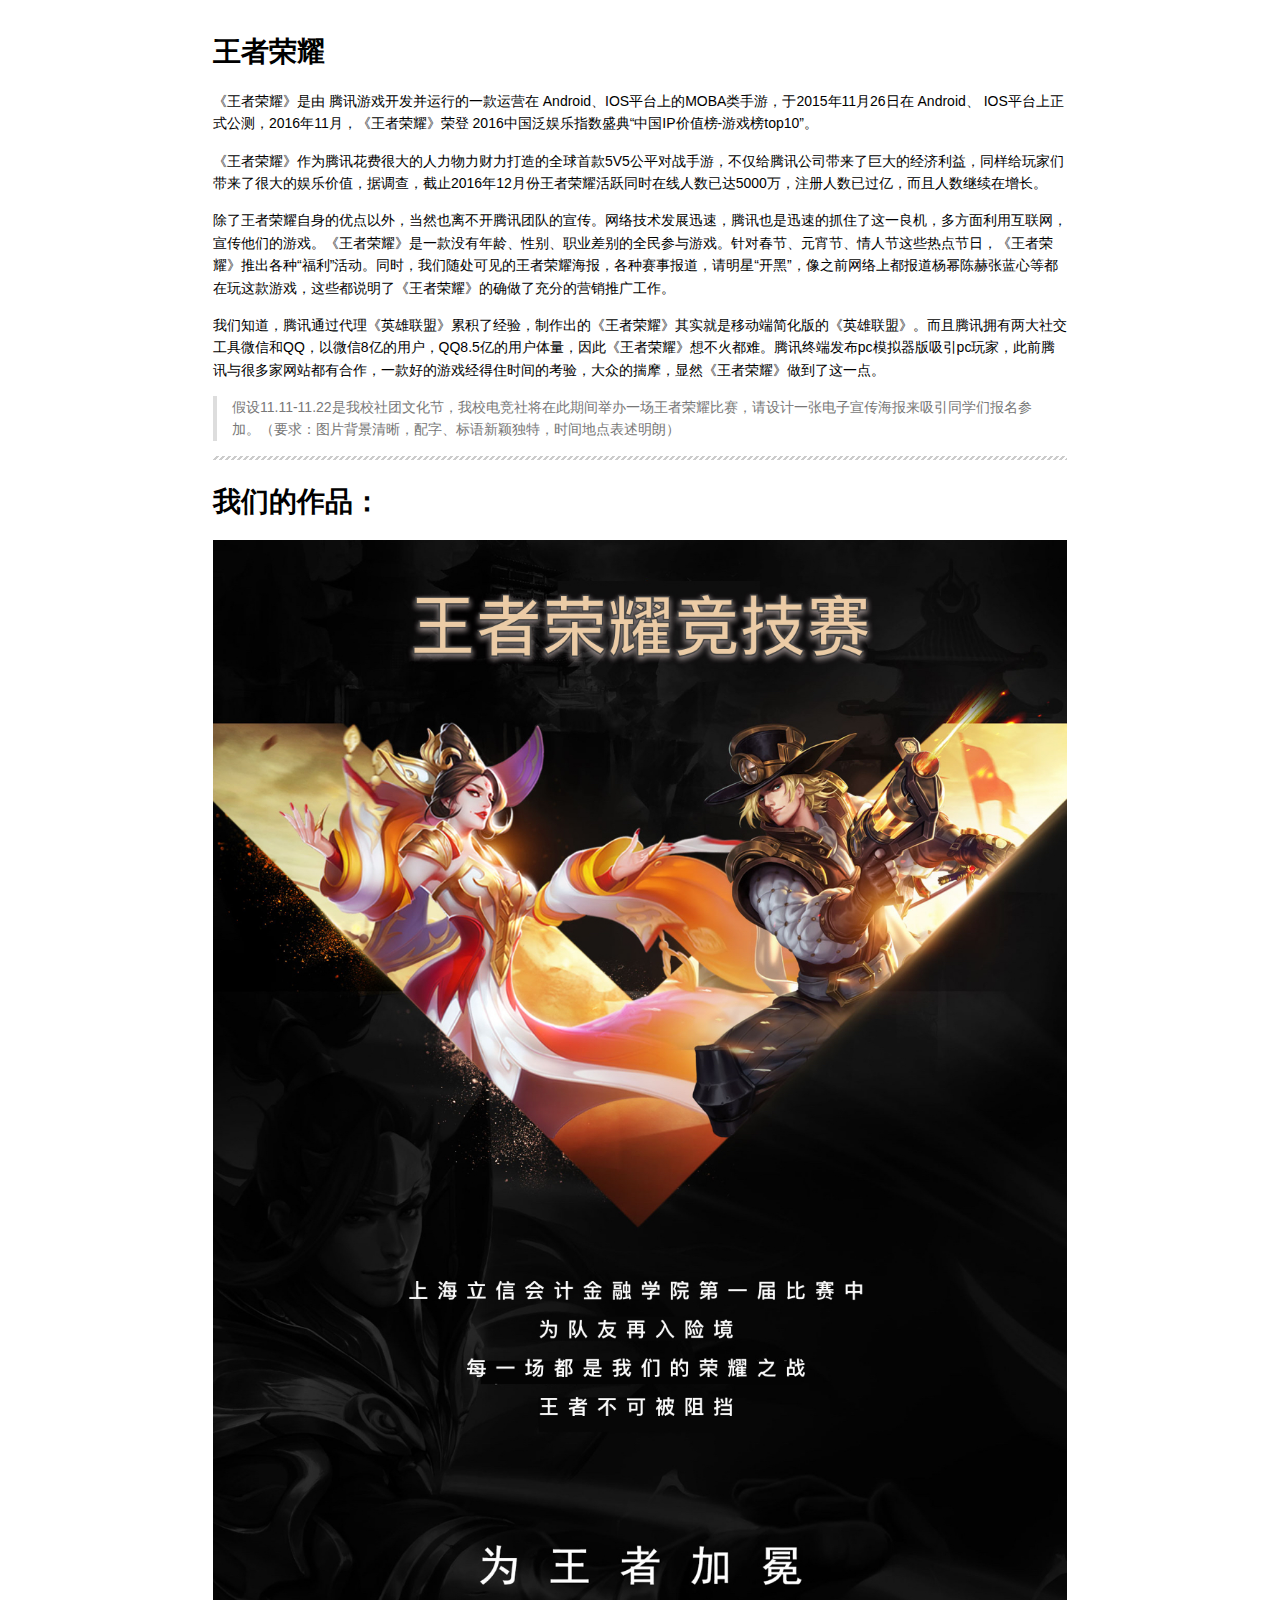
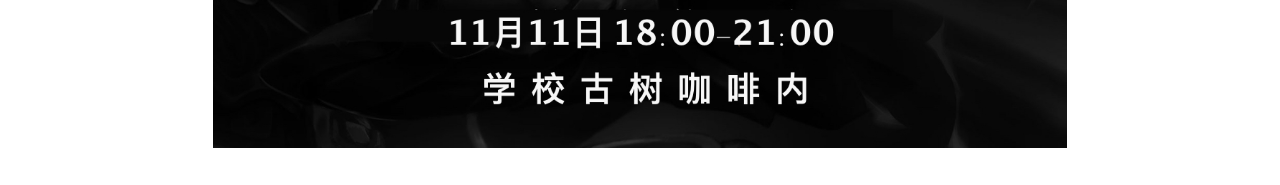
<file: 10.12.html>
<!DOCTYPE html>
<html>

<head>

<meta charset="utf-8">
<meta name="viewport" content="width=device-width, initial-scale=1.0, user-scalable=yes">
<title>10.12</title>


<style type="text/css">
body {
  font-family: Helvetica, arial, sans-serif;
  font-size: 14px;
  line-height: 1.6;
  padding-top: 10px;
  padding-bottom: 10px;
  background-color: white;
  padding: 30px; }

body > *:first-child {
  margin-top: 0 !important; }
body > *:last-child {
  margin-bottom: 0 !important; }

a {
  color: #4183C4; }
a.absent {
  color: #cc0000; }
a.anchor {
  display: block;
  padding-left: 30px;
  margin-left: -30px;
  cursor: pointer;
  position: absolute;
  top: 0;
  left: 0;
  bottom: 0; }

h1, h2, h3, h4, h5, h6 {
  margin: 20px 0 10px;
  padding: 0;
  font-weight: bold;
  -webkit-font-smoothing: antialiased;
  cursor: text;
  position: relative; }

h1:hover a.anchor, h2:hover a.anchor, h3:hover a.anchor, h4:hover a.anchor, h5:hover a.anchor, h6:hover a.anchor {
  background: url([data-uri]) no-repeat 10px center;
  text-decoration: none; }

h1 tt, h1 code {
  font-size: inherit; }

h2 tt, h2 code {
  font-size: inherit; }

h3 tt, h3 code {
  font-size: inherit; }

h4 tt, h4 code {
  font-size: inherit; }

h5 tt, h5 code {
  font-size: inherit; }

h6 tt, h6 code {
  font-size: inherit; }

h1 {
  font-size: 28px;
  color: black; }

h2 {
  font-size: 24px;
  border-bottom: 1px solid #cccccc;
  color: black; }

h3 {
  font-size: 18px; }

h4 {
  font-size: 16px; }

h5 {
  font-size: 14px; }

h6 {
  color: #777777;
  font-size: 14px; }

p, blockquote, ul, ol, dl, li, table, pre {
  margin: 15px 0; }

hr {
  background: transparent url([data-uri]) repeat-x 0 0;
  border: 0 none;
  color: #cccccc;
  height: 4px;
  padding: 0;
}

body > h2:first-child {
  margin-top: 0;
  padding-top: 0; }
body > h1:first-child {
  margin-top: 0;
  padding-top: 0; }
  body > h1:first-child + h2 {
    margin-top: 0;
    padding-top: 0; }
body > h3:first-child, body > h4:first-child, body > h5:first-child, body > h6:first-child {
  margin-top: 0;
  padding-top: 0; }

a:first-child h1, a:first-child h2, a:first-child h3, a:first-child h4, a:first-child h5, a:first-child h6 {
  margin-top: 0;
  padding-top: 0; }

h1 p, h2 p, h3 p, h4 p, h5 p, h6 p {
  margin-top: 0; }

li p.first {
  display: inline-block; }
li {
  margin: 0; }
ul, ol {
  padding-left: 30px; }

ul :first-child, ol :first-child {
  margin-top: 0; }

dl {
  padding: 0; }
  dl dt {
    font-size: 14px;
    font-weight: bold;
    font-style: italic;
    padding: 0;
    margin: 15px 0 5px; }
    dl dt:first-child {
      padding: 0; }
    dl dt > :first-child {
      margin-top: 0; }
    dl dt > :last-child {
      margin-bottom: 0; }
  dl dd {
    margin: 0 0 15px;
    padding: 0 15px; }
    dl dd > :first-child {
      margin-top: 0; }
    dl dd > :last-child {
      margin-bottom: 0; }

blockquote {
  border-left: 4px solid #dddddd;
  padding: 0 15px;
  color: #777777; }
  blockquote > :first-child {
    margin-top: 0; }
  blockquote > :last-child {
    margin-bottom: 0; }

table {
  padding: 0;border-collapse: collapse; }
  table tr {
    border-top: 1px solid #cccccc;
    background-color: white;
    margin: 0;
    padding: 0; }
    table tr:nth-child(2n) {
      background-color: #f8f8f8; }
    table tr th {
      font-weight: bold;
      border: 1px solid #cccccc;
      margin: 0;
      padding: 6px 13px; }
    table tr td {
      border: 1px solid #cccccc;
      margin: 0;
      padding: 6px 13px; }
    table tr th :first-child, table tr td :first-child {
      margin-top: 0; }
    table tr th :last-child, table tr td :last-child {
      margin-bottom: 0; }

img {
  max-width: 100%; }

span.frame {
  display: block;
  overflow: hidden; }
  span.frame > span {
    border: 1px solid #dddddd;
    display: block;
    float: left;
    overflow: hidden;
    margin: 13px 0 0;
    padding: 7px;
    width: auto; }
  span.frame span img {
    display: block;
    float: left; }
  span.frame span span {
    clear: both;
    color: #333333;
    display: block;
    padding: 5px 0 0; }
span.align-center {
  display: block;
  overflow: hidden;
  clear: both; }
  span.align-center > span {
    display: block;
    overflow: hidden;
    margin: 13px auto 0;
    text-align: center; }
  span.align-center span img {
    margin: 0 auto;
    text-align: center; }
span.align-right {
  display: block;
  overflow: hidden;
  clear: both; }
  span.align-right > span {
    display: block;
    overflow: hidden;
    margin: 13px 0 0;
    text-align: right; }
  span.align-right span img {
    margin: 0;
    text-align: right; }
span.float-left {
  display: block;
  margin-right: 13px;
  overflow: hidden;
  float: left; }
  span.float-left span {
    margin: 13px 0 0; }
span.float-right {
  display: block;
  margin-left: 13px;
  overflow: hidden;
  float: right; }
  span.float-right > span {
    display: block;
    overflow: hidden;
    margin: 13px auto 0;
    text-align: right; }

code, tt {
  margin: 0 2px;
  padding: 0 5px;
  white-space: nowrap;
  border: 1px solid #eaeaea;
  background-color: #f8f8f8;
  border-radius: 3px; }

pre code {
  margin: 0;
  padding: 0;
  white-space: pre;
  border: none;
  background: transparent; }

.highlight pre {
  background-color: #f8f8f8;
  border: 1px solid #cccccc;
  font-size: 13px;
  line-height: 19px;
  overflow: auto;
  padding: 6px 10px;
  border-radius: 3px; }

pre {
  background-color: #f8f8f8;
  border: 1px solid #cccccc;
  font-size: 13px;
  line-height: 19px;
  overflow: auto;
  padding: 6px 10px;
  border-radius: 3px; }
  pre code, pre tt {
    background-color: transparent;
    border: none; }

sup {
    font-size: 0.83em;
    vertical-align: super;
    line-height: 0;
}

kbd {
  display: inline-block;
  padding: 3px 5px;
  font-size: 11px;
  line-height: 10px;
  color: #555;
  vertical-align: middle;
  background-color: #fcfcfc;
  border: solid 1px #ccc;
  border-bottom-color: #bbb;
  border-radius: 3px;
  box-shadow: inset 0 -1px 0 #bbb
}

* {
	-webkit-print-color-adjust: exact;
}
@media screen and (min-width: 914px) {
    body {
        width: 854px;
        margin:0 auto;
    }
}
@media print {
	table, pre {
		page-break-inside: avoid;
	}
	pre {
		word-wrap: break-word;
	}
}
</style>


</head>

<body>

<h1 id="toc_0"><strong>王者荣耀</strong></h1>

<p>《王者荣耀》是由 腾讯游戏开发并运行的一款运营在 Android、IOS平台上的MOBA类手游，于2015年11月26日在 Android、 IOS平台上正式公测，2016年11月，《王者荣耀》荣登 2016中国泛娱乐指数盛典“中国IP价值榜-游戏榜top10”。</p>

<p>《王者荣耀》作为腾讯花费很大的人力物力财力打造的全球首款5V5公平对战手游，不仅给腾讯公司带来了巨大的经济利益，同样给玩家们带来了很大的娱乐价值，据调查，截止2016年12月份王者荣耀活跃同时在线人数已达5000万，注册人数已过亿，而且人数继续在增长。</p>

<p>除了王者荣耀自身的优点以外，当然也离不开腾讯团队的宣传。网络技术发展迅速，腾讯也是迅速的抓住了这一良机，多方面利用互联网，宣传他们的游戏。《王者荣耀》是一款没有年龄、性别、职业差别的全民参与游戏。针对春节、元宵节、情人节这些热点节日，《王者荣耀》推出各种“福利”活动。同时，我们随处可见的王者荣耀海报，各种赛事报道，请明星“开黑”，像之前网络上都报道杨幂陈赫张蓝心等都在玩这款游戏，这些都说明了《王者荣耀》的确做了充分的营销推广工作。</p>

<p>我们知道，腾讯通过代理《英雄联盟》累积了经验，制作出的《王者荣耀》其实就是移动端简化版的《英雄联盟》。而且腾讯拥有两大社交工具微信和QQ，以微信8亿的用户，QQ8.5亿的用户体量，因此《王者荣耀》想不火都难。腾讯终端发布pc模拟器版吸引pc玩家，此前腾讯与很多家网站都有合作，一款好的游戏经得住时间的考验，大众的揣摩，显然《王者荣耀》做到了这一点。</p>

<blockquote>
<p>假设11.11-11.22是我校社团文化节，我校电竞社将在此期间举办一场王者荣耀比赛，请设计一张电子宣传海报来吸引同学们报名参加。（要求：图片背景清晰，配字、标语新颖独特，时间地点表述明朗）</p>
</blockquote>

<hr>

<h1 id="toc_1">我们的作品：</h1>

<p><img src="images/10.12_1.jpg" alt=""></p>




</body>

</html>
</file>
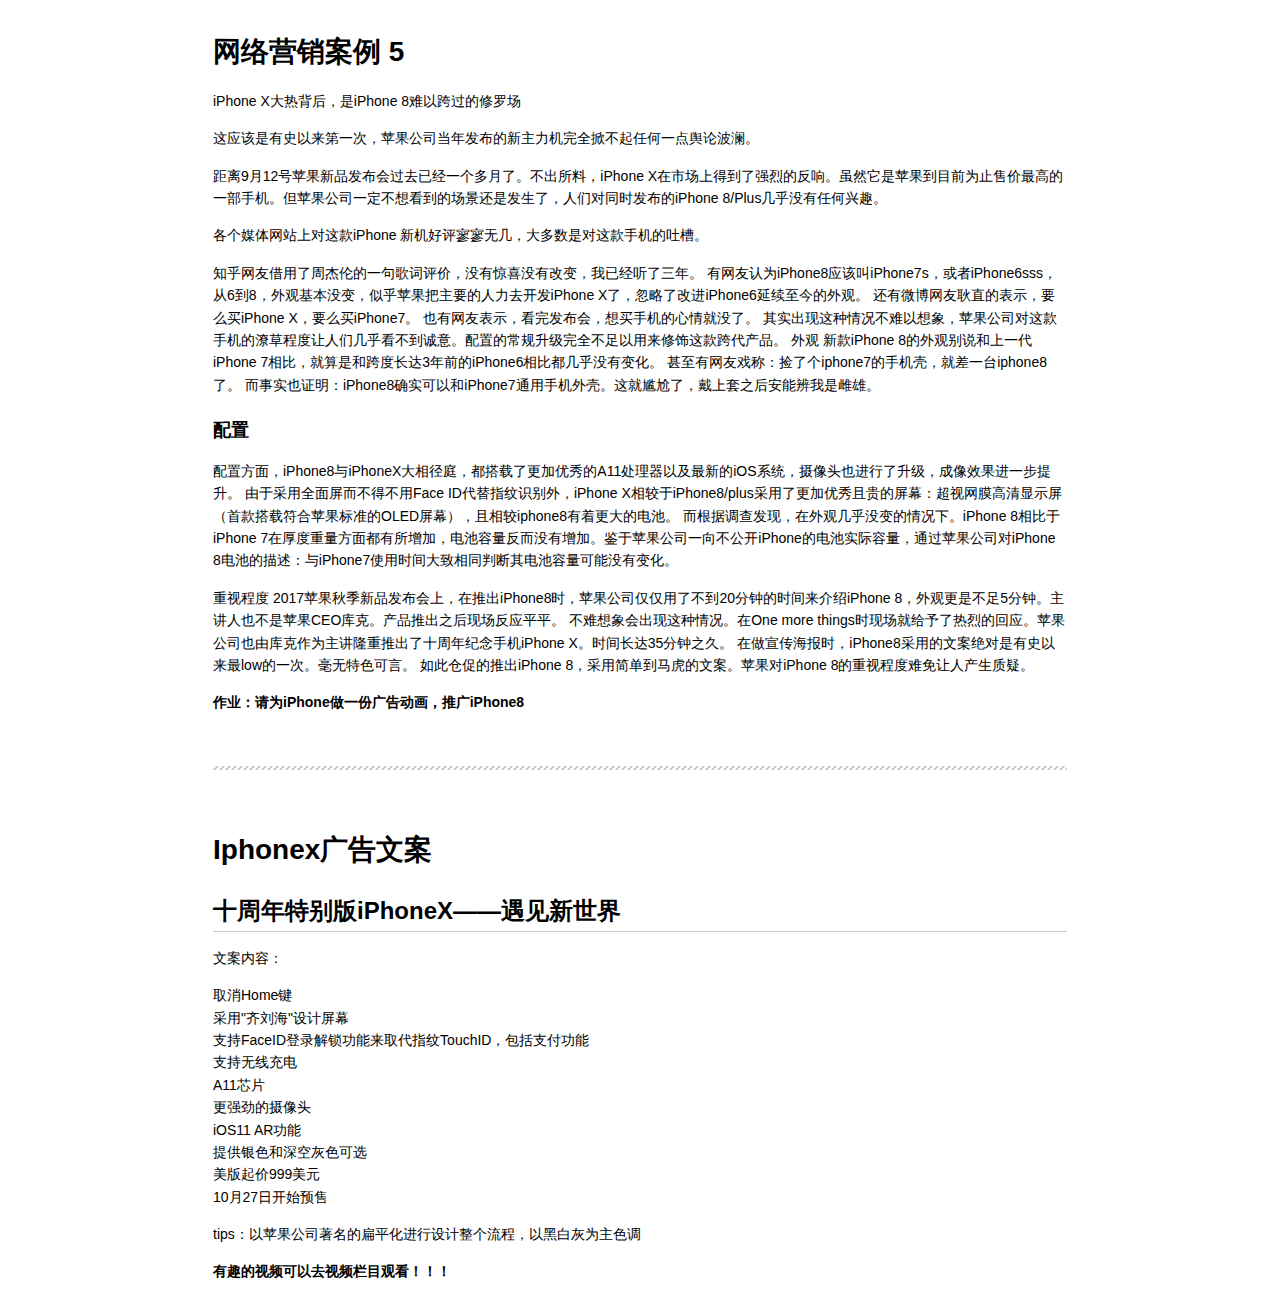
<file: 10.19.html>
<!DOCTYPE html>
<html>

<head>

<meta charset="utf-8">
<meta name="viewport" content="width=device-width, initial-scale=1.0, user-scalable=yes">
<title>10.19</title>


<style type="text/css">
body {
  font-family: Helvetica, arial, sans-serif;
  font-size: 14px;
  line-height: 1.6;
  padding-top: 10px;
  padding-bottom: 10px;
  background-color: white;
  padding: 30px; }

body > *:first-child {
  margin-top: 0 !important; }
body > *:last-child {
  margin-bottom: 0 !important; }

a {
  color: #4183C4; }
a.absent {
  color: #cc0000; }
a.anchor {
  display: block;
  padding-left: 30px;
  margin-left: -30px;
  cursor: pointer;
  position: absolute;
  top: 0;
  left: 0;
  bottom: 0; }

h1, h2, h3, h4, h5, h6 {
  margin: 20px 0 10px;
  padding: 0;
  font-weight: bold;
  -webkit-font-smoothing: antialiased;
  cursor: text;
  position: relative; }

h1:hover a.anchor, h2:hover a.anchor, h3:hover a.anchor, h4:hover a.anchor, h5:hover a.anchor, h6:hover a.anchor {
  background: url([data-uri]) no-repeat 10px center;
  text-decoration: none; }

h1 tt, h1 code {
  font-size: inherit; }

h2 tt, h2 code {
  font-size: inherit; }

h3 tt, h3 code {
  font-size: inherit; }

h4 tt, h4 code {
  font-size: inherit; }

h5 tt, h5 code {
  font-size: inherit; }

h6 tt, h6 code {
  font-size: inherit; }

h1 {
  font-size: 28px;
  color: black; }

h2 {
  font-size: 24px;
  border-bottom: 1px solid #cccccc;
  color: black; }

h3 {
  font-size: 18px; }

h4 {
  font-size: 16px; }

h5 {
  font-size: 14px; }

h6 {
  color: #777777;
  font-size: 14px; }

p, blockquote, ul, ol, dl, li, table, pre {
  margin: 15px 0; }

hr {
  background: transparent url([data-uri]) repeat-x 0 0;
  border: 0 none;
  color: #cccccc;
  height: 4px;
  padding: 0;
}

body > h2:first-child {
  margin-top: 0;
  padding-top: 0; }
body > h1:first-child {
  margin-top: 0;
  padding-top: 0; }
  body > h1:first-child + h2 {
    margin-top: 0;
    padding-top: 0; }
body > h3:first-child, body > h4:first-child, body > h5:first-child, body > h6:first-child {
  margin-top: 0;
  padding-top: 0; }

a:first-child h1, a:first-child h2, a:first-child h3, a:first-child h4, a:first-child h5, a:first-child h6 {
  margin-top: 0;
  padding-top: 0; }

h1 p, h2 p, h3 p, h4 p, h5 p, h6 p {
  margin-top: 0; }

li p.first {
  display: inline-block; }
li {
  margin: 0; }
ul, ol {
  padding-left: 30px; }

ul :first-child, ol :first-child {
  margin-top: 0; }

dl {
  padding: 0; }
  dl dt {
    font-size: 14px;
    font-weight: bold;
    font-style: italic;
    padding: 0;
    margin: 15px 0 5px; }
    dl dt:first-child {
      padding: 0; }
    dl dt > :first-child {
      margin-top: 0; }
    dl dt > :last-child {
      margin-bottom: 0; }
  dl dd {
    margin: 0 0 15px;
    padding: 0 15px; }
    dl dd > :first-child {
      margin-top: 0; }
    dl dd > :last-child {
      margin-bottom: 0; }

blockquote {
  border-left: 4px solid #dddddd;
  padding: 0 15px;
  color: #777777; }
  blockquote > :first-child {
    margin-top: 0; }
  blockquote > :last-child {
    margin-bottom: 0; }

table {
  padding: 0;border-collapse: collapse; }
  table tr {
    border-top: 1px solid #cccccc;
    background-color: white;
    margin: 0;
    padding: 0; }
    table tr:nth-child(2n) {
      background-color: #f8f8f8; }
    table tr th {
      font-weight: bold;
      border: 1px solid #cccccc;
      margin: 0;
      padding: 6px 13px; }
    table tr td {
      border: 1px solid #cccccc;
      margin: 0;
      padding: 6px 13px; }
    table tr th :first-child, table tr td :first-child {
      margin-top: 0; }
    table tr th :last-child, table tr td :last-child {
      margin-bottom: 0; }

img {
  max-width: 100%; }

span.frame {
  display: block;
  overflow: hidden; }
  span.frame > span {
    border: 1px solid #dddddd;
    display: block;
    float: left;
    overflow: hidden;
    margin: 13px 0 0;
    padding: 7px;
    width: auto; }
  span.frame span img {
    display: block;
    float: left; }
  span.frame span span {
    clear: both;
    color: #333333;
    display: block;
    padding: 5px 0 0; }
span.align-center {
  display: block;
  overflow: hidden;
  clear: both; }
  span.align-center > span {
    display: block;
    overflow: hidden;
    margin: 13px auto 0;
    text-align: center; }
  span.align-center span img {
    margin: 0 auto;
    text-align: center; }
span.align-right {
  display: block;
  overflow: hidden;
  clear: both; }
  span.align-right > span {
    display: block;
    overflow: hidden;
    margin: 13px 0 0;
    text-align: right; }
  span.align-right span img {
    margin: 0;
    text-align: right; }
span.float-left {
  display: block;
  margin-right: 13px;
  overflow: hidden;
  float: left; }
  span.float-left span {
    margin: 13px 0 0; }
span.float-right {
  display: block;
  margin-left: 13px;
  overflow: hidden;
  float: right; }
  span.float-right > span {
    display: block;
    overflow: hidden;
    margin: 13px auto 0;
    text-align: right; }

code, tt {
  margin: 0 2px;
  padding: 0 5px;
  white-space: nowrap;
  border: 1px solid #eaeaea;
  background-color: #f8f8f8;
  border-radius: 3px; }

pre code {
  margin: 0;
  padding: 0;
  white-space: pre;
  border: none;
  background: transparent; }

.highlight pre {
  background-color: #f8f8f8;
  border: 1px solid #cccccc;
  font-size: 13px;
  line-height: 19px;
  overflow: auto;
  padding: 6px 10px;
  border-radius: 3px; }

pre {
  background-color: #f8f8f8;
  border: 1px solid #cccccc;
  font-size: 13px;
  line-height: 19px;
  overflow: auto;
  padding: 6px 10px;
  border-radius: 3px; }
  pre code, pre tt {
    background-color: transparent;
    border: none; }

sup {
    font-size: 0.83em;
    vertical-align: super;
    line-height: 0;
}

kbd {
  display: inline-block;
  padding: 3px 5px;
  font-size: 11px;
  line-height: 10px;
  color: #555;
  vertical-align: middle;
  background-color: #fcfcfc;
  border: solid 1px #ccc;
  border-bottom-color: #bbb;
  border-radius: 3px;
  box-shadow: inset 0 -1px 0 #bbb
}

* {
	-webkit-print-color-adjust: exact;
}
@media screen and (min-width: 914px) {
    body {
        width: 854px;
        margin:0 auto;
    }
}
@media print {
	table, pre {
		page-break-inside: avoid;
	}
	pre {
		word-wrap: break-word;
	}
}
</style>


</head>

<body>

<h1 id="toc_0">网络营销案例 5</h1>

<p>iPhone X大热背后，是iPhone 8难以跨过的修罗场</p>

<p>这应该是有史以来第一次，苹果公司当年发布的新主力机完全掀不起任何一点舆论波澜。</p>

<p>距离9月12号苹果新品发布会过去已经一个多月了。不出所料，iPhone X在市场上得到了强烈的反响。虽然它是苹果到目前为止售价最高的一部手机。但苹果公司一定不想看到的场景还是发生了，人们对同时发布的iPhone 8/Plus几乎没有任何兴趣。</p>

<p>各个媒体网站上对这款iPhone 新机好评寥寥无几，大多数是对这款手机的吐槽。</p>

<p>知乎网友借用了周杰伦的一句歌词评价，没有惊喜没有改变，我已经听了三年。
有网友认为iPhone8应该叫iPhone7s，或者iPhone6sss，从6到8，外观基本没变，似乎苹果把主要的人力去开发iPhone X了，忽略了改进iPhone6延续至今的外观。
还有微博网友耿直的表示，要么买iPhone X，要么买iPhone7。
也有网友表示，看完发布会，想买手机的心情就没了。
其实出现这种情况不难以想象，苹果公司对这款手机的潦草程度让人们几乎看不到诚意。配置的常规升级完全不足以用来修饰这款跨代产品。
外观
新款iPhone 8的外观别说和上一代iPhone 7相比，就算是和跨度长达3年前的iPhone6相比都几乎没有变化。
甚至有网友戏称：捡了个iphone7的手机壳，就差一台iphone8了。
而事实也证明：iPhone8确实可以和iPhone7通用手机外壳。这就尴尬了，戴上套之后安能辨我是雌雄。</p>

<h3 id="toc_1">配置</h3>

<p>配置方面，iPhone8与iPhoneX大相径庭，都搭载了更加优秀的A11处理器以及最新的iOS系统，摄像头也进行了升级，成像效果进一步提升。
由于采用全面屏而不得不用Face ID代替指纹识别外，iPhone X相较于iPhone8/plus采用了更加优秀且贵的屏幕：超视网膜高清显示屏（首款搭载符合苹果标准的OLED屏幕），且相较iphone8有着更大的电池。
而根据调查发现，在外观几乎没变的情况下。iPhone 8相比于iPhone 7在厚度重量方面都有所增加，电池容量反而没有增加。鉴于苹果公司一向不公开iPhone的电池实际容量，通过苹果公司对iPhone 8电池的描述：与iPhone7使用时间大致相同判断其电池容量可能没有变化。</p>

<p>重视程度
2017苹果秋季新品发布会上，在推出iPhone8时，苹果公司仅仅用了不到20分钟的时间来介绍iPhone 8，外观更是不足5分钟。主讲人也不是苹果CEO库克。产品推出之后现场反应平平。
不难想象会出现这种情况。在One more things时现场就给予了热烈的回应。苹果公司也由库克作为主讲隆重推出了十周年纪念手机iPhone X。时间长达35分钟之久。
在做宣传海报时，iPhone8采用的文案绝对是有史以来最low的一次。毫无特色可言。
如此仓促的推出iPhone 8，采用简单到马虎的文案。苹果对iPhone 8的重视程度难免让人产生质疑。</p>

<p><strong>作业：请为iPhone做一份广告动画，推广iPhone8</strong></p>

<p><br></p>

<hr>

<p><br></p>

<h1 id="toc_2">Iphonex广告文案</h1>

<h2 id="toc_3">十周年特别版iPhoneX——遇见新世界</h2>

<p>文案内容：</p>

<p>取消Home键<br>
采用&quot;齐刘海&quot;设计屏幕<br>
支持FaceID登录解锁功能来取代指纹TouchID，包括支付功能<br>
支持无线充电<br>
A11芯片<br>
更强劲的摄像头<br>
iOS11 AR功能<br>
提供银色和深空灰色可选<br>
美版起价999美元<br>
10月27日开始预售<br></p>

<p>tips：以苹果公司著名的扁平化进行设计整个流程，以黑白灰为主色调</p>

<p><strong>有趣的视频可以去视频栏目观看！！！</strong></p>




</body>

</html>
</file>
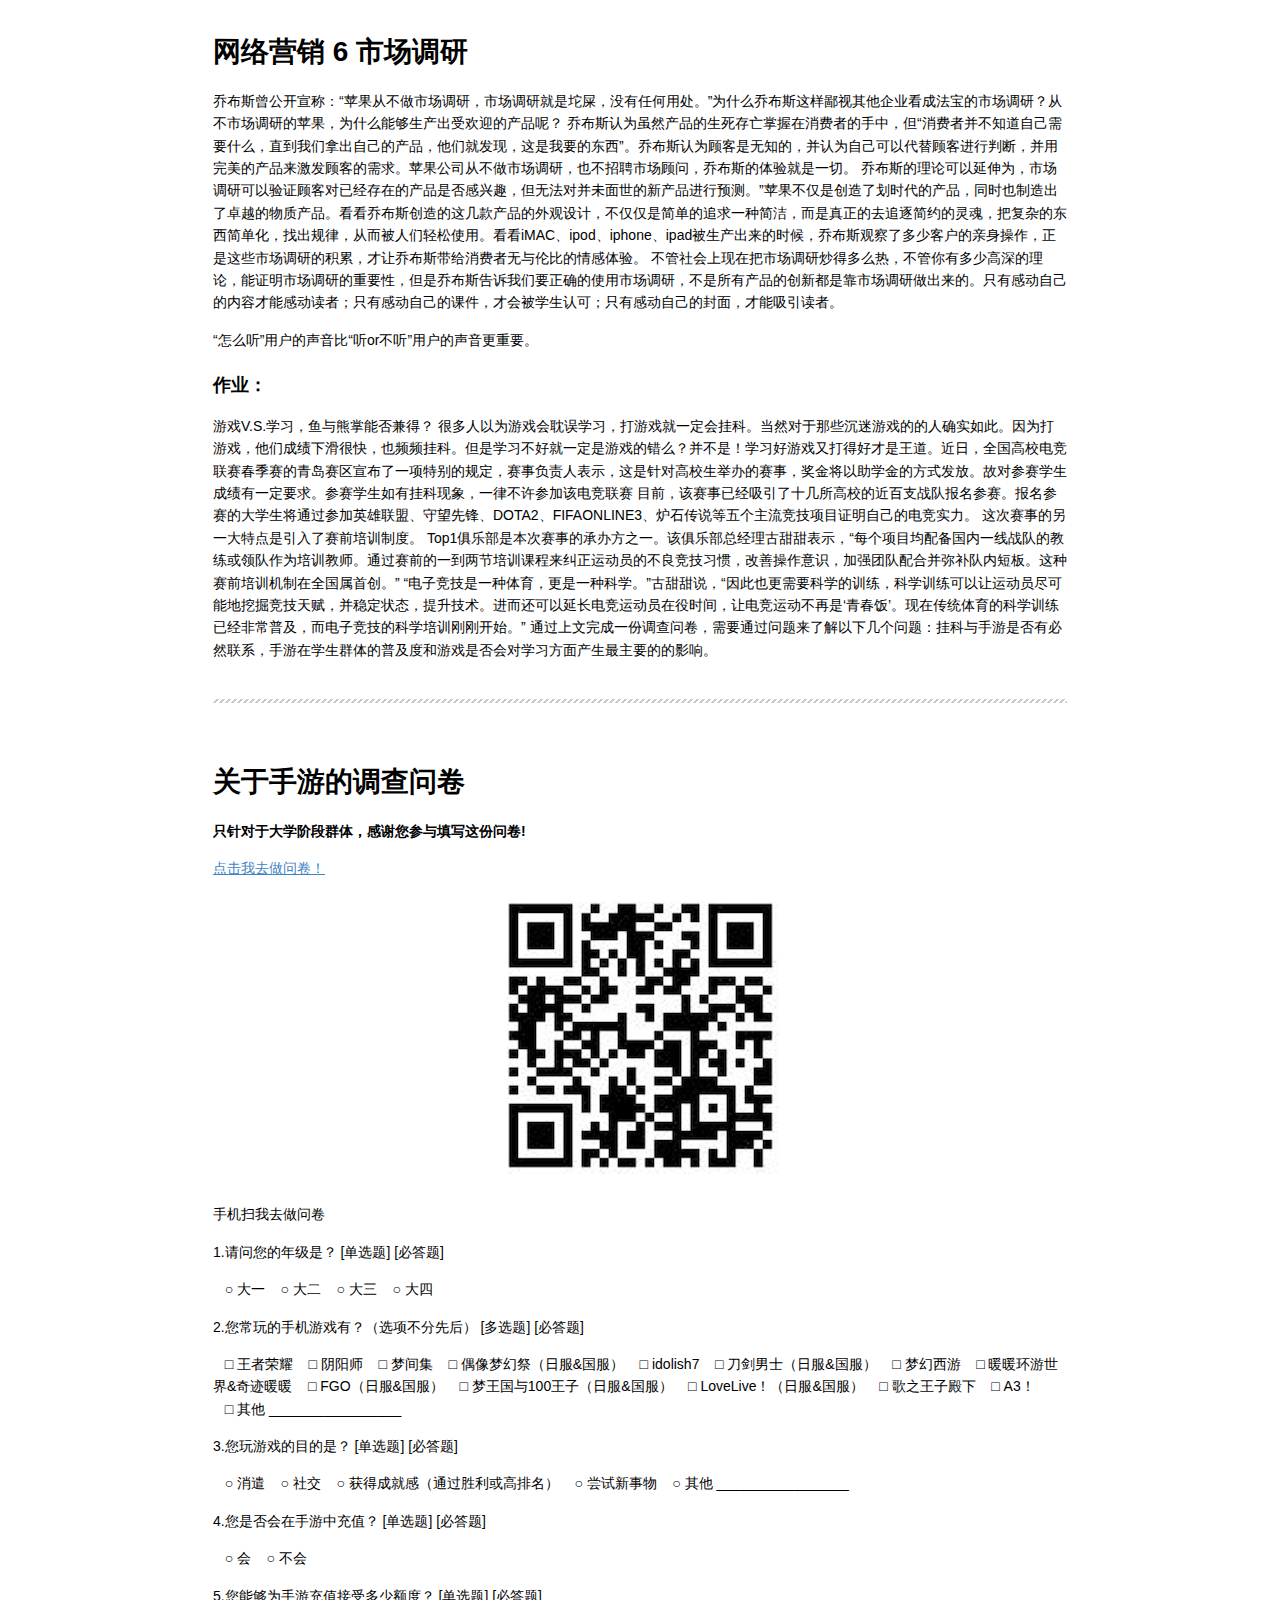
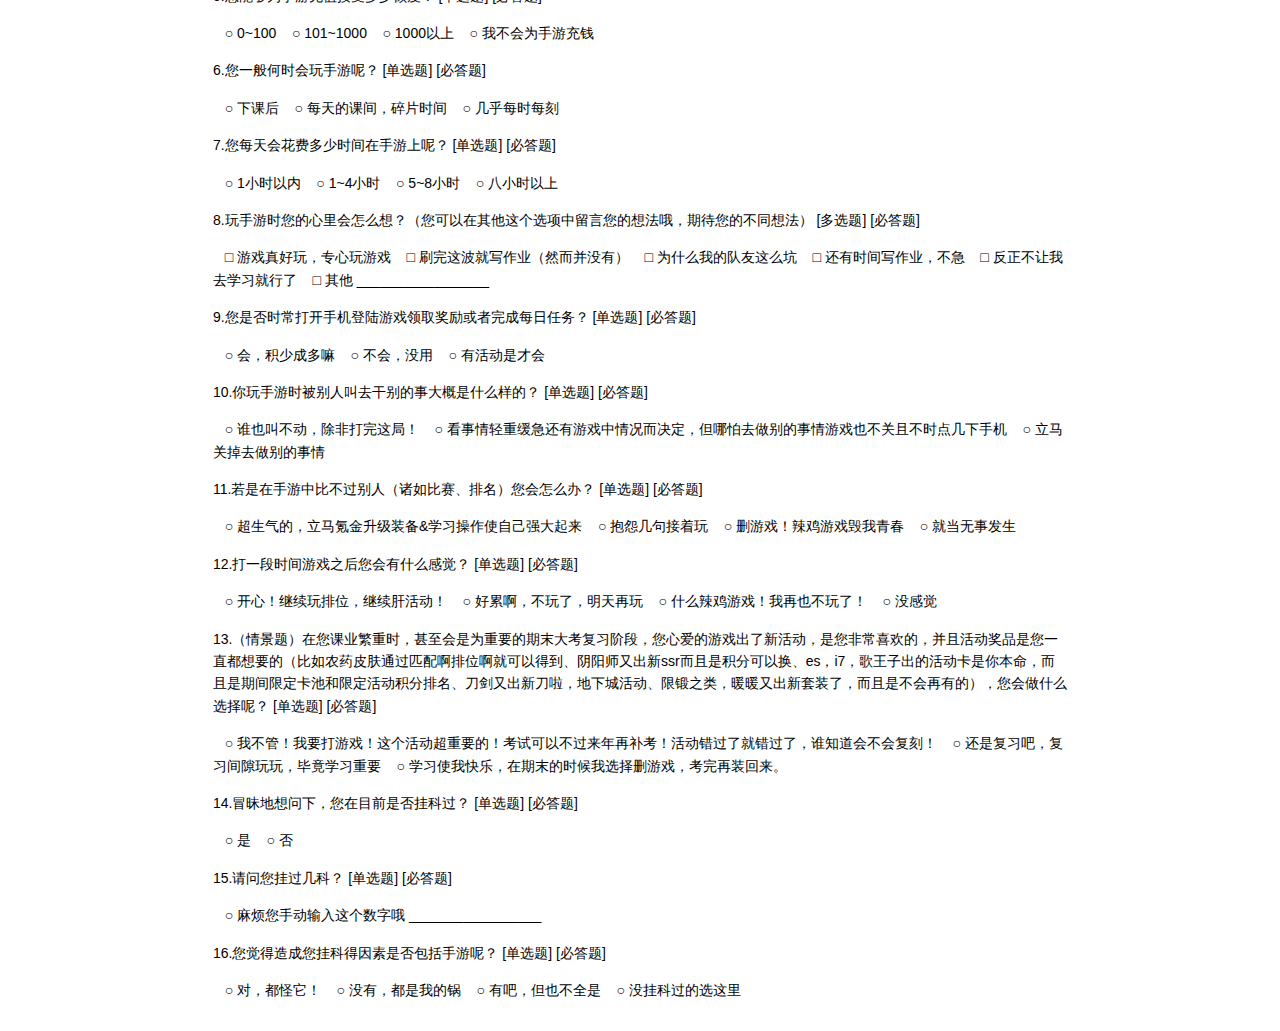
<file: 10.26.html>
<!DOCTYPE html>
<html>

<head>

<meta charset="utf-8">
<meta name="viewport" content="width=device-width, initial-scale=1.0, user-scalable=yes">
<title>10.26</title>


<style type="text/css">
body {
  font-family: Helvetica, arial, sans-serif;
  font-size: 14px;
  line-height: 1.6;
  padding-top: 10px;
  padding-bottom: 10px;
  background-color: white;
  padding: 30px; }

body > *:first-child {
  margin-top: 0 !important; }
body > *:last-child {
  margin-bottom: 0 !important; }

a {
  color: #4183C4; }
a.absent {
  color: #cc0000; }
a.anchor {
  display: block;
  padding-left: 30px;
  margin-left: -30px;
  cursor: pointer;
  position: absolute;
  top: 0;
  left: 0;
  bottom: 0; }

h1, h2, h3, h4, h5, h6 {
  margin: 20px 0 10px;
  padding: 0;
  font-weight: bold;
  -webkit-font-smoothing: antialiased;
  cursor: text;
  position: relative; }

h1:hover a.anchor, h2:hover a.anchor, h3:hover a.anchor, h4:hover a.anchor, h5:hover a.anchor, h6:hover a.anchor {
  background: url([data-uri]) no-repeat 10px center;
  text-decoration: none; }

h1 tt, h1 code {
  font-size: inherit; }

h2 tt, h2 code {
  font-size: inherit; }

h3 tt, h3 code {
  font-size: inherit; }

h4 tt, h4 code {
  font-size: inherit; }

h5 tt, h5 code {
  font-size: inherit; }

h6 tt, h6 code {
  font-size: inherit; }

h1 {
  font-size: 28px;
  color: black; }

h2 {
  font-size: 24px;
  border-bottom: 1px solid #cccccc;
  color: black; }

h3 {
  font-size: 18px; }

h4 {
  font-size: 16px; }

h5 {
  font-size: 14px; }

h6 {
  color: #777777;
  font-size: 14px; }

p, blockquote, ul, ol, dl, li, table, pre {
  margin: 15px 0; }

hr {
  background: transparent url([data-uri]) repeat-x 0 0;
  border: 0 none;
  color: #cccccc;
  height: 4px;
  padding: 0;
}

body > h2:first-child {
  margin-top: 0;
  padding-top: 0; }
body > h1:first-child {
  margin-top: 0;
  padding-top: 0; }
  body > h1:first-child + h2 {
    margin-top: 0;
    padding-top: 0; }
body > h3:first-child, body > h4:first-child, body > h5:first-child, body > h6:first-child {
  margin-top: 0;
  padding-top: 0; }

a:first-child h1, a:first-child h2, a:first-child h3, a:first-child h4, a:first-child h5, a:first-child h6 {
  margin-top: 0;
  padding-top: 0; }

h1 p, h2 p, h3 p, h4 p, h5 p, h6 p {
  margin-top: 0; }

li p.first {
  display: inline-block; }
li {
  margin: 0; }
ul, ol {
  padding-left: 30px; }

ul :first-child, ol :first-child {
  margin-top: 0; }

dl {
  padding: 0; }
  dl dt {
    font-size: 14px;
    font-weight: bold;
    font-style: italic;
    padding: 0;
    margin: 15px 0 5px; }
    dl dt:first-child {
      padding: 0; }
    dl dt > :first-child {
      margin-top: 0; }
    dl dt > :last-child {
      margin-bottom: 0; }
  dl dd {
    margin: 0 0 15px;
    padding: 0 15px; }
    dl dd > :first-child {
      margin-top: 0; }
    dl dd > :last-child {
      margin-bottom: 0; }

blockquote {
  border-left: 4px solid #dddddd;
  padding: 0 15px;
  color: #777777; }
  blockquote > :first-child {
    margin-top: 0; }
  blockquote > :last-child {
    margin-bottom: 0; }

table {
  padding: 0;border-collapse: collapse; }
  table tr {
    border-top: 1px solid #cccccc;
    background-color: white;
    margin: 0;
    padding: 0; }
    table tr:nth-child(2n) {
      background-color: #f8f8f8; }
    table tr th {
      font-weight: bold;
      border: 1px solid #cccccc;
      margin: 0;
      padding: 6px 13px; }
    table tr td {
      border: 1px solid #cccccc;
      margin: 0;
      padding: 6px 13px; }
    table tr th :first-child, table tr td :first-child {
      margin-top: 0; }
    table tr th :last-child, table tr td :last-child {
      margin-bottom: 0; }

img {
  max-width: 100%; }

span.frame {
  display: block;
  overflow: hidden; }
  span.frame > span {
    border: 1px solid #dddddd;
    display: block;
    float: left;
    overflow: hidden;
    margin: 13px 0 0;
    padding: 7px;
    width: auto; }
  span.frame span img {
    display: block;
    float: left; }
  span.frame span span {
    clear: both;
    color: #333333;
    display: block;
    padding: 5px 0 0; }
span.align-center {
  display: block;
  overflow: hidden;
  clear: both; }
  span.align-center > span {
    display: block;
    overflow: hidden;
    margin: 13px auto 0;
    text-align: center; }
  span.align-center span img {
    margin: 0 auto;
    text-align: center; }
span.align-right {
  display: block;
  overflow: hidden;
  clear: both; }
  span.align-right > span {
    display: block;
    overflow: hidden;
    margin: 13px 0 0;
    text-align: right; }
  span.align-right span img {
    margin: 0;
    text-align: right; }
span.float-left {
  display: block;
  margin-right: 13px;
  overflow: hidden;
  float: left; }
  span.float-left span {
    margin: 13px 0 0; }
span.float-right {
  display: block;
  margin-left: 13px;
  overflow: hidden;
  float: right; }
  span.float-right > span {
    display: block;
    overflow: hidden;
    margin: 13px auto 0;
    text-align: right; }

code, tt {
  margin: 0 2px;
  padding: 0 5px;
  white-space: nowrap;
  border: 1px solid #eaeaea;
  background-color: #f8f8f8;
  border-radius: 3px; }

pre code {
  margin: 0;
  padding: 0;
  white-space: pre;
  border: none;
  background: transparent; }

.highlight pre {
  background-color: #f8f8f8;
  border: 1px solid #cccccc;
  font-size: 13px;
  line-height: 19px;
  overflow: auto;
  padding: 6px 10px;
  border-radius: 3px; }

pre {
  background-color: #f8f8f8;
  border: 1px solid #cccccc;
  font-size: 13px;
  line-height: 19px;
  overflow: auto;
  padding: 6px 10px;
  border-radius: 3px; }
  pre code, pre tt {
    background-color: transparent;
    border: none; }

sup {
    font-size: 0.83em;
    vertical-align: super;
    line-height: 0;
}

kbd {
  display: inline-block;
  padding: 3px 5px;
  font-size: 11px;
  line-height: 10px;
  color: #555;
  vertical-align: middle;
  background-color: #fcfcfc;
  border: solid 1px #ccc;
  border-bottom-color: #bbb;
  border-radius: 3px;
  box-shadow: inset 0 -1px 0 #bbb
}

* {
	-webkit-print-color-adjust: exact;
}
@media screen and (min-width: 914px) {
    body {
        width: 854px;
        margin:0 auto;
    }
}
@media print {
	table, pre {
		page-break-inside: avoid;
	}
	pre {
		word-wrap: break-word;
	}
}
</style>


</head>

<body>

<h1 id="toc_0">网络营销 6 市场调研</h1>

<p>乔布斯曾公开宣称：“苹果从不做市场调研，市场调研就是坨屎，没有任何用处。”为什么乔布斯这样鄙视其他企业看成法宝的市场调研？从不市场调研的苹果，为什么能够生产出受欢迎的产品呢？
乔布斯认为虽然产品的生死存亡掌握在消费者的手中，但“消费者并不知道自己需要什么，直到我们拿出自己的产品，他们就发现，这是我要的东西”。乔布斯认为顾客是无知的，并认为自己可以代替顾客进行判断，并用完美的产品来激发顾客的需求。苹果公司从不做市场调研，也不招聘市场顾问，乔布斯的体验就是一切。
乔布斯的理论可以延伸为，市场调研可以验证顾客对已经存在的产品是否感兴趣，但无法对并未面世的新产品进行预测。”苹果不仅是创造了划时代的产品，同时也制造出了卓越的物质产品。看看乔布斯创造的这几款产品的外观设计，不仅仅是简单的追求一种简洁，而是真正的去追逐简约的灵魂，把复杂的东西简单化，找出规律，从而被人们轻松使用。看看iMAC、ipod、iphone、ipad被生产出来的时候，乔布斯观察了多少客户的亲身操作，正是这些市场调研的积累，才让乔布斯带给消费者无与伦比的情感体验。
不管社会上现在把市场调研炒得多么热，不管你有多少高深的理论，能证明市场调研的重要性，但是乔布斯告诉我们要正确的使用市场调研，不是所有产品的创新都是靠市场调研做出来的。只有感动自己的内容才能感动读者；只有感动自己的课件，才会被学生认可；只有感动自己的封面，才能吸引读者。</p>

<p>“怎么听”用户的声音比“听or不听”用户的声音更重要。</p>

<h3 id="toc_1">作业：</h3>

<p>游戏V.S.学习，鱼与熊掌能否兼得？
很多人以为游戏会耽误学习，打游戏就一定会挂科。当然对于那些沉迷游戏的的人确实如此。因为打游戏，他们成绩下滑很快，也频频挂科。但是学习不好就一定是游戏的错么？并不是！学习好游戏又打得好才是王道。近日，全国高校电竞联赛春季赛的青岛赛区宣布了一项特别的规定，赛事负责人表示，这是针对高校生举办的赛事，奖金将以助学金的方式发放。故对参赛学生成绩有一定要求。参赛学生如有挂科现象，一律不许参加该电竞联赛 目前，该赛事已经吸引了十几所高校的近百支战队报名参赛。报名参赛的大学生将通过参加英雄联盟、守望先锋、DOTA2、FIFAONLINE3、炉石传说等五个主流竞技项目证明自己的电竞实力。  这次赛事的另一大特点是引入了赛前培训制度。 Top1俱乐部是本次赛事的承办方之一。该俱乐部总经理古甜甜表示，“每个项目均配备国内一线战队的教练或领队作为培训教师。通过赛前的一到两节培训课程来纠正运动员的不良竞技习惯，改善操作意识，加强团队配合并弥补队内短板。这种赛前培训机制在全国属首创。” “电子竞技是一种体育，更是一种科学。”古甜甜说，“因此也更需要科学的训练，科学训练可以让运动员尽可能地挖掘竞技天赋，并稳定状态，提升技术。进而还可以延长电竞运动员在役时间，让电竞运动不再是‘青春饭’。现在传统体育的科学训练已经非常普及，而电子竞技的科学培训刚刚开始。”
通过上文完成一份调查问卷，需要通过问题来了解以下几个问题：挂科与手游是否有必然联系，手游在学生群体的普及度和游戏是否会对学习方面产生最主要的的影响。
<br>
<br></p>

<hr>

<p><br></p>

<h1 id="toc_2">关于手游的调查问卷</h1>

<p><strong>只针对于大学阶段群体，感谢您参与填写这份问卷!</strong></p>

<p><a href="https://www.wjx.cn/jq/17547839.aspx">点击我去做问卷！</a>
<div align='center'>
<img src="images/10.26_1.png" alt="手机扫我去做问卷">
</div><br>手机扫我去做问卷</p>

<p>1.请问您的年级是？ [单选题] [必答题]</p>

<p>   ○ 大一
   ○ 大二
   ○ 大三
   ○ 大四</p>

<p>2.您常玩的手机游戏有？（选项不分先后） [多选题] [必答题]</p>

<p>   □ 王者荣耀
   □ 阴阳师
   □ 梦间集
   □ 偶像梦幻祭（日服&amp;国服）
   □ idolish7
   □ 刀剑男士（日服&amp;国服）
   □ 梦幻西游
   □ 暖暖环游世界&amp;奇迹暖暖
   □ FGO（日服&amp;国服）
   □ 梦王国与100王子（日服&amp;国服）
   □ LoveLive！（日服&amp;国服）
   □ 歌之王子殿下
   □ A3！
   □ 其他 _________________</p>

<p>3.您玩游戏的目的是？ [单选题] [必答题]</p>

<p>   ○ 消遣
   ○ 社交
   ○ 获得成就感（通过胜利或高排名）
   ○ 尝试新事物
   ○ 其他 _________________</p>

<p>4.您是否会在手游中充值？ [单选题] [必答题]</p>

<p>   ○ 会
   ○ 不会</p>

<p>5.您能够为手游充值接受多少额度？ [单选题] [必答题]</p>

<p>   ○ 0~100
   ○ 101~1000
   ○ 1000以上
   ○ 我不会为手游充钱</p>

<p>6.您一般何时会玩手游呢？ [单选题] [必答题]</p>

<p>   ○ 下课后
   ○ 每天的课间，碎片时间
   ○ 几乎每时每刻</p>

<p>7.您每天会花费多少时间在手游上呢？ [单选题] [必答题]</p>

<p>   ○ 1小时以内
   ○ 1~4小时
   ○ 5~8小时
   ○ 八小时以上</p>

<p>8.玩手游时您的心里会怎么想？（您可以在其他这个选项中留言您的想法哦，期待您的不同想法） [多选题] [必答题]</p>

<p>   □ 游戏真好玩，专心玩游戏
   □ 刷完这波就写作业（然而并没有）
   □ 为什么我的队友这么坑
   □ 还有时间写作业，不急
   □ 反正不让我去学习就行了
   □ 其他 _________________</p>

<p>9.您是否时常打开手机登陆游戏领取奖励或者完成每日任务？ [单选题] [必答题]</p>

<p>   ○ 会，积少成多嘛
   ○ 不会，没用
   ○ 有活动是才会</p>

<p>10.你玩手游时被别人叫去干别的事大概是什么样的？ [单选题] [必答题]</p>

<p>   ○ 谁也叫不动，除非打完这局！
   ○ 看事情轻重缓急还有游戏中情况而决定，但哪怕去做别的事情游戏也不关且不时点几下手机
   ○ 立马关掉去做别的事情</p>

<p>11.若是在手游中比不过别人（诸如比赛、排名）您会怎么办？ [单选题] [必答题]</p>

<p>   ○ 超生气的，立马氪金升级装备&amp;学习操作使自己强大起来
   ○ 抱怨几句接着玩
   ○ 删游戏！辣鸡游戏毁我青春
   ○ 就当无事发生</p>

<p>12.打一段时间游戏之后您会有什么感觉？ [单选题] [必答题]</p>

<p>   ○ 开心！继续玩排位，继续肝活动！
   ○ 好累啊，不玩了，明天再玩
   ○ 什么辣鸡游戏！我再也不玩了！
   ○ 没感觉</p>

<p>13.（情景题）在您课业繁重时，甚至会是为重要的期末大考复习阶段，您心爱的游戏出了新活动，是您非常喜欢的，并且活动奖品是您一直都想要的（比如农药皮肤通过匹配啊排位啊就可以得到、阴阳师又出新ssr而且是积分可以换、es，i7，歌王子出的活动卡是你本命，而且是期间限定卡池和限定活动积分排名、刀剑又出新刀啦，地下城活动、限锻之类，暖暖又出新套装了，而且是不会再有的），您会做什么选择呢？ [单选题] [必答题]</p>

<p>   ○ 我不管！我要打游戏！这个活动超重要的！考试可以不过来年再补考！活动错过了就错过了，谁知道会不会复刻！
   ○ 还是复习吧，复习间隙玩玩，毕竟学习重要
   ○ 学习使我快乐，在期末的时候我选择删游戏，考完再装回来。</p>

<p>14.冒昧地想问下，您在目前是否挂科过？ [单选题] [必答题]</p>

<p>   ○ 是
   ○ 否</p>

<p>15.请问您挂过几科？ [单选题] [必答题]</p>

<p>   ○ 麻烦您手动输入这个数字哦 _________________</p>

<p>16.您觉得造成您挂科得因素是否包括手游呢？ [单选题] [必答题]</p>

<p>   ○ 对，都怪它！
   ○ 没有，都是我的锅
   ○ 有吧，但也不全是
   ○ 没挂科过的选这里</p>




</body>

</html>
</file>
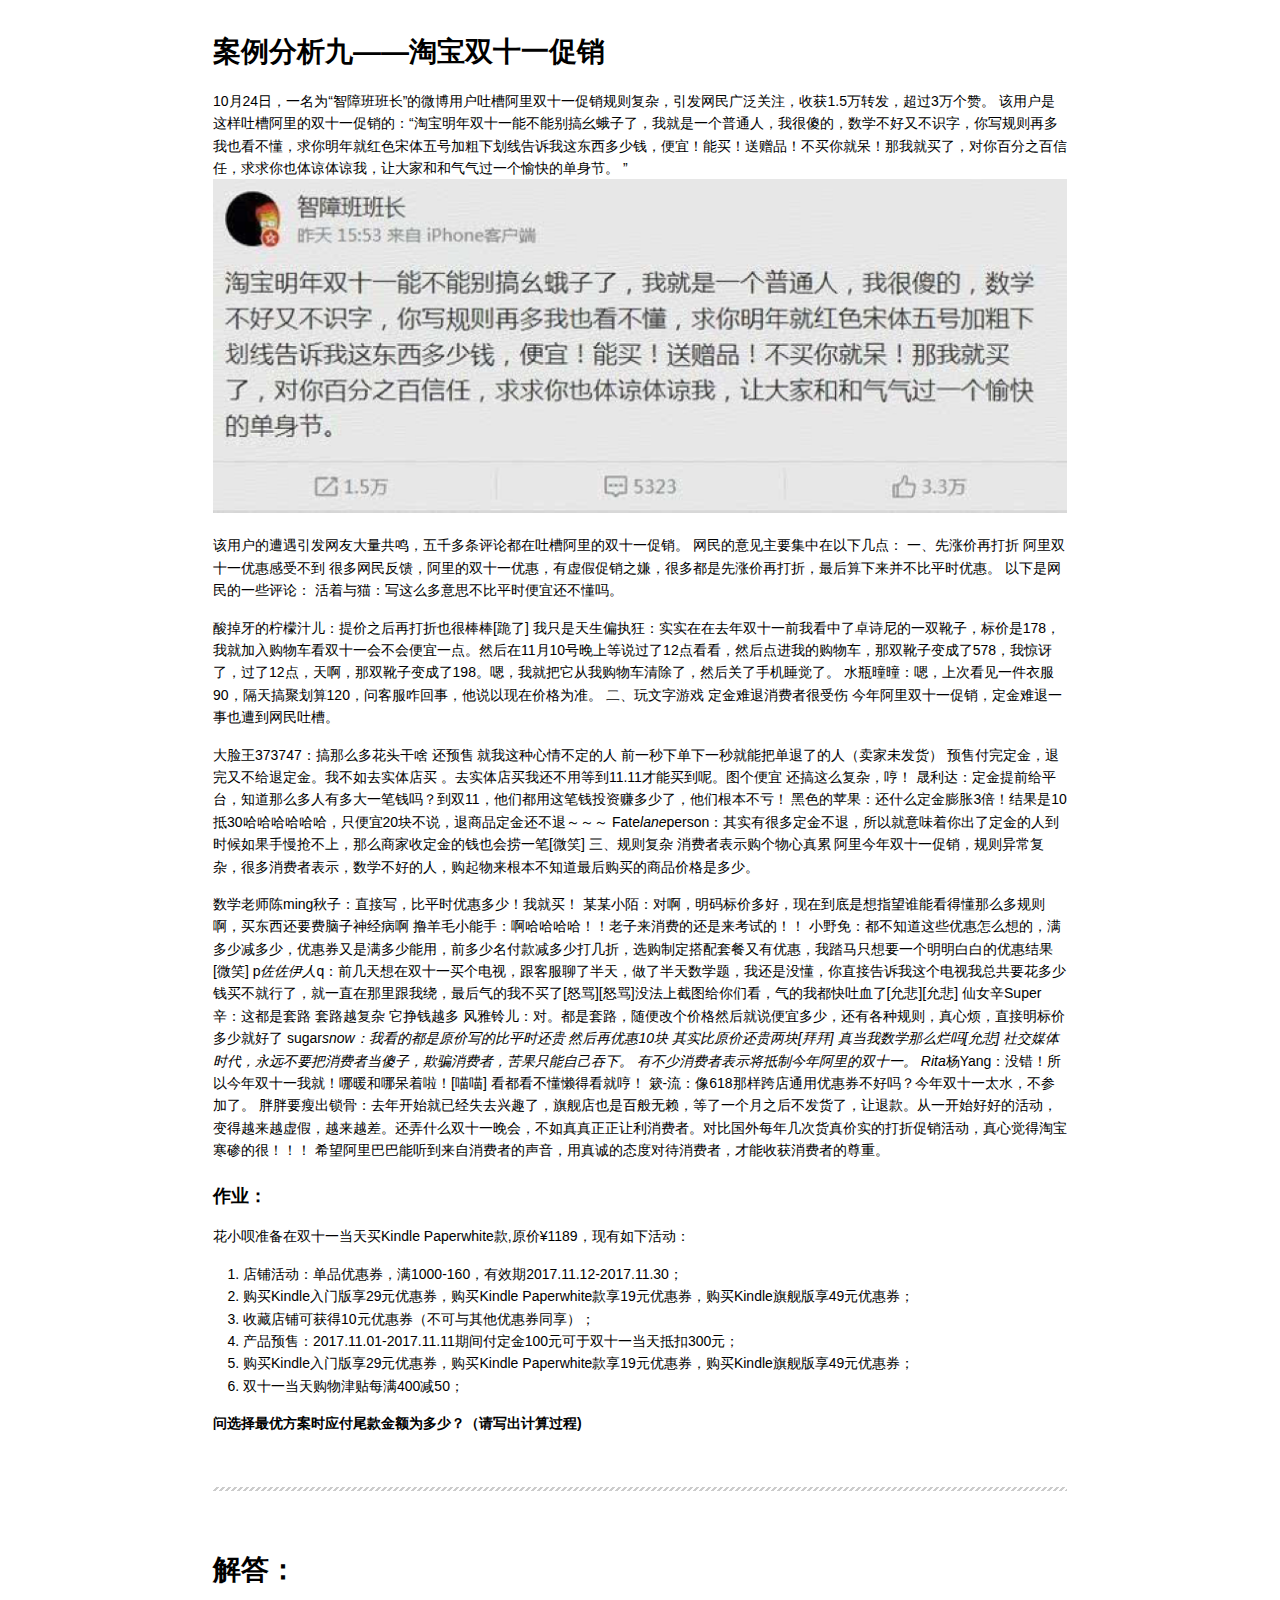
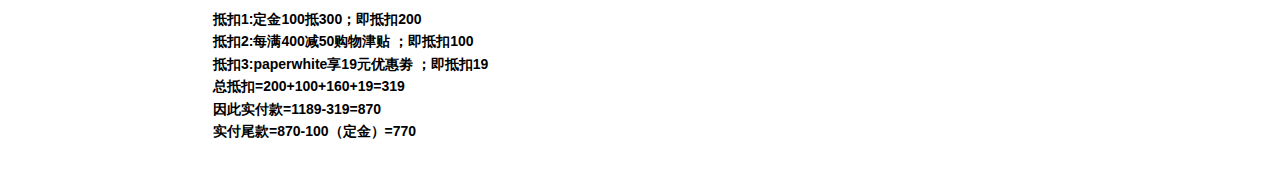
<file: 11.16.html>
<!DOCTYPE html>
<html>

<head>

<meta charset="utf-8">
<meta name="viewport" content="width=device-width, initial-scale=1.0, user-scalable=yes">
<title>11.16</title>


<style type="text/css">
body {
  font-family: Helvetica, arial, sans-serif;
  font-size: 14px;
  line-height: 1.6;
  padding-top: 10px;
  padding-bottom: 10px;
  background-color: white;
  padding: 30px; }

body > *:first-child {
  margin-top: 0 !important; }
body > *:last-child {
  margin-bottom: 0 !important; }

a {
  color: #4183C4; }
a.absent {
  color: #cc0000; }
a.anchor {
  display: block;
  padding-left: 30px;
  margin-left: -30px;
  cursor: pointer;
  position: absolute;
  top: 0;
  left: 0;
  bottom: 0; }

h1, h2, h3, h4, h5, h6 {
  margin: 20px 0 10px;
  padding: 0;
  font-weight: bold;
  -webkit-font-smoothing: antialiased;
  cursor: text;
  position: relative; }

h1:hover a.anchor, h2:hover a.anchor, h3:hover a.anchor, h4:hover a.anchor, h5:hover a.anchor, h6:hover a.anchor {
  background: url([data-uri]) no-repeat 10px center;
  text-decoration: none; }

h1 tt, h1 code {
  font-size: inherit; }

h2 tt, h2 code {
  font-size: inherit; }

h3 tt, h3 code {
  font-size: inherit; }

h4 tt, h4 code {
  font-size: inherit; }

h5 tt, h5 code {
  font-size: inherit; }

h6 tt, h6 code {
  font-size: inherit; }

h1 {
  font-size: 28px;
  color: black; }

h2 {
  font-size: 24px;
  border-bottom: 1px solid #cccccc;
  color: black; }

h3 {
  font-size: 18px; }

h4 {
  font-size: 16px; }

h5 {
  font-size: 14px; }

h6 {
  color: #777777;
  font-size: 14px; }

p, blockquote, ul, ol, dl, li, table, pre {
  margin: 15px 0; }

hr {
  background: transparent url([data-uri]) repeat-x 0 0;
  border: 0 none;
  color: #cccccc;
  height: 4px;
  padding: 0;
}

body > h2:first-child {
  margin-top: 0;
  padding-top: 0; }
body > h1:first-child {
  margin-top: 0;
  padding-top: 0; }
  body > h1:first-child + h2 {
    margin-top: 0;
    padding-top: 0; }
body > h3:first-child, body > h4:first-child, body > h5:first-child, body > h6:first-child {
  margin-top: 0;
  padding-top: 0; }

a:first-child h1, a:first-child h2, a:first-child h3, a:first-child h4, a:first-child h5, a:first-child h6 {
  margin-top: 0;
  padding-top: 0; }

h1 p, h2 p, h3 p, h4 p, h5 p, h6 p {
  margin-top: 0; }

li p.first {
  display: inline-block; }
li {
  margin: 0; }
ul, ol {
  padding-left: 30px; }

ul :first-child, ol :first-child {
  margin-top: 0; }

dl {
  padding: 0; }
  dl dt {
    font-size: 14px;
    font-weight: bold;
    font-style: italic;
    padding: 0;
    margin: 15px 0 5px; }
    dl dt:first-child {
      padding: 0; }
    dl dt > :first-child {
      margin-top: 0; }
    dl dt > :last-child {
      margin-bottom: 0; }
  dl dd {
    margin: 0 0 15px;
    padding: 0 15px; }
    dl dd > :first-child {
      margin-top: 0; }
    dl dd > :last-child {
      margin-bottom: 0; }

blockquote {
  border-left: 4px solid #dddddd;
  padding: 0 15px;
  color: #777777; }
  blockquote > :first-child {
    margin-top: 0; }
  blockquote > :last-child {
    margin-bottom: 0; }

table {
  padding: 0;border-collapse: collapse; }
  table tr {
    border-top: 1px solid #cccccc;
    background-color: white;
    margin: 0;
    padding: 0; }
    table tr:nth-child(2n) {
      background-color: #f8f8f8; }
    table tr th {
      font-weight: bold;
      border: 1px solid #cccccc;
      margin: 0;
      padding: 6px 13px; }
    table tr td {
      border: 1px solid #cccccc;
      margin: 0;
      padding: 6px 13px; }
    table tr th :first-child, table tr td :first-child {
      margin-top: 0; }
    table tr th :last-child, table tr td :last-child {
      margin-bottom: 0; }

img {
  max-width: 100%; }

span.frame {
  display: block;
  overflow: hidden; }
  span.frame > span {
    border: 1px solid #dddddd;
    display: block;
    float: left;
    overflow: hidden;
    margin: 13px 0 0;
    padding: 7px;
    width: auto; }
  span.frame span img {
    display: block;
    float: left; }
  span.frame span span {
    clear: both;
    color: #333333;
    display: block;
    padding: 5px 0 0; }
span.align-center {
  display: block;
  overflow: hidden;
  clear: both; }
  span.align-center > span {
    display: block;
    overflow: hidden;
    margin: 13px auto 0;
    text-align: center; }
  span.align-center span img {
    margin: 0 auto;
    text-align: center; }
span.align-right {
  display: block;
  overflow: hidden;
  clear: both; }
  span.align-right > span {
    display: block;
    overflow: hidden;
    margin: 13px 0 0;
    text-align: right; }
  span.align-right span img {
    margin: 0;
    text-align: right; }
span.float-left {
  display: block;
  margin-right: 13px;
  overflow: hidden;
  float: left; }
  span.float-left span {
    margin: 13px 0 0; }
span.float-right {
  display: block;
  margin-left: 13px;
  overflow: hidden;
  float: right; }
  span.float-right > span {
    display: block;
    overflow: hidden;
    margin: 13px auto 0;
    text-align: right; }

code, tt {
  margin: 0 2px;
  padding: 0 5px;
  white-space: nowrap;
  border: 1px solid #eaeaea;
  background-color: #f8f8f8;
  border-radius: 3px; }

pre code {
  margin: 0;
  padding: 0;
  white-space: pre;
  border: none;
  background: transparent; }

.highlight pre {
  background-color: #f8f8f8;
  border: 1px solid #cccccc;
  font-size: 13px;
  line-height: 19px;
  overflow: auto;
  padding: 6px 10px;
  border-radius: 3px; }

pre {
  background-color: #f8f8f8;
  border: 1px solid #cccccc;
  font-size: 13px;
  line-height: 19px;
  overflow: auto;
  padding: 6px 10px;
  border-radius: 3px; }
  pre code, pre tt {
    background-color: transparent;
    border: none; }

sup {
    font-size: 0.83em;
    vertical-align: super;
    line-height: 0;
}

kbd {
  display: inline-block;
  padding: 3px 5px;
  font-size: 11px;
  line-height: 10px;
  color: #555;
  vertical-align: middle;
  background-color: #fcfcfc;
  border: solid 1px #ccc;
  border-bottom-color: #bbb;
  border-radius: 3px;
  box-shadow: inset 0 -1px 0 #bbb
}

* {
	-webkit-print-color-adjust: exact;
}
@media screen and (min-width: 914px) {
    body {
        width: 854px;
        margin:0 auto;
    }
}
@media print {
	table, pre {
		page-break-inside: avoid;
	}
	pre {
		word-wrap: break-word;
	}
}
</style>


</head>

<body>

<h1 id="toc_0">案例分析九——淘宝双十一促销</h1>

<p>10月24日，一名为“智障班班长”的微博用户吐槽阿里双十一促销规则复杂，引发网民广泛关注，收获1.5万转发，超过3万个赞。
该用户是这样吐槽阿里的双十一促销的：“淘宝明年双十一能不能别搞幺蛾子了，我就是一个普通人，我很傻的，数学不好又不识字，你写规则再多我也看不懂，求你明年就红色宋体五号加粗下划线告诉我这东西多少钱，便宜！能买！送赠品！不买你就呆！那我就买了，对你百分之百信任，求求你也体谅体谅我，让大家和和气气过一个愉快的单身节。 ”
<img src="images/11.16_1.png" alt=""></p>

<p>该用户的遭遇引发网友大量共鸣，五千多条评论都在吐槽阿里的双十一促销。
网民的意见主要集中在以下几点：
一、先涨价再打折 阿里双十一优惠感受不到
很多网民反馈，阿里的双十一优惠，有虚假促销之嫌，很多都是先涨价再打折，最后算下来并不比平时优惠。
以下是网民的一些评论：
活着与猫：写这么多意思不比平时便宜还不懂吗。</p>

<p>酸掉牙的柠檬汁儿：提价之后再打折也很棒棒[跪了]
我只是天生偏执狂：实实在在去年双十一前我看中了卓诗尼的一双靴子，标价是178，我就加入购物车看双十一会不会便宜一点。然后在11月10号晚上等说过了12点看看，然后点进我的购物车，那双靴子变成了578，我惊讶了，过了12点，天啊，那双靴子变成了198。嗯，我就把它从我购物车清除了，然后关了手机睡觉了。
水瓶曈曈：嗯，上次看见一件衣服90，隔天搞聚划算120，问客服咋回事，他说以现在价格为准。
二、玩文字游戏 定金难退消费者很受伤
今年阿里双十一促销，定金难退一事也遭到网民吐槽。</p>

<p>大脸王373747：搞那么多花头干啥 还预售 就我这种心情不定的人 前一秒下单下一秒就能把单退了的人（卖家未发货） 预售付完定金，退完又不给退定金。我不如去实体店买 。去实体店买我还不用等到11.11才能买到呢。图个便宜 还搞这么复杂，哼！
晟利达：定金提前给平台，知道那么多人有多大一笔钱吗？到双11，他们都用这笔钱投资赚多少了，他们根本不亏！
黑色的苹果：还什么定金膨胀3倍！结果是10抵30哈哈哈哈哈哈，只便宜20块不说，退商品定金还不退～～～
Fate<em>lane</em>person：其实有很多定金不退，所以就意味着你出了定金的人到时候如果手慢抢不上，那么商家收定金的钱也会捞一笔[微笑]
三、规则复杂 消费者表示购个物心真累
阿里今年双十一促销，规则异常复杂，很多消费者表示，数学不好的人，购起物来根本不知道最后购买的商品价格是多少。</p>

<p>数学老师陈ming秋子：直接写，比平时优惠多少！我就买！
某某小陌：对啊，明码标价多好，现在到底是想指望谁能看得懂那么多规则啊，买东西还要费脑子神经病啊
撸羊毛小能手：啊哈哈哈哈！！老子来消费的还是来考试的！！
小野免：都不知道这些优惠怎么想的，满多少减多少，优惠券又是满多少能用，前多少名付款减多少打几折，选购制定搭配套餐又有优惠，我踏马只想要一个明明白白的优惠结果[微笑]
p<em>佐佐伊人</em>q：前几天想在双十一买个电视，跟客服聊了半天，做了半天数学题，我还是没懂，你直接告诉我这个电视我总共要花多少钱买不就行了，就一直在那里跟我绕，最后气的我不买了[怒骂][怒骂]没法上截图给你们看，气的我都快吐血了[允悲][允悲]
仙女辛Super辛：这都是套路 套路越复杂 它挣钱越多
风雅铃儿：对。都是套路，随便改个价格然后就说便宜多少，还有各种规则，真心烦，直接明标价多少就好了
sugar<em>snow：我看的都是原价写的比平时还贵 然后再优惠10块 其实比原价还贵两块[拜拜] 真当我数学那么烂吗[允悲]
社交媒体时代，永远不要把消费者当傻子，欺骗消费者，苦果只能自己吞下。
有不少消费者表示将抵制今年阿里的双十一。
Rita</em>杨Yang：没错！所以今年双十一我就！哪暖和哪呆着啦！[喵喵] 看都看不懂懒得看就哼！
簌-流：像618那样跨店通用优惠券不好吗？今年双十一太水，不参加了。
胖胖要瘦出锁骨：去年开始就已经失去兴趣了，旗舰店也是百般无赖，等了一个月之后不发货了，让退款。从一开始好好的活动，变得越来越虚假，越来越差。还弄什么双十一晚会，不如真真正正让利消费者。对比国外每年几次货真价实的打折促销活动，真心觉得淘宝寒碜的很！！！
希望阿里巴巴能听到来自消费者的声音，用真诚的态度对待消费者，才能收获消费者的尊重。</p>

<h3 id="toc_1">作业：</h3>

<p>花小呗准备在双十一当天买Kindle Paperwhite款,原价¥1189，现有如下活动：</p>

<ol>
<li>店铺活动：单品优惠券，满1000-160，有效期2017.11.12-2017.11.30；</li>
<li>购买Kindle入门版享29元优惠券，购买Kindle Paperwhite款享19元优惠券，购买Kindle旗舰版享49元优惠券；</li>
<li>收藏店铺可获得10元优惠券（不可与其他优惠券同享）；</li>
<li>产品预售：2017.11.01-2017.11.11期间付定金100元可于双十一当天抵扣300元；</li>
<li>购买Kindle入门版享29元优惠券，购买Kindle Paperwhite款享19元优惠券，购买Kindle旗舰版享49元优惠券；</li>
<li>双十一当天购物津贴每满400减50；</li>
</ol>

<p><strong>问选择最优方案时应付尾款金额为多少？（请写出计算过程)</strong></p>

<p><br></p>

<hr>

<p><br></p>

<h1 id="toc_2">解答：</h1>

<p><strong>抵扣1:定金100抵300；即抵扣200<br>
抵扣2:每满400减50购物津贴 ；即抵扣100<br>
抵扣3:paperwhite享19元优惠劵 ；即抵扣19<br>
总抵扣=200+100+160+19=319<br>
因此实付款=1189-319=870<br>
实付尾款=870-100（定金）=770</strong></p>




</body>

</html>
</file>
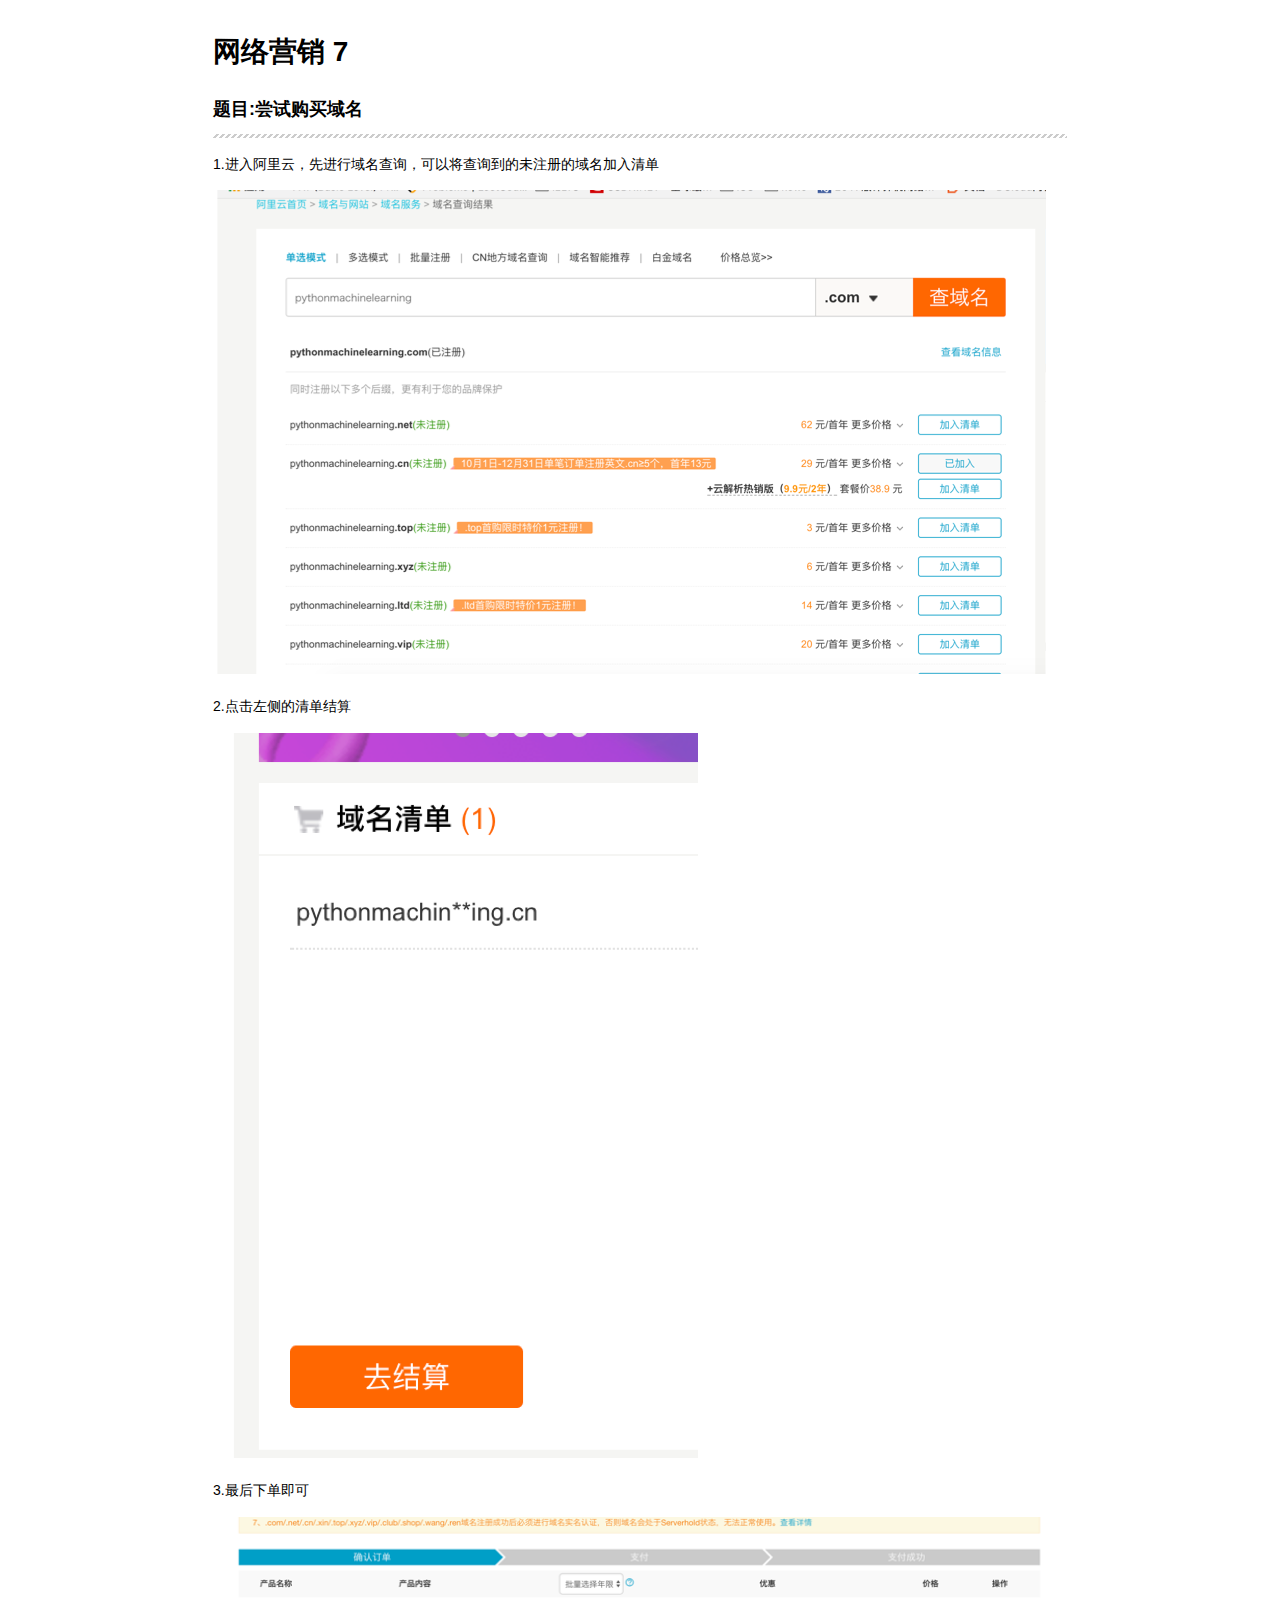
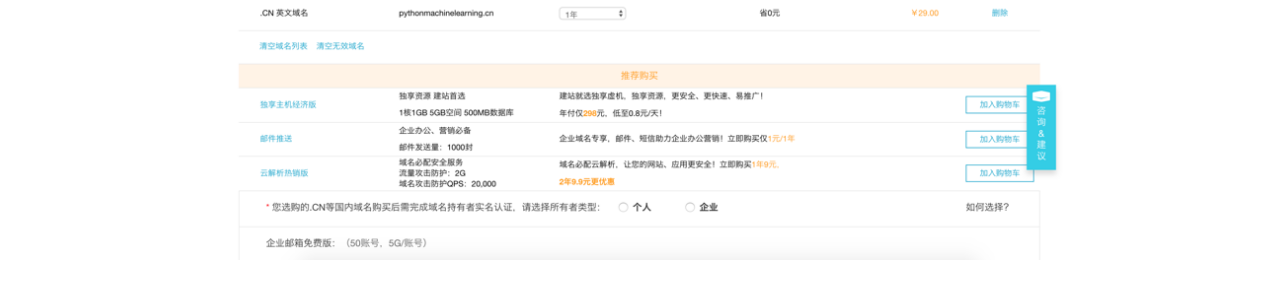
<file: 11.2.html>
<!DOCTYPE html>
<html>

<head>

<meta charset="utf-8">
<meta name="viewport" content="width=device-width, initial-scale=1.0, user-scalable=yes">
<title>11.2</title>


<style type="text/css">
body {
  font-family: Helvetica, arial, sans-serif;
  font-size: 14px;
  line-height: 1.6;
  padding-top: 10px;
  padding-bottom: 10px;
  background-color: white;
  padding: 30px; }

body > *:first-child {
  margin-top: 0 !important; }
body > *:last-child {
  margin-bottom: 0 !important; }

a {
  color: #4183C4; }
a.absent {
  color: #cc0000; }
a.anchor {
  display: block;
  padding-left: 30px;
  margin-left: -30px;
  cursor: pointer;
  position: absolute;
  top: 0;
  left: 0;
  bottom: 0; }

h1, h2, h3, h4, h5, h6 {
  margin: 20px 0 10px;
  padding: 0;
  font-weight: bold;
  -webkit-font-smoothing: antialiased;
  cursor: text;
  position: relative; }

h1:hover a.anchor, h2:hover a.anchor, h3:hover a.anchor, h4:hover a.anchor, h5:hover a.anchor, h6:hover a.anchor {
  background: url([data-uri]) no-repeat 10px center;
  text-decoration: none; }

h1 tt, h1 code {
  font-size: inherit; }

h2 tt, h2 code {
  font-size: inherit; }

h3 tt, h3 code {
  font-size: inherit; }

h4 tt, h4 code {
  font-size: inherit; }

h5 tt, h5 code {
  font-size: inherit; }

h6 tt, h6 code {
  font-size: inherit; }

h1 {
  font-size: 28px;
  color: black; }

h2 {
  font-size: 24px;
  border-bottom: 1px solid #cccccc;
  color: black; }

h3 {
  font-size: 18px; }

h4 {
  font-size: 16px; }

h5 {
  font-size: 14px; }

h6 {
  color: #777777;
  font-size: 14px; }

p, blockquote, ul, ol, dl, li, table, pre {
  margin: 15px 0; }

hr {
  background: transparent url([data-uri]) repeat-x 0 0;
  border: 0 none;
  color: #cccccc;
  height: 4px;
  padding: 0;
}

body > h2:first-child {
  margin-top: 0;
  padding-top: 0; }
body > h1:first-child {
  margin-top: 0;
  padding-top: 0; }
  body > h1:first-child + h2 {
    margin-top: 0;
    padding-top: 0; }
body > h3:first-child, body > h4:first-child, body > h5:first-child, body > h6:first-child {
  margin-top: 0;
  padding-top: 0; }

a:first-child h1, a:first-child h2, a:first-child h3, a:first-child h4, a:first-child h5, a:first-child h6 {
  margin-top: 0;
  padding-top: 0; }

h1 p, h2 p, h3 p, h4 p, h5 p, h6 p {
  margin-top: 0; }

li p.first {
  display: inline-block; }
li {
  margin: 0; }
ul, ol {
  padding-left: 30px; }

ul :first-child, ol :first-child {
  margin-top: 0; }

dl {
  padding: 0; }
  dl dt {
    font-size: 14px;
    font-weight: bold;
    font-style: italic;
    padding: 0;
    margin: 15px 0 5px; }
    dl dt:first-child {
      padding: 0; }
    dl dt > :first-child {
      margin-top: 0; }
    dl dt > :last-child {
      margin-bottom: 0; }
  dl dd {
    margin: 0 0 15px;
    padding: 0 15px; }
    dl dd > :first-child {
      margin-top: 0; }
    dl dd > :last-child {
      margin-bottom: 0; }

blockquote {
  border-left: 4px solid #dddddd;
  padding: 0 15px;
  color: #777777; }
  blockquote > :first-child {
    margin-top: 0; }
  blockquote > :last-child {
    margin-bottom: 0; }

table {
  padding: 0;border-collapse: collapse; }
  table tr {
    border-top: 1px solid #cccccc;
    background-color: white;
    margin: 0;
    padding: 0; }
    table tr:nth-child(2n) {
      background-color: #f8f8f8; }
    table tr th {
      font-weight: bold;
      border: 1px solid #cccccc;
      margin: 0;
      padding: 6px 13px; }
    table tr td {
      border: 1px solid #cccccc;
      margin: 0;
      padding: 6px 13px; }
    table tr th :first-child, table tr td :first-child {
      margin-top: 0; }
    table tr th :last-child, table tr td :last-child {
      margin-bottom: 0; }

img {
  max-width: 100%; }

span.frame {
  display: block;
  overflow: hidden; }
  span.frame > span {
    border: 1px solid #dddddd;
    display: block;
    float: left;
    overflow: hidden;
    margin: 13px 0 0;
    padding: 7px;
    width: auto; }
  span.frame span img {
    display: block;
    float: left; }
  span.frame span span {
    clear: both;
    color: #333333;
    display: block;
    padding: 5px 0 0; }
span.align-center {
  display: block;
  overflow: hidden;
  clear: both; }
  span.align-center > span {
    display: block;
    overflow: hidden;
    margin: 13px auto 0;
    text-align: center; }
  span.align-center span img {
    margin: 0 auto;
    text-align: center; }
span.align-right {
  display: block;
  overflow: hidden;
  clear: both; }
  span.align-right > span {
    display: block;
    overflow: hidden;
    margin: 13px 0 0;
    text-align: right; }
  span.align-right span img {
    margin: 0;
    text-align: right; }
span.float-left {
  display: block;
  margin-right: 13px;
  overflow: hidden;
  float: left; }
  span.float-left span {
    margin: 13px 0 0; }
span.float-right {
  display: block;
  margin-left: 13px;
  overflow: hidden;
  float: right; }
  span.float-right > span {
    display: block;
    overflow: hidden;
    margin: 13px auto 0;
    text-align: right; }

code, tt {
  margin: 0 2px;
  padding: 0 5px;
  white-space: nowrap;
  border: 1px solid #eaeaea;
  background-color: #f8f8f8;
  border-radius: 3px; }

pre code {
  margin: 0;
  padding: 0;
  white-space: pre;
  border: none;
  background: transparent; }

.highlight pre {
  background-color: #f8f8f8;
  border: 1px solid #cccccc;
  font-size: 13px;
  line-height: 19px;
  overflow: auto;
  padding: 6px 10px;
  border-radius: 3px; }

pre {
  background-color: #f8f8f8;
  border: 1px solid #cccccc;
  font-size: 13px;
  line-height: 19px;
  overflow: auto;
  padding: 6px 10px;
  border-radius: 3px; }
  pre code, pre tt {
    background-color: transparent;
    border: none; }

sup {
    font-size: 0.83em;
    vertical-align: super;
    line-height: 0;
}

kbd {
  display: inline-block;
  padding: 3px 5px;
  font-size: 11px;
  line-height: 10px;
  color: #555;
  vertical-align: middle;
  background-color: #fcfcfc;
  border: solid 1px #ccc;
  border-bottom-color: #bbb;
  border-radius: 3px;
  box-shadow: inset 0 -1px 0 #bbb
}

* {
	-webkit-print-color-adjust: exact;
}
@media screen and (min-width: 914px) {
    body {
        width: 854px;
        margin:0 auto;
    }
}
@media print {
	table, pre {
		page-break-inside: avoid;
	}
	pre {
		word-wrap: break-word;
	}
}
</style>


</head>

<body>

<h1 id="toc_0">网络营销 7</h1>

<h3 id="toc_1">题目:尝试购买域名</h3>

<hr>

<p>1.进入阿里云，先进行域名查询，可以将查询到的未注册的域名加入清单</p>

<p><img src="images/11.2_1.png" alt=""></p>

<p>2.点击左侧的清单结算</p>

<p><img src="images/11.2_2.png" alt=""></p>

<p>3.最后下单即可</p>

<p><img src="images/11.2_3.png" alt=""></p>




</body>

</html>
</file>
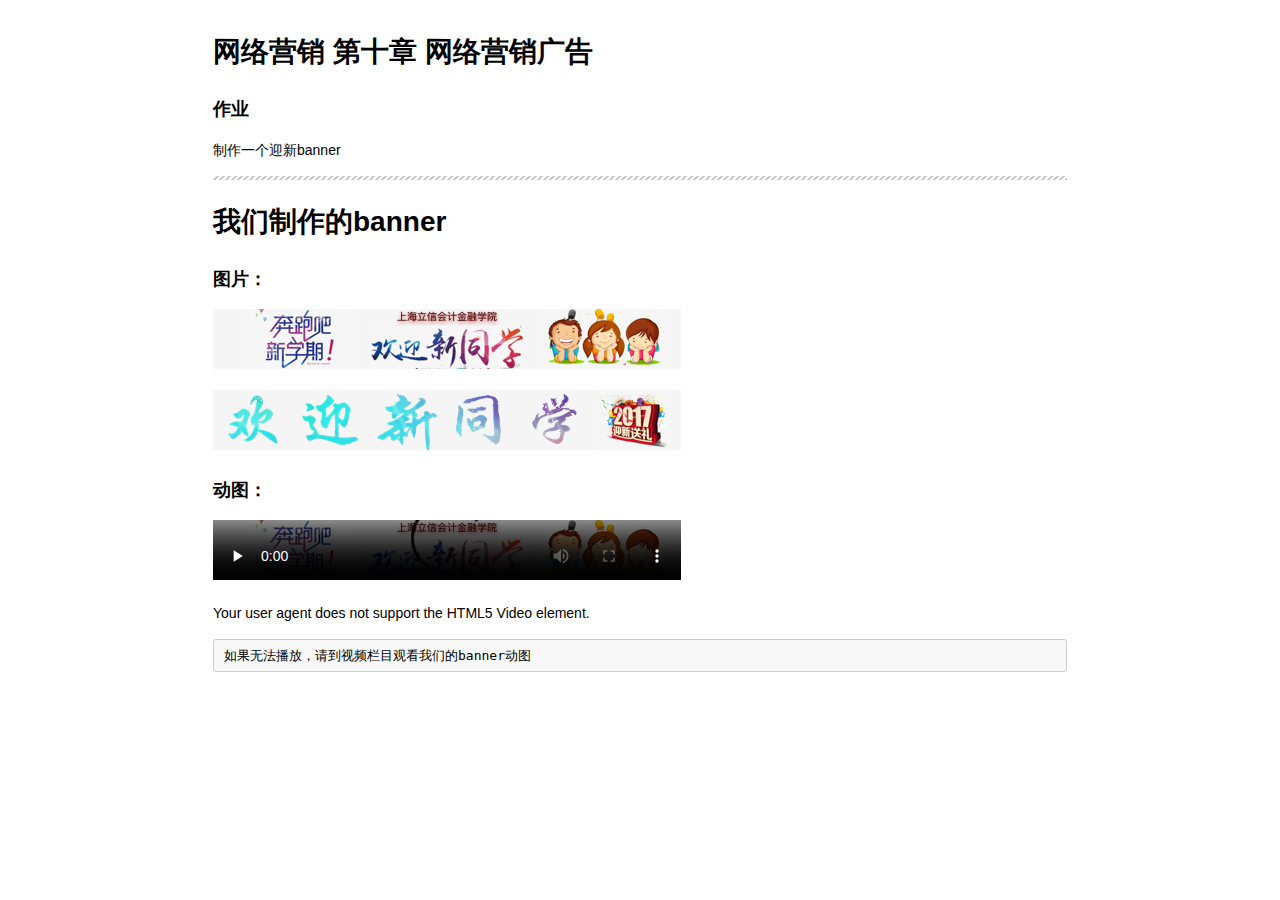
<file: 11.23.html>
<!DOCTYPE html>
<html>

<head>

<meta charset="utf-8">
<meta name="viewport" content="width=device-width, initial-scale=1.0, user-scalable=yes">
<title>11.23</title>


<style type="text/css">
body {
  font-family: Helvetica, arial, sans-serif;
  font-size: 14px;
  line-height: 1.6;
  padding-top: 10px;
  padding-bottom: 10px;
  background-color: white;
  padding: 30px; }

body > *:first-child {
  margin-top: 0 !important; }
body > *:last-child {
  margin-bottom: 0 !important; }

a {
  color: #4183C4; }
a.absent {
  color: #cc0000; }
a.anchor {
  display: block;
  padding-left: 30px;
  margin-left: -30px;
  cursor: pointer;
  position: absolute;
  top: 0;
  left: 0;
  bottom: 0; }

h1, h2, h3, h4, h5, h6 {
  margin: 20px 0 10px;
  padding: 0;
  font-weight: bold;
  -webkit-font-smoothing: antialiased;
  cursor: text;
  position: relative; }

h1:hover a.anchor, h2:hover a.anchor, h3:hover a.anchor, h4:hover a.anchor, h5:hover a.anchor, h6:hover a.anchor {
  background: url([data-uri]) no-repeat 10px center;
  text-decoration: none; }

h1 tt, h1 code {
  font-size: inherit; }

h2 tt, h2 code {
  font-size: inherit; }

h3 tt, h3 code {
  font-size: inherit; }

h4 tt, h4 code {
  font-size: inherit; }

h5 tt, h5 code {
  font-size: inherit; }

h6 tt, h6 code {
  font-size: inherit; }

h1 {
  font-size: 28px;
  color: black; }

h2 {
  font-size: 24px;
  border-bottom: 1px solid #cccccc;
  color: black; }

h3 {
  font-size: 18px; }

h4 {
  font-size: 16px; }

h5 {
  font-size: 14px; }

h6 {
  color: #777777;
  font-size: 14px; }

p, blockquote, ul, ol, dl, li, table, pre {
  margin: 15px 0; }

hr {
  background: transparent url([data-uri]) repeat-x 0 0;
  border: 0 none;
  color: #cccccc;
  height: 4px;
  padding: 0;
}

body > h2:first-child {
  margin-top: 0;
  padding-top: 0; }
body > h1:first-child {
  margin-top: 0;
  padding-top: 0; }
  body > h1:first-child + h2 {
    margin-top: 0;
    padding-top: 0; }
body > h3:first-child, body > h4:first-child, body > h5:first-child, body > h6:first-child {
  margin-top: 0;
  padding-top: 0; }

a:first-child h1, a:first-child h2, a:first-child h3, a:first-child h4, a:first-child h5, a:first-child h6 {
  margin-top: 0;
  padding-top: 0; }

h1 p, h2 p, h3 p, h4 p, h5 p, h6 p {
  margin-top: 0; }

li p.first {
  display: inline-block; }
li {
  margin: 0; }
ul, ol {
  padding-left: 30px; }

ul :first-child, ol :first-child {
  margin-top: 0; }

dl {
  padding: 0; }
  dl dt {
    font-size: 14px;
    font-weight: bold;
    font-style: italic;
    padding: 0;
    margin: 15px 0 5px; }
    dl dt:first-child {
      padding: 0; }
    dl dt > :first-child {
      margin-top: 0; }
    dl dt > :last-child {
      margin-bottom: 0; }
  dl dd {
    margin: 0 0 15px;
    padding: 0 15px; }
    dl dd > :first-child {
      margin-top: 0; }
    dl dd > :last-child {
      margin-bottom: 0; }

blockquote {
  border-left: 4px solid #dddddd;
  padding: 0 15px;
  color: #777777; }
  blockquote > :first-child {
    margin-top: 0; }
  blockquote > :last-child {
    margin-bottom: 0; }

table {
  padding: 0;border-collapse: collapse; }
  table tr {
    border-top: 1px solid #cccccc;
    background-color: white;
    margin: 0;
    padding: 0; }
    table tr:nth-child(2n) {
      background-color: #f8f8f8; }
    table tr th {
      font-weight: bold;
      border: 1px solid #cccccc;
      margin: 0;
      padding: 6px 13px; }
    table tr td {
      border: 1px solid #cccccc;
      margin: 0;
      padding: 6px 13px; }
    table tr th :first-child, table tr td :first-child {
      margin-top: 0; }
    table tr th :last-child, table tr td :last-child {
      margin-bottom: 0; }

img {
  max-width: 100%; }

span.frame {
  display: block;
  overflow: hidden; }
  span.frame > span {
    border: 1px solid #dddddd;
    display: block;
    float: left;
    overflow: hidden;
    margin: 13px 0 0;
    padding: 7px;
    width: auto; }
  span.frame span img {
    display: block;
    float: left; }
  span.frame span span {
    clear: both;
    color: #333333;
    display: block;
    padding: 5px 0 0; }
span.align-center {
  display: block;
  overflow: hidden;
  clear: both; }
  span.align-center > span {
    display: block;
    overflow: hidden;
    margin: 13px auto 0;
    text-align: center; }
  span.align-center span img {
    margin: 0 auto;
    text-align: center; }
span.align-right {
  display: block;
  overflow: hidden;
  clear: both; }
  span.align-right > span {
    display: block;
    overflow: hidden;
    margin: 13px 0 0;
    text-align: right; }
  span.align-right span img {
    margin: 0;
    text-align: right; }
span.float-left {
  display: block;
  margin-right: 13px;
  overflow: hidden;
  float: left; }
  span.float-left span {
    margin: 13px 0 0; }
span.float-right {
  display: block;
  margin-left: 13px;
  overflow: hidden;
  float: right; }
  span.float-right > span {
    display: block;
    overflow: hidden;
    margin: 13px auto 0;
    text-align: right; }

code, tt {
  margin: 0 2px;
  padding: 0 5px;
  white-space: nowrap;
  border: 1px solid #eaeaea;
  background-color: #f8f8f8;
  border-radius: 3px; }

pre code {
  margin: 0;
  padding: 0;
  white-space: pre;
  border: none;
  background: transparent; }

.highlight pre {
  background-color: #f8f8f8;
  border: 1px solid #cccccc;
  font-size: 13px;
  line-height: 19px;
  overflow: auto;
  padding: 6px 10px;
  border-radius: 3px; }

pre {
  background-color: #f8f8f8;
  border: 1px solid #cccccc;
  font-size: 13px;
  line-height: 19px;
  overflow: auto;
  padding: 6px 10px;
  border-radius: 3px; }
  pre code, pre tt {
    background-color: transparent;
    border: none; }

sup {
    font-size: 0.83em;
    vertical-align: super;
    line-height: 0;
}

kbd {
  display: inline-block;
  padding: 3px 5px;
  font-size: 11px;
  line-height: 10px;
  color: #555;
  vertical-align: middle;
  background-color: #fcfcfc;
  border: solid 1px #ccc;
  border-bottom-color: #bbb;
  border-radius: 3px;
  box-shadow: inset 0 -1px 0 #bbb
}

* {
	-webkit-print-color-adjust: exact;
}
@media screen and (min-width: 914px) {
    body {
        width: 854px;
        margin:0 auto;
    }
}
@media print {
	table, pre {
		page-break-inside: avoid;
	}
	pre {
		word-wrap: break-word;
	}
}
</style>


</head>

<body>

<h1 id="toc_0">网络营销 第十章 网络营销广告</h1>

<h3 id="toc_1">作业</h3>

<p>制作一个迎新banner</p>

<hr>

<h1 id="toc_2">我们制作的banner</h1>

<h3 id="toc_3">图片：</h3>

<p><img src="images/11.23_1.png" alt=""></p>

<p><img src="images/11.23_2.png" alt=""></p>

<h3 id="toc_4">动图：</h3>

<p><video id="video" controls="" preload="none" poster="images/11.23_1.png">
      <source id="mp4" src="video/banner.mp4" type="video/mp4">
      <p>Your user agent does not support the HTML5 Video element.</p>
    </video></p>

<div><pre><code class="language-none">如果无法播放，请到视频栏目观看我们的banner动图</code></pre></div>

<!--<video id="video" controls="" preload="none" poster="http://media.w3.org/2010/05/sintel/poster.png">
      <source id="mp4" src="http://media.w3.org/2010/05/sintel/trailer.mp4" type="video/mp4">
      <source id="webm" src="http://media.w3.org/2010/05/sintel/trailer.webm" type="video/webm">
      <source id="ogv" src="http://media.w3.org/2010/05/sintel/trailer.ogv" type="video/ogg">
      <p>Your user agent does not support the HTML5 Video element.</p>
    </video>-->




</body>

</html>
</file>
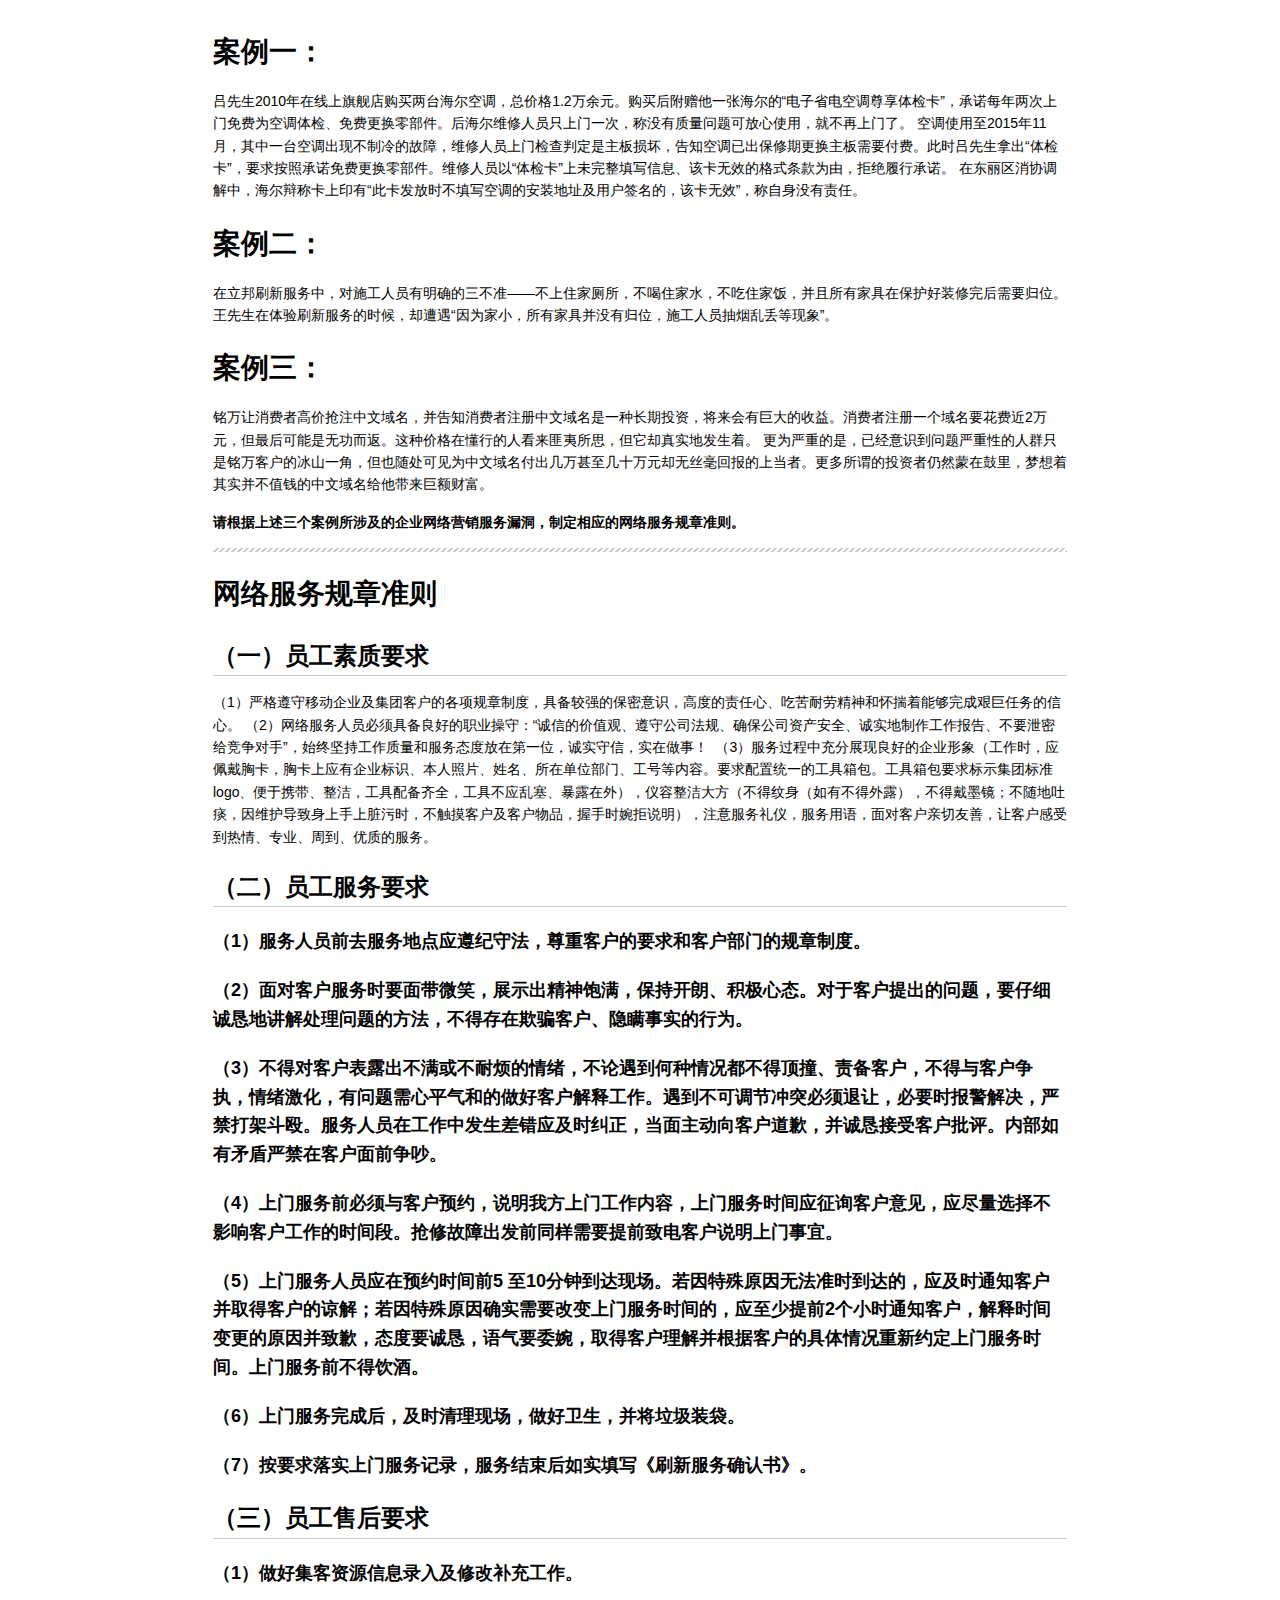
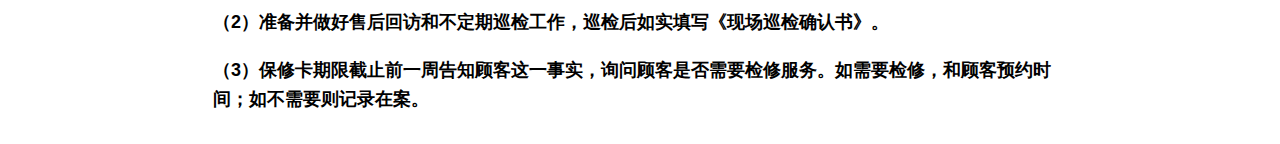
<file: 11.30.html>
<!DOCTYPE html>
<html>

<head>

<meta charset="utf-8">
<meta name="viewport" content="width=device-width, initial-scale=1.0, user-scalable=yes">
<title>11.30</title>


<style type="text/css">
body {
  font-family: Helvetica, arial, sans-serif;
  font-size: 14px;
  line-height: 1.6;
  padding-top: 10px;
  padding-bottom: 10px;
  background-color: white;
  padding: 30px; }

body > *:first-child {
  margin-top: 0 !important; }
body > *:last-child {
  margin-bottom: 0 !important; }

a {
  color: #4183C4; }
a.absent {
  color: #cc0000; }
a.anchor {
  display: block;
  padding-left: 30px;
  margin-left: -30px;
  cursor: pointer;
  position: absolute;
  top: 0;
  left: 0;
  bottom: 0; }

h1, h2, h3, h4, h5, h6 {
  margin: 20px 0 10px;
  padding: 0;
  font-weight: bold;
  -webkit-font-smoothing: antialiased;
  cursor: text;
  position: relative; }

h1:hover a.anchor, h2:hover a.anchor, h3:hover a.anchor, h4:hover a.anchor, h5:hover a.anchor, h6:hover a.anchor {
  background: url([data-uri]) no-repeat 10px center;
  text-decoration: none; }

h1 tt, h1 code {
  font-size: inherit; }

h2 tt, h2 code {
  font-size: inherit; }

h3 tt, h3 code {
  font-size: inherit; }

h4 tt, h4 code {
  font-size: inherit; }

h5 tt, h5 code {
  font-size: inherit; }

h6 tt, h6 code {
  font-size: inherit; }

h1 {
  font-size: 28px;
  color: black; }

h2 {
  font-size: 24px;
  border-bottom: 1px solid #cccccc;
  color: black; }

h3 {
  font-size: 18px; }

h4 {
  font-size: 16px; }

h5 {
  font-size: 14px; }

h6 {
  color: #777777;
  font-size: 14px; }

p, blockquote, ul, ol, dl, li, table, pre {
  margin: 15px 0; }

hr {
  background: transparent url([data-uri]) repeat-x 0 0;
  border: 0 none;
  color: #cccccc;
  height: 4px;
  padding: 0;
}

body > h2:first-child {
  margin-top: 0;
  padding-top: 0; }
body > h1:first-child {
  margin-top: 0;
  padding-top: 0; }
  body > h1:first-child + h2 {
    margin-top: 0;
    padding-top: 0; }
body > h3:first-child, body > h4:first-child, body > h5:first-child, body > h6:first-child {
  margin-top: 0;
  padding-top: 0; }

a:first-child h1, a:first-child h2, a:first-child h3, a:first-child h4, a:first-child h5, a:first-child h6 {
  margin-top: 0;
  padding-top: 0; }

h1 p, h2 p, h3 p, h4 p, h5 p, h6 p {
  margin-top: 0; }

li p.first {
  display: inline-block; }
li {
  margin: 0; }
ul, ol {
  padding-left: 30px; }

ul :first-child, ol :first-child {
  margin-top: 0; }

dl {
  padding: 0; }
  dl dt {
    font-size: 14px;
    font-weight: bold;
    font-style: italic;
    padding: 0;
    margin: 15px 0 5px; }
    dl dt:first-child {
      padding: 0; }
    dl dt > :first-child {
      margin-top: 0; }
    dl dt > :last-child {
      margin-bottom: 0; }
  dl dd {
    margin: 0 0 15px;
    padding: 0 15px; }
    dl dd > :first-child {
      margin-top: 0; }
    dl dd > :last-child {
      margin-bottom: 0; }

blockquote {
  border-left: 4px solid #dddddd;
  padding: 0 15px;
  color: #777777; }
  blockquote > :first-child {
    margin-top: 0; }
  blockquote > :last-child {
    margin-bottom: 0; }

table {
  padding: 0;border-collapse: collapse; }
  table tr {
    border-top: 1px solid #cccccc;
    background-color: white;
    margin: 0;
    padding: 0; }
    table tr:nth-child(2n) {
      background-color: #f8f8f8; }
    table tr th {
      font-weight: bold;
      border: 1px solid #cccccc;
      margin: 0;
      padding: 6px 13px; }
    table tr td {
      border: 1px solid #cccccc;
      margin: 0;
      padding: 6px 13px; }
    table tr th :first-child, table tr td :first-child {
      margin-top: 0; }
    table tr th :last-child, table tr td :last-child {
      margin-bottom: 0; }

img {
  max-width: 100%; }

span.frame {
  display: block;
  overflow: hidden; }
  span.frame > span {
    border: 1px solid #dddddd;
    display: block;
    float: left;
    overflow: hidden;
    margin: 13px 0 0;
    padding: 7px;
    width: auto; }
  span.frame span img {
    display: block;
    float: left; }
  span.frame span span {
    clear: both;
    color: #333333;
    display: block;
    padding: 5px 0 0; }
span.align-center {
  display: block;
  overflow: hidden;
  clear: both; }
  span.align-center > span {
    display: block;
    overflow: hidden;
    margin: 13px auto 0;
    text-align: center; }
  span.align-center span img {
    margin: 0 auto;
    text-align: center; }
span.align-right {
  display: block;
  overflow: hidden;
  clear: both; }
  span.align-right > span {
    display: block;
    overflow: hidden;
    margin: 13px 0 0;
    text-align: right; }
  span.align-right span img {
    margin: 0;
    text-align: right; }
span.float-left {
  display: block;
  margin-right: 13px;
  overflow: hidden;
  float: left; }
  span.float-left span {
    margin: 13px 0 0; }
span.float-right {
  display: block;
  margin-left: 13px;
  overflow: hidden;
  float: right; }
  span.float-right > span {
    display: block;
    overflow: hidden;
    margin: 13px auto 0;
    text-align: right; }

code, tt {
  margin: 0 2px;
  padding: 0 5px;
  white-space: nowrap;
  border: 1px solid #eaeaea;
  background-color: #f8f8f8;
  border-radius: 3px; }

pre code {
  margin: 0;
  padding: 0;
  white-space: pre;
  border: none;
  background: transparent; }

.highlight pre {
  background-color: #f8f8f8;
  border: 1px solid #cccccc;
  font-size: 13px;
  line-height: 19px;
  overflow: auto;
  padding: 6px 10px;
  border-radius: 3px; }

pre {
  background-color: #f8f8f8;
  border: 1px solid #cccccc;
  font-size: 13px;
  line-height: 19px;
  overflow: auto;
  padding: 6px 10px;
  border-radius: 3px; }
  pre code, pre tt {
    background-color: transparent;
    border: none; }

sup {
    font-size: 0.83em;
    vertical-align: super;
    line-height: 0;
}

kbd {
  display: inline-block;
  padding: 3px 5px;
  font-size: 11px;
  line-height: 10px;
  color: #555;
  vertical-align: middle;
  background-color: #fcfcfc;
  border: solid 1px #ccc;
  border-bottom-color: #bbb;
  border-radius: 3px;
  box-shadow: inset 0 -1px 0 #bbb
}

* {
	-webkit-print-color-adjust: exact;
}
@media screen and (min-width: 914px) {
    body {
        width: 854px;
        margin:0 auto;
    }
}
@media print {
	table, pre {
		page-break-inside: avoid;
	}
	pre {
		word-wrap: break-word;
	}
}
</style>


</head>

<body>

<h1 id="toc_0">案例一：</h1>

<p>吕先生2010年在线上旗舰店购买两台海尔空调，总价格1.2万余元。购买后附赠他一张海尔的“电子省电空调尊享体检卡”，承诺每年两次上门免费为空调体检、免费更换零部件。后海尔维修人员只上门一次，称没有质量问题可放心使用，就不再上门了。
空调使用至2015年11月，其中一台空调出现不制冷的故障，维修人员上门检查判定是主板损坏，告知空调已出保修期更换主板需要付费。此时吕先生拿出“体检卡”，要求按照承诺免费更换零部件。维修人员以“体检卡”上未完整填写信息、该卡无效的格式条款为由，拒绝履行承诺。
在东丽区消协调解中，海尔辩称卡上印有“此卡发放时不填写空调的安装地址及用户签名的，该卡无效”，称自身没有责任。</p>

<h1 id="toc_1">案例二：</h1>

<p>在立邦刷新服务中，对施工人员有明确的三不准——不上住家厕所，不喝住家水，不吃住家饭，并且所有家具在保护好装修完后需要归位。王先生在体验刷新服务的时候，却遭遇“因为家小，所有家具并没有归位，施工人员抽烟乱丢等现象”。</p>

<h1 id="toc_2">案例三：</h1>

<p>铭万让消费者高价抢注中文域名，并告知消费者注册中文域名是一种长期投资，将来会有巨大的收益。消费者注册一个域名要花费近2万元，但最后可能是无功而返。这种价格在懂行的人看来匪夷所思，但它却真实地发生着。
更为严重的是，已经意识到问题严重性的人群只是铭万客户的冰山一角，但也随处可见为中文域名付出几万甚至几十万元却无丝毫回报的上当者。更多所谓的投资者仍然蒙在鼓里，梦想着其实并不值钱的中文域名给他带来巨额财富。</p>

<p><strong>请根据上述三个案例所涉及的企业网络营销服务漏洞，制定相应的网络服务规章准则。</strong></p>

<hr>

<h1 id="toc_3">网络服务规章准则</h1>

<h2 id="toc_4">（一）员工素质要求 </h2>

<p>（1）严格遵守移动企业及集团客户的各项规章制度，具备较强的保密意识，高度的责任心、吃苦耐劳精神和怀揣着能够完成艰巨任务的信心。
（2）网络服务人员必须具备良好的职业操守：“诚信的价值观、遵守公司法规、确保公司资产安全、诚实地制作工作报告、不要泄密给竞争对手”，始终坚持工作质量和服务态度放在第一位，诚实守信，实在做事！ 
（3）服务过程中充分展现良好的企业形象（工作时，应佩戴胸卡，胸卡上应有企业标识、本人照片、姓名、所在单位部门、工号等内容。要求配置统一的工具箱包。工具箱包要求标示集团标准logo、便于携带、整洁，工具配备齐全，工具不应乱塞、暴露在外），仪容整洁大方（不得纹身（如有不得外露），不得戴墨镜；不随地吐痰，因维护导致身上手上脏污时，不触摸客户及客户物品，握手时婉拒说明），注意服务礼仪，服务用语，面对客户亲切友善，让客户感受到热情、专业、周到、优质的服务。  </p>

<h2 id="toc_5">（二）员工服务要求 </h2>

<h3 id="toc_6">（1）服务人员前去服务地点应遵纪守法，尊重客户的要求和客户部门的规章制度。 </h3>

<h3 id="toc_7">（2）面对客户服务时要面带微笑，展示出精神饱满，保持开朗、积极心态。对于客户提出的问题，要仔细诚恳地讲解处理问题的方法，不得存在欺骗客户、隐瞒事实的行为。 </h3>

<h3 id="toc_8">（3）不得对客户表露出不满或不耐烦的情绪，不论遇到何种情况都不得顶撞、责备客户，不得与客户争执，情绪激化，有问题需心平气和的做好客户解释工作。遇到不可调节冲突必须退让，必要时报警解决，严禁打架斗殴。服务人员在工作中发生差错应及时纠正，当面主动向客户道歉，并诚恳接受客户批评。内部如有矛盾严禁在客户面前争吵。 </h3>

<h3 id="toc_9">（4）上门服务前必须与客户预约，说明我方上门工作内容，上门服务时间应征询客户意见，应尽量选择不影响客户工作的时间段。抢修故障出发前同样需要提前致电客户说明上门事宜。 </h3>

<h3 id="toc_10">（5）上门服务人员应在预约时间前5 至10分钟到达现场。若因特殊原因无法准时到达的，应及时通知客户并取得客户的谅解；若因特殊原因确实需要改变上门服务时间的，应至少提前2个小时通知客户，解释时间变更的原因并致歉，态度要诚恳，语气要委婉，取得客户理解并根据客户的具体情况重新约定上门服务时间。上门服务前不得饮酒。</h3>

<h3 id="toc_11">（6）上门服务完成后，及时清理现场，做好卫生，并将垃圾装袋。 </h3>

<h3 id="toc_12">（7）按要求落实上门服务记录，服务结束后如实填写《刷新服务确认书》。  </h3>

<h2 id="toc_13">（三）员工售后要求 </h2>

<h3 id="toc_14">（1）做好集客资源信息录入及修改补充工作。 </h3>

<h3 id="toc_15">（2）准备并做好售后回访和不定期巡检工作，巡检后如实填写《现场巡检确认书》。</h3>

<h3 id="toc_16">（3）保修卡期限截止前一周告知顾客这一事实，询问顾客是否需要检修服务。如需要检修，和顾客预约时间；如不需要则记录在案。</h3>




</body>

</html>
</file>
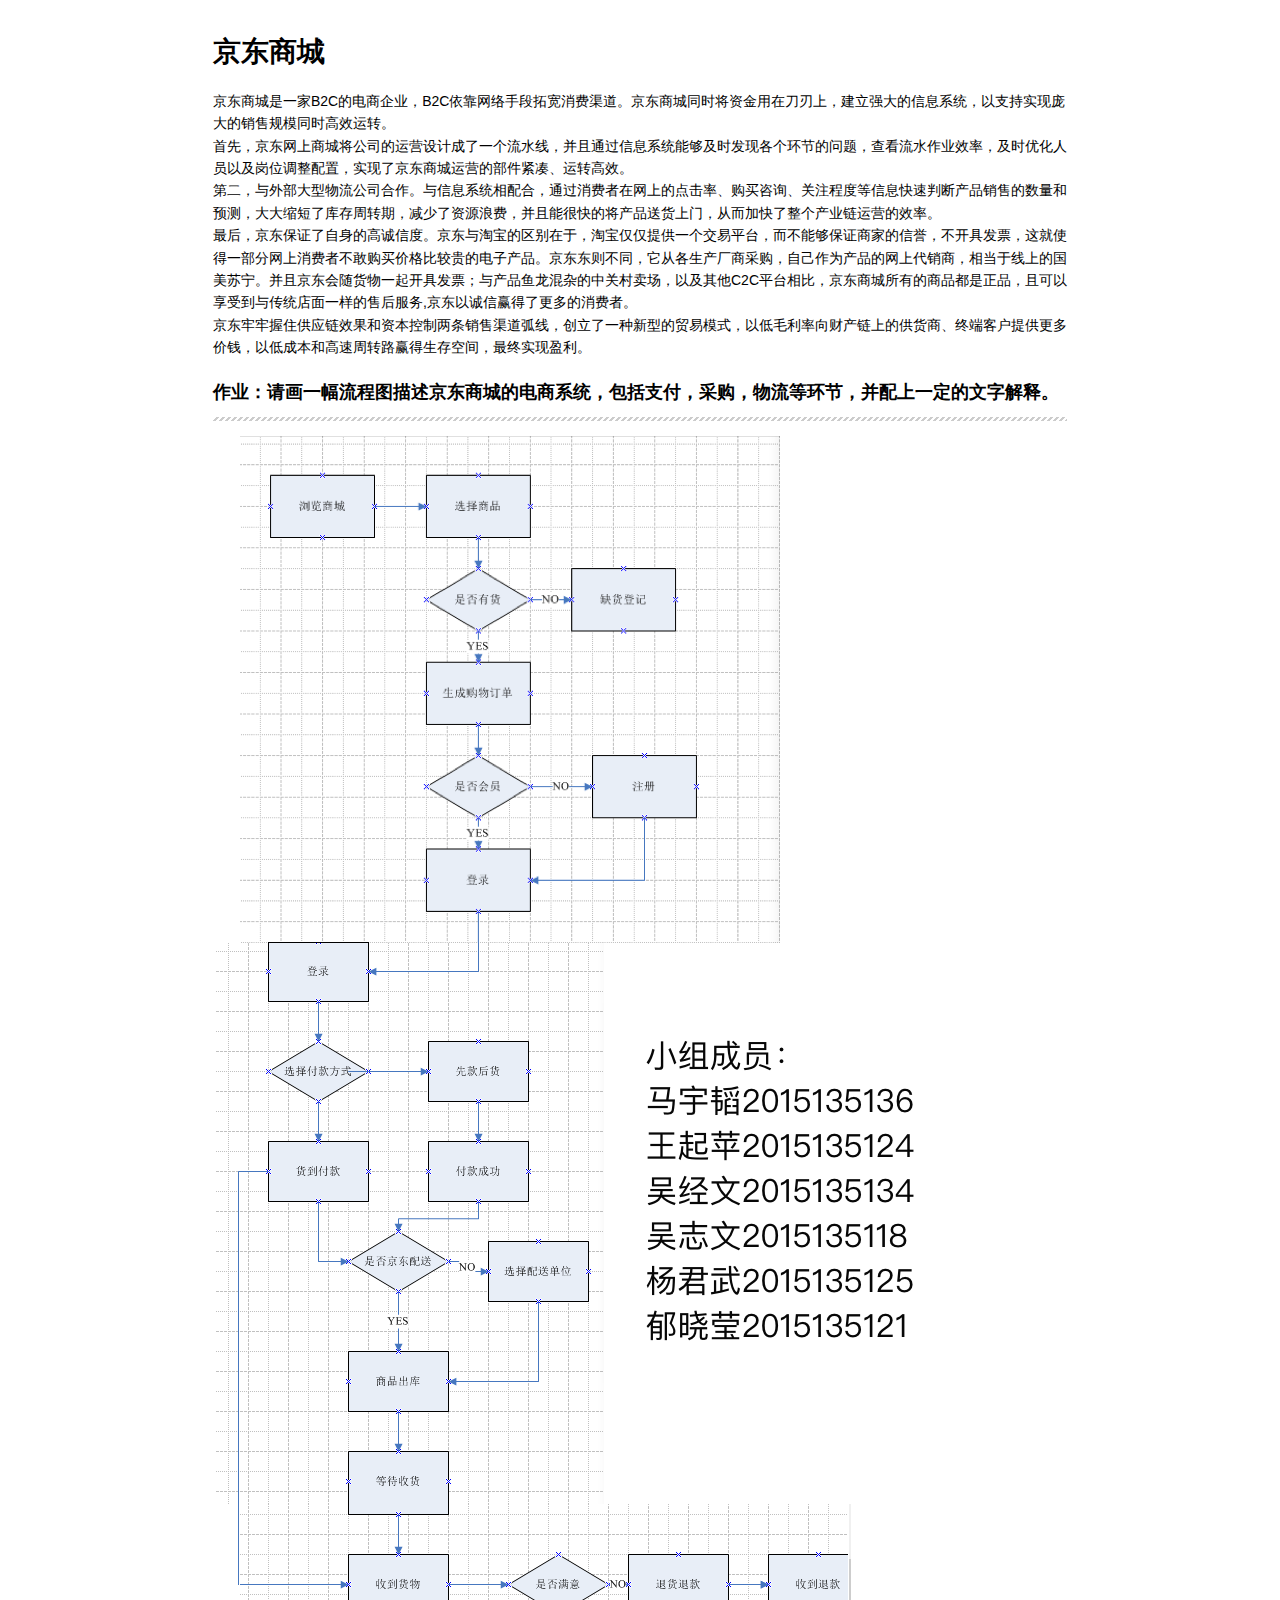
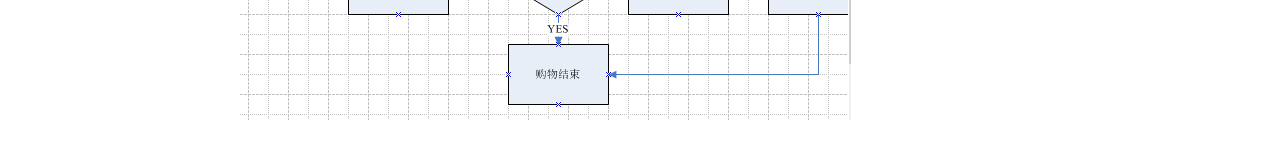
<file: 11.9.html>
<!DOCTYPE html>
<html>

<head>

<meta charset="utf-8">
<meta name="viewport" content="width=device-width, initial-scale=1.0, user-scalable=yes">
<title>11.9</title>


<style type="text/css">
body {
  font-family: Helvetica, arial, sans-serif;
  font-size: 14px;
  line-height: 1.6;
  padding-top: 10px;
  padding-bottom: 10px;
  background-color: white;
  padding: 30px; }

body > *:first-child {
  margin-top: 0 !important; }
body > *:last-child {
  margin-bottom: 0 !important; }

a {
  color: #4183C4; }
a.absent {
  color: #cc0000; }
a.anchor {
  display: block;
  padding-left: 30px;
  margin-left: -30px;
  cursor: pointer;
  position: absolute;
  top: 0;
  left: 0;
  bottom: 0; }

h1, h2, h3, h4, h5, h6 {
  margin: 20px 0 10px;
  padding: 0;
  font-weight: bold;
  -webkit-font-smoothing: antialiased;
  cursor: text;
  position: relative; }

h1:hover a.anchor, h2:hover a.anchor, h3:hover a.anchor, h4:hover a.anchor, h5:hover a.anchor, h6:hover a.anchor {
  background: url([data-uri]) no-repeat 10px center;
  text-decoration: none; }

h1 tt, h1 code {
  font-size: inherit; }

h2 tt, h2 code {
  font-size: inherit; }

h3 tt, h3 code {
  font-size: inherit; }

h4 tt, h4 code {
  font-size: inherit; }

h5 tt, h5 code {
  font-size: inherit; }

h6 tt, h6 code {
  font-size: inherit; }

h1 {
  font-size: 28px;
  color: black; }

h2 {
  font-size: 24px;
  border-bottom: 1px solid #cccccc;
  color: black; }

h3 {
  font-size: 18px; }

h4 {
  font-size: 16px; }

h5 {
  font-size: 14px; }

h6 {
  color: #777777;
  font-size: 14px; }

p, blockquote, ul, ol, dl, li, table, pre {
  margin: 15px 0; }

hr {
  background: transparent url([data-uri]) repeat-x 0 0;
  border: 0 none;
  color: #cccccc;
  height: 4px;
  padding: 0;
}

body > h2:first-child {
  margin-top: 0;
  padding-top: 0; }
body > h1:first-child {
  margin-top: 0;
  padding-top: 0; }
  body > h1:first-child + h2 {
    margin-top: 0;
    padding-top: 0; }
body > h3:first-child, body > h4:first-child, body > h5:first-child, body > h6:first-child {
  margin-top: 0;
  padding-top: 0; }

a:first-child h1, a:first-child h2, a:first-child h3, a:first-child h4, a:first-child h5, a:first-child h6 {
  margin-top: 0;
  padding-top: 0; }

h1 p, h2 p, h3 p, h4 p, h5 p, h6 p {
  margin-top: 0; }

li p.first {
  display: inline-block; }
li {
  margin: 0; }
ul, ol {
  padding-left: 30px; }

ul :first-child, ol :first-child {
  margin-top: 0; }

dl {
  padding: 0; }
  dl dt {
    font-size: 14px;
    font-weight: bold;
    font-style: italic;
    padding: 0;
    margin: 15px 0 5px; }
    dl dt:first-child {
      padding: 0; }
    dl dt > :first-child {
      margin-top: 0; }
    dl dt > :last-child {
      margin-bottom: 0; }
  dl dd {
    margin: 0 0 15px;
    padding: 0 15px; }
    dl dd > :first-child {
      margin-top: 0; }
    dl dd > :last-child {
      margin-bottom: 0; }

blockquote {
  border-left: 4px solid #dddddd;
  padding: 0 15px;
  color: #777777; }
  blockquote > :first-child {
    margin-top: 0; }
  blockquote > :last-child {
    margin-bottom: 0; }

table {
  padding: 0;border-collapse: collapse; }
  table tr {
    border-top: 1px solid #cccccc;
    background-color: white;
    margin: 0;
    padding: 0; }
    table tr:nth-child(2n) {
      background-color: #f8f8f8; }
    table tr th {
      font-weight: bold;
      border: 1px solid #cccccc;
      margin: 0;
      padding: 6px 13px; }
    table tr td {
      border: 1px solid #cccccc;
      margin: 0;
      padding: 6px 13px; }
    table tr th :first-child, table tr td :first-child {
      margin-top: 0; }
    table tr th :last-child, table tr td :last-child {
      margin-bottom: 0; }

img {
  max-width: 100%; }

span.frame {
  display: block;
  overflow: hidden; }
  span.frame > span {
    border: 1px solid #dddddd;
    display: block;
    float: left;
    overflow: hidden;
    margin: 13px 0 0;
    padding: 7px;
    width: auto; }
  span.frame span img {
    display: block;
    float: left; }
  span.frame span span {
    clear: both;
    color: #333333;
    display: block;
    padding: 5px 0 0; }
span.align-center {
  display: block;
  overflow: hidden;
  clear: both; }
  span.align-center > span {
    display: block;
    overflow: hidden;
    margin: 13px auto 0;
    text-align: center; }
  span.align-center span img {
    margin: 0 auto;
    text-align: center; }
span.align-right {
  display: block;
  overflow: hidden;
  clear: both; }
  span.align-right > span {
    display: block;
    overflow: hidden;
    margin: 13px 0 0;
    text-align: right; }
  span.align-right span img {
    margin: 0;
    text-align: right; }
span.float-left {
  display: block;
  margin-right: 13px;
  overflow: hidden;
  float: left; }
  span.float-left span {
    margin: 13px 0 0; }
span.float-right {
  display: block;
  margin-left: 13px;
  overflow: hidden;
  float: right; }
  span.float-right > span {
    display: block;
    overflow: hidden;
    margin: 13px auto 0;
    text-align: right; }

code, tt {
  margin: 0 2px;
  padding: 0 5px;
  white-space: nowrap;
  border: 1px solid #eaeaea;
  background-color: #f8f8f8;
  border-radius: 3px; }

pre code {
  margin: 0;
  padding: 0;
  white-space: pre;
  border: none;
  background: transparent; }

.highlight pre {
  background-color: #f8f8f8;
  border: 1px solid #cccccc;
  font-size: 13px;
  line-height: 19px;
  overflow: auto;
  padding: 6px 10px;
  border-radius: 3px; }

pre {
  background-color: #f8f8f8;
  border: 1px solid #cccccc;
  font-size: 13px;
  line-height: 19px;
  overflow: auto;
  padding: 6px 10px;
  border-radius: 3px; }
  pre code, pre tt {
    background-color: transparent;
    border: none; }

sup {
    font-size: 0.83em;
    vertical-align: super;
    line-height: 0;
}

kbd {
  display: inline-block;
  padding: 3px 5px;
  font-size: 11px;
  line-height: 10px;
  color: #555;
  vertical-align: middle;
  background-color: #fcfcfc;
  border: solid 1px #ccc;
  border-bottom-color: #bbb;
  border-radius: 3px;
  box-shadow: inset 0 -1px 0 #bbb
}

* {
	-webkit-print-color-adjust: exact;
}
@media screen and (min-width: 914px) {
    body {
        width: 854px;
        margin:0 auto;
    }
}
@media print {
	table, pre {
		page-break-inside: avoid;
	}
	pre {
		word-wrap: break-word;
	}
}
</style>


</head>

<body>

<h1 id="toc_0">京东商城</h1>

<p>京东商城是一家B2C的电商企业，B2C依靠网络手段拓宽消费渠道。京东商城同时将资金用在刀刃上，建立强大的信息系统，以支持实现庞大的销售规模同时高效运转。<br>
首先，京东网上商城将公司的运营设计成了一个流水线，并且通过信息系统能够及时发现各个环节的问题，查看流水作业效率，及时优化人员以及岗位调整配置，实现了京东商城运营的部件紧凑、运转高效。<br>
第二，与外部大型物流公司合作。与信息系统相配合，通过消费者在网上的点击率、购买咨询、关注程度等信息快速判断产品销售的数量和预测，大大缩短了库存周转期，减少了资源浪费，并且能很快的将产品送货上门，从而加快了整个产业链运营的效率。<br>
最后，京东保证了自身的高诚信度。京东与淘宝的区别在于，淘宝仅仅提供一个交易平台，而不能够保证商家的信誉，不开具发票，这就使得一部分网上消费者不敢购买价格比较贵的电子产品。京东东则不同，它从各生产厂商采购，自己作为产品的网上代销商，相当于线上的国美苏宁。并且京东会随货物一起开具发票；与产品鱼龙混杂的中关村卖场，以及其他C2C平台相比，京东商城所有的商品都是正品，且可以享受到与传统店面一样的售后服务,京东以诚信赢得了更多的消费者。<br>
京东牢牢握住供应链效果和资本控制两条销售渠道弧线，创立了一种新型的贸易模式，以低毛利率向财产链上的供货商、终端客户提供更多价钱，以低成本和高速周转路赢得生存空间，最终实现盈利。</p>

<h3 id="toc_1">作业：请画一幅流程图描述京东商城的电商系统，包括支付，采购，物流等环节，并配上一定的文字解释。</h3>

<hr>

<p><img src="images/11.9_1.png" alt=""></p>




</body>

</html>
</file>
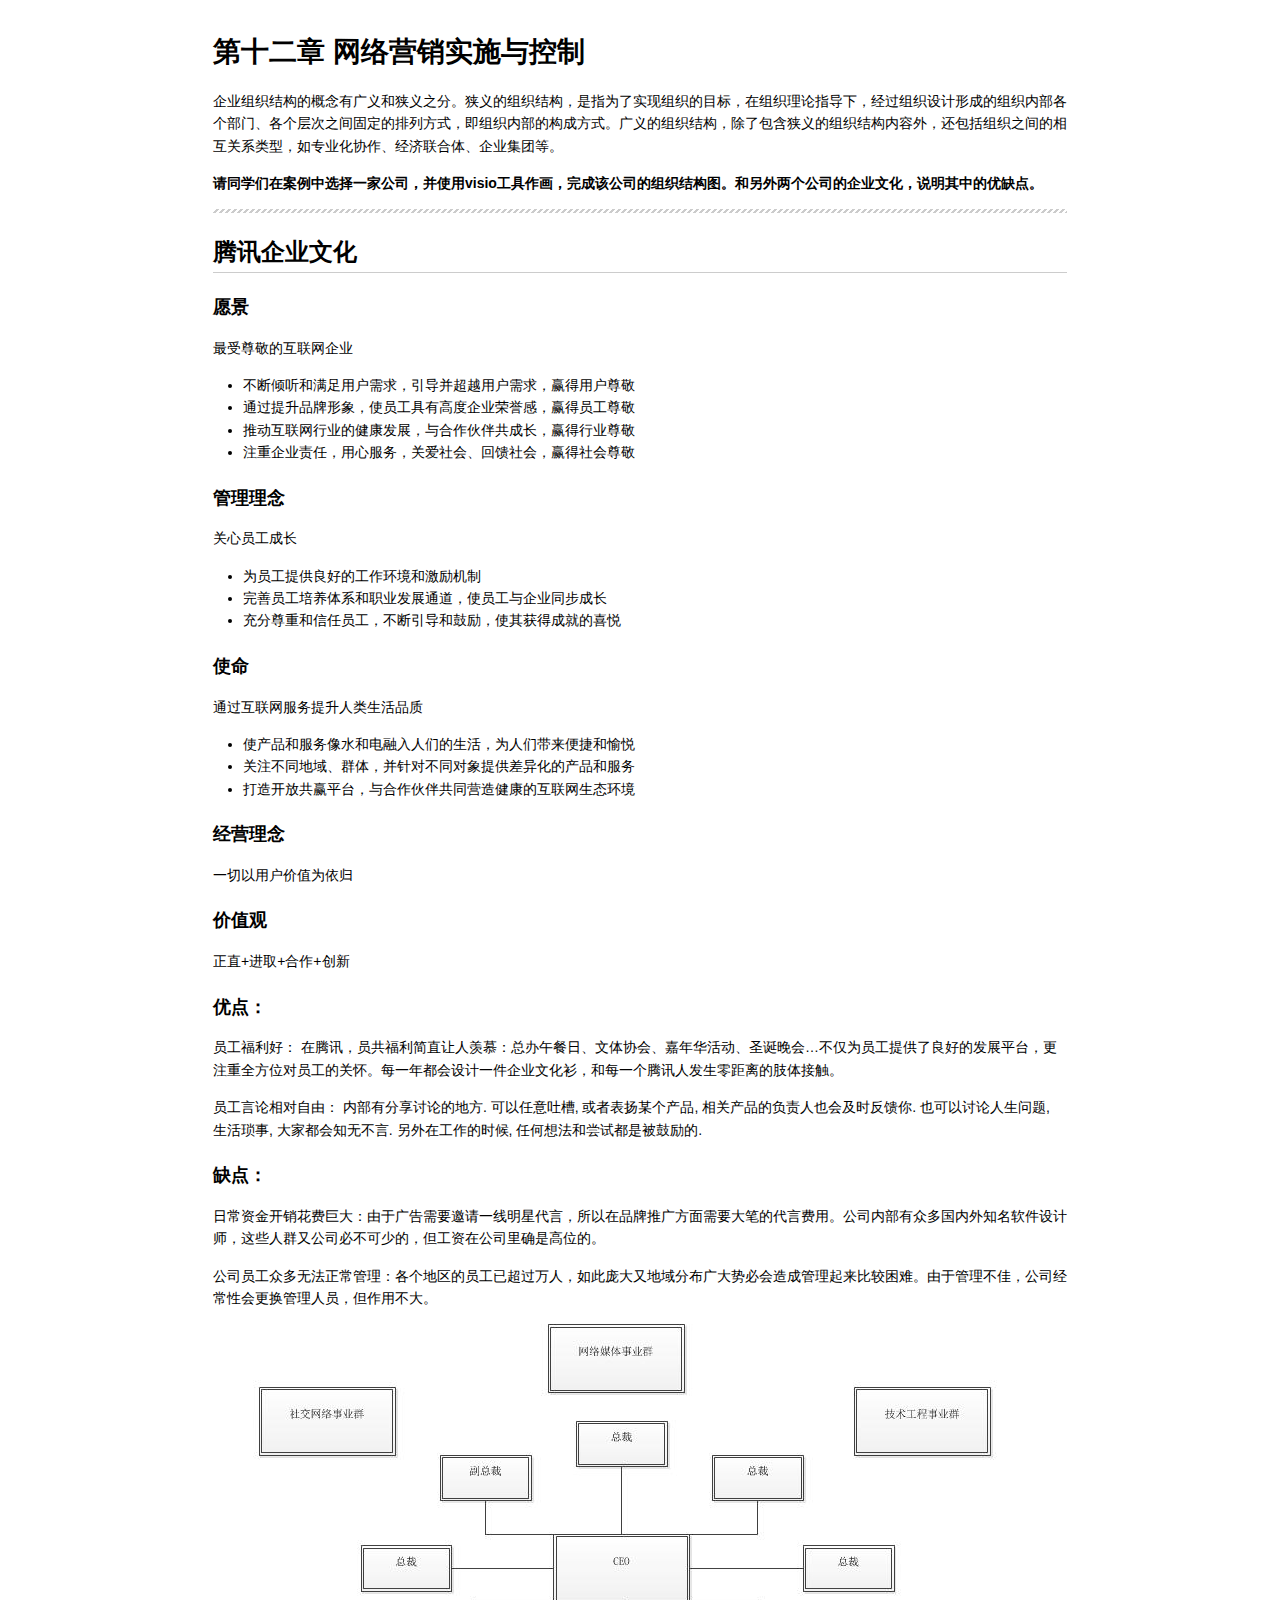
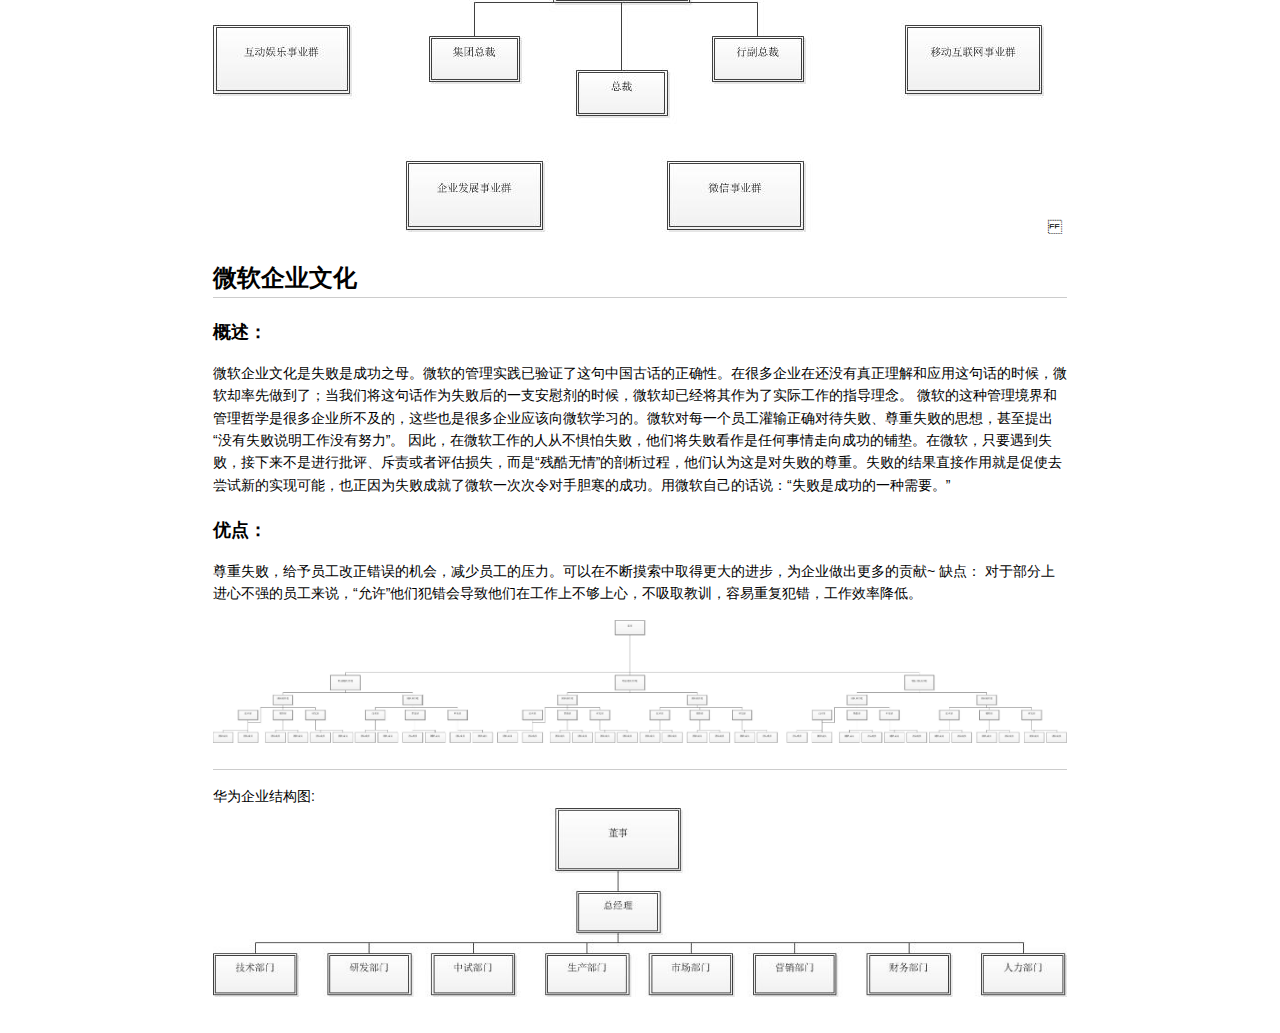
<file: 12.14.html>
<!DOCTYPE html>
<html>

<head>

<meta charset="utf-8">
<meta name="viewport" content="width=device-width, initial-scale=1.0, user-scalable=yes">
<title>12.14</title>


<style type="text/css">
body {
  font-family: Helvetica, arial, sans-serif;
  font-size: 14px;
  line-height: 1.6;
  padding-top: 10px;
  padding-bottom: 10px;
  background-color: white;
  padding: 30px; }

body > *:first-child {
  margin-top: 0 !important; }
body > *:last-child {
  margin-bottom: 0 !important; }

a {
  color: #4183C4; }
a.absent {
  color: #cc0000; }
a.anchor {
  display: block;
  padding-left: 30px;
  margin-left: -30px;
  cursor: pointer;
  position: absolute;
  top: 0;
  left: 0;
  bottom: 0; }

h1, h2, h3, h4, h5, h6 {
  margin: 20px 0 10px;
  padding: 0;
  font-weight: bold;
  -webkit-font-smoothing: antialiased;
  cursor: text;
  position: relative; }

h1:hover a.anchor, h2:hover a.anchor, h3:hover a.anchor, h4:hover a.anchor, h5:hover a.anchor, h6:hover a.anchor {
  background: url([data-uri]) no-repeat 10px center;
  text-decoration: none; }

h1 tt, h1 code {
  font-size: inherit; }

h2 tt, h2 code {
  font-size: inherit; }

h3 tt, h3 code {
  font-size: inherit; }

h4 tt, h4 code {
  font-size: inherit; }

h5 tt, h5 code {
  font-size: inherit; }

h6 tt, h6 code {
  font-size: inherit; }

h1 {
  font-size: 28px;
  color: black; }

h2 {
  font-size: 24px;
  border-bottom: 1px solid #cccccc;
  color: black; }

h3 {
  font-size: 18px; }

h4 {
  font-size: 16px; }

h5 {
  font-size: 14px; }

h6 {
  color: #777777;
  font-size: 14px; }

p, blockquote, ul, ol, dl, li, table, pre {
  margin: 15px 0; }

hr {
  background: transparent url([data-uri]) repeat-x 0 0;
  border: 0 none;
  color: #cccccc;
  height: 4px;
  padding: 0;
}

body > h2:first-child {
  margin-top: 0;
  padding-top: 0; }
body > h1:first-child {
  margin-top: 0;
  padding-top: 0; }
  body > h1:first-child + h2 {
    margin-top: 0;
    padding-top: 0; }
body > h3:first-child, body > h4:first-child, body > h5:first-child, body > h6:first-child {
  margin-top: 0;
  padding-top: 0; }

a:first-child h1, a:first-child h2, a:first-child h3, a:first-child h4, a:first-child h5, a:first-child h6 {
  margin-top: 0;
  padding-top: 0; }

h1 p, h2 p, h3 p, h4 p, h5 p, h6 p {
  margin-top: 0; }

li p.first {
  display: inline-block; }
li {
  margin: 0; }
ul, ol {
  padding-left: 30px; }

ul :first-child, ol :first-child {
  margin-top: 0; }

dl {
  padding: 0; }
  dl dt {
    font-size: 14px;
    font-weight: bold;
    font-style: italic;
    padding: 0;
    margin: 15px 0 5px; }
    dl dt:first-child {
      padding: 0; }
    dl dt > :first-child {
      margin-top: 0; }
    dl dt > :last-child {
      margin-bottom: 0; }
  dl dd {
    margin: 0 0 15px;
    padding: 0 15px; }
    dl dd > :first-child {
      margin-top: 0; }
    dl dd > :last-child {
      margin-bottom: 0; }

blockquote {
  border-left: 4px solid #dddddd;
  padding: 0 15px;
  color: #777777; }
  blockquote > :first-child {
    margin-top: 0; }
  blockquote > :last-child {
    margin-bottom: 0; }

table {
  padding: 0;border-collapse: collapse; }
  table tr {
    border-top: 1px solid #cccccc;
    background-color: white;
    margin: 0;
    padding: 0; }
    table tr:nth-child(2n) {
      background-color: #f8f8f8; }
    table tr th {
      font-weight: bold;
      border: 1px solid #cccccc;
      margin: 0;
      padding: 6px 13px; }
    table tr td {
      border: 1px solid #cccccc;
      margin: 0;
      padding: 6px 13px; }
    table tr th :first-child, table tr td :first-child {
      margin-top: 0; }
    table tr th :last-child, table tr td :last-child {
      margin-bottom: 0; }

img {
  max-width: 100%; }

span.frame {
  display: block;
  overflow: hidden; }
  span.frame > span {
    border: 1px solid #dddddd;
    display: block;
    float: left;
    overflow: hidden;
    margin: 13px 0 0;
    padding: 7px;
    width: auto; }
  span.frame span img {
    display: block;
    float: left; }
  span.frame span span {
    clear: both;
    color: #333333;
    display: block;
    padding: 5px 0 0; }
span.align-center {
  display: block;
  overflow: hidden;
  clear: both; }
  span.align-center > span {
    display: block;
    overflow: hidden;
    margin: 13px auto 0;
    text-align: center; }
  span.align-center span img {
    margin: 0 auto;
    text-align: center; }
span.align-right {
  display: block;
  overflow: hidden;
  clear: both; }
  span.align-right > span {
    display: block;
    overflow: hidden;
    margin: 13px 0 0;
    text-align: right; }
  span.align-right span img {
    margin: 0;
    text-align: right; }
span.float-left {
  display: block;
  margin-right: 13px;
  overflow: hidden;
  float: left; }
  span.float-left span {
    margin: 13px 0 0; }
span.float-right {
  display: block;
  margin-left: 13px;
  overflow: hidden;
  float: right; }
  span.float-right > span {
    display: block;
    overflow: hidden;
    margin: 13px auto 0;
    text-align: right; }

code, tt {
  margin: 0 2px;
  padding: 0 5px;
  white-space: nowrap;
  border: 1px solid #eaeaea;
  background-color: #f8f8f8;
  border-radius: 3px; }

pre code {
  margin: 0;
  padding: 0;
  white-space: pre;
  border: none;
  background: transparent; }

.highlight pre {
  background-color: #f8f8f8;
  border: 1px solid #cccccc;
  font-size: 13px;
  line-height: 19px;
  overflow: auto;
  padding: 6px 10px;
  border-radius: 3px; }

pre {
  background-color: #f8f8f8;
  border: 1px solid #cccccc;
  font-size: 13px;
  line-height: 19px;
  overflow: auto;
  padding: 6px 10px;
  border-radius: 3px; }
  pre code, pre tt {
    background-color: transparent;
    border: none; }

sup {
    font-size: 0.83em;
    vertical-align: super;
    line-height: 0;
}

kbd {
  display: inline-block;
  padding: 3px 5px;
  font-size: 11px;
  line-height: 10px;
  color: #555;
  vertical-align: middle;
  background-color: #fcfcfc;
  border: solid 1px #ccc;
  border-bottom-color: #bbb;
  border-radius: 3px;
  box-shadow: inset 0 -1px 0 #bbb
}

* {
	-webkit-print-color-adjust: exact;
}
@media screen and (min-width: 914px) {
    body {
        width: 854px;
        margin:0 auto;
    }
}
@media print {
	table, pre {
		page-break-inside: avoid;
	}
	pre {
		word-wrap: break-word;
	}
}
</style>


</head>

<body>

<h1 id="toc_0">第十二章 网络营销实施与控制</h1>

<p>企业组织结构的概念有广义和狭义之分。狭义的组织结构，是指为了实现组织的目标，在组织理论指导下，经过组织设计形成的组织内部各个部门、各个层次之间固定的排列方式，即组织内部的构成方式。广义的组织结构，除了包含狭义的组织结构内容外，还包括组织之间的相互关系类型，如专业化协作、经济联合体、企业集团等。</p>

<p><strong>请同学们在案例中选择一家公司，并使用visio工具作画，完成该公司的组织结构图。和另外两个公司的企业文化，说明其中的优缺点。</strong></p>

<hr>

<h2 id="toc_1">腾讯企业文化</h2>

<h3 id="toc_2">愿景</h3>

<p>最受尊敬的互联网企业</p>

<ul>
<li>不断倾听和满足用户需求，引导并超越用户需求，赢得用户尊敬</li>
<li>通过提升品牌形象，使员工具有高度企业荣誉感，赢得员工尊敬</li>
<li>推动互联网行业的健康发展，与合作伙伴共成长，赢得行业尊敬</li>
<li>注重企业责任，用心服务，关爱社会、回馈社会，赢得社会尊敬</li>
</ul>

<h3 id="toc_3">管理理念</h3>

<p>关心员工成长</p>

<ul>
<li>为员工提供良好的工作环境和激励机制</li>
<li>完善员工培养体系和职业发展通道，使员工与企业同步成长</li>
<li>充分尊重和信任员工，不断引导和鼓励，使其获得成就的喜悦</li>
</ul>

<h3 id="toc_4">使命</h3>

<p>通过互联网服务提升人类生活品质</p>

<ul>
<li>使产品和服务像水和电融入人们的生活，为人们带来便捷和愉悦</li>
<li>关注不同地域、群体，并针对不同对象提供差异化的产品和服务</li>
<li>打造开放共赢平台，与合作伙伴共同营造健康的互联网生态环境</li>
</ul>

<h3 id="toc_5">经营理念</h3>

<p>一切以用户价值为依归</p>

<h3 id="toc_6">价值观</h3>

<p>正直+进取+合作+创新</p>

<h3 id="toc_7">优点：</h3>

<p>员工福利好：
在腾讯，员共福利简直让人羡慕：总办午餐日、文体协会、嘉年华活动、圣诞晚会…不仅为员工提供了良好的发展平台，更注重全方位对员工的关怀。每一年都会设计一件企业文化衫，和每一个腾讯人发生零距离的肢体接触。</p>

<p>员工言论相对自由：
内部有分享讨论的地方. 可以任意吐槽, 或者表扬某个产品, 相关产品的负责人也会及时反馈你. 也可以讨论人生问题, 生活琐事, 大家都会知无不言. 另外在工作的时候, 任何想法和尝试都是被鼓励的. </p>

<h3 id="toc_8">缺点：</h3>

<p>日常资金开销花费巨大：由于广告需要邀请一线明星代言，所以在品牌推广方面需要大笔的代言费用。公司内部有众多国内外知名软件设计师，这些人群又公司必不可少的，但工资在公司里确是高位的。</p>

<p>公司员工众多无法正常管理：各个地区的员工已超过万人，如此庞大又地域分布广大势必会造成管理起来比较困难。由于管理不佳，公司经常性会更换管理人员，但作用不大。
  </p>

<p><img src="images/12.14_1.png" alt="腾讯企业组织结构图">
</p>

<h2 id="toc_9">微软企业文化</h2>

<h3 id="toc_10">概述：</h3>

<p>微软企业文化是失败是成功之母。微软的管理实践已验证了这句中国古话的正确性。在很多企业在还没有真正理解和应用这句话的时候，微软却率先做到了；当我们将这句话作为失败后的一支安慰剂的时候，微软却已经将其作为了实际工作的指导理念。
微软的这种管理境界和管理哲学是很多企业所不及的，这些也是很多企业应该向微软学习的。微软对每一个员工灌输正确对待失败、尊重失败的思想，甚至提出“没有失败说明工作没有努力”。
因此，在微软工作的人从不惧怕失败，他们将失败看作是任何事情走向成功的铺垫。在微软，只要遇到失败，接下来不是进行批评、斥责或者评估损失，而是“残酷无情”的剖析过程，他们认为这是对失败的尊重。失败的结果直接作用就是促使去尝试新的实现可能，也正因为失败成就了微软一次次令对手胆寒的成功。用微软自己的话说：“失败是成功的一种需要。”</p>

<h3 id="toc_11">优点：</h3>

<p>尊重失败，给予员工改正错误的机会，减少员工的压力。可以在不断摸索中取得更大的进步，为企业做出更多的贡献~
缺点：
对于部分上进心不强的员工来说，“允许”他们犯错会导致他们在工作上不够上心，不吸取教训，容易重复犯错，工作效率降低。</p>

<p><img src="images/12.14_2.png" alt="微软企业结构图"></p>

<h2 id="toc_12"></h2>

<p>华为企业结构图:
<img src="images/12.14_3.png" alt="华为企业结构图"></p>




</body>

</html>
</file>
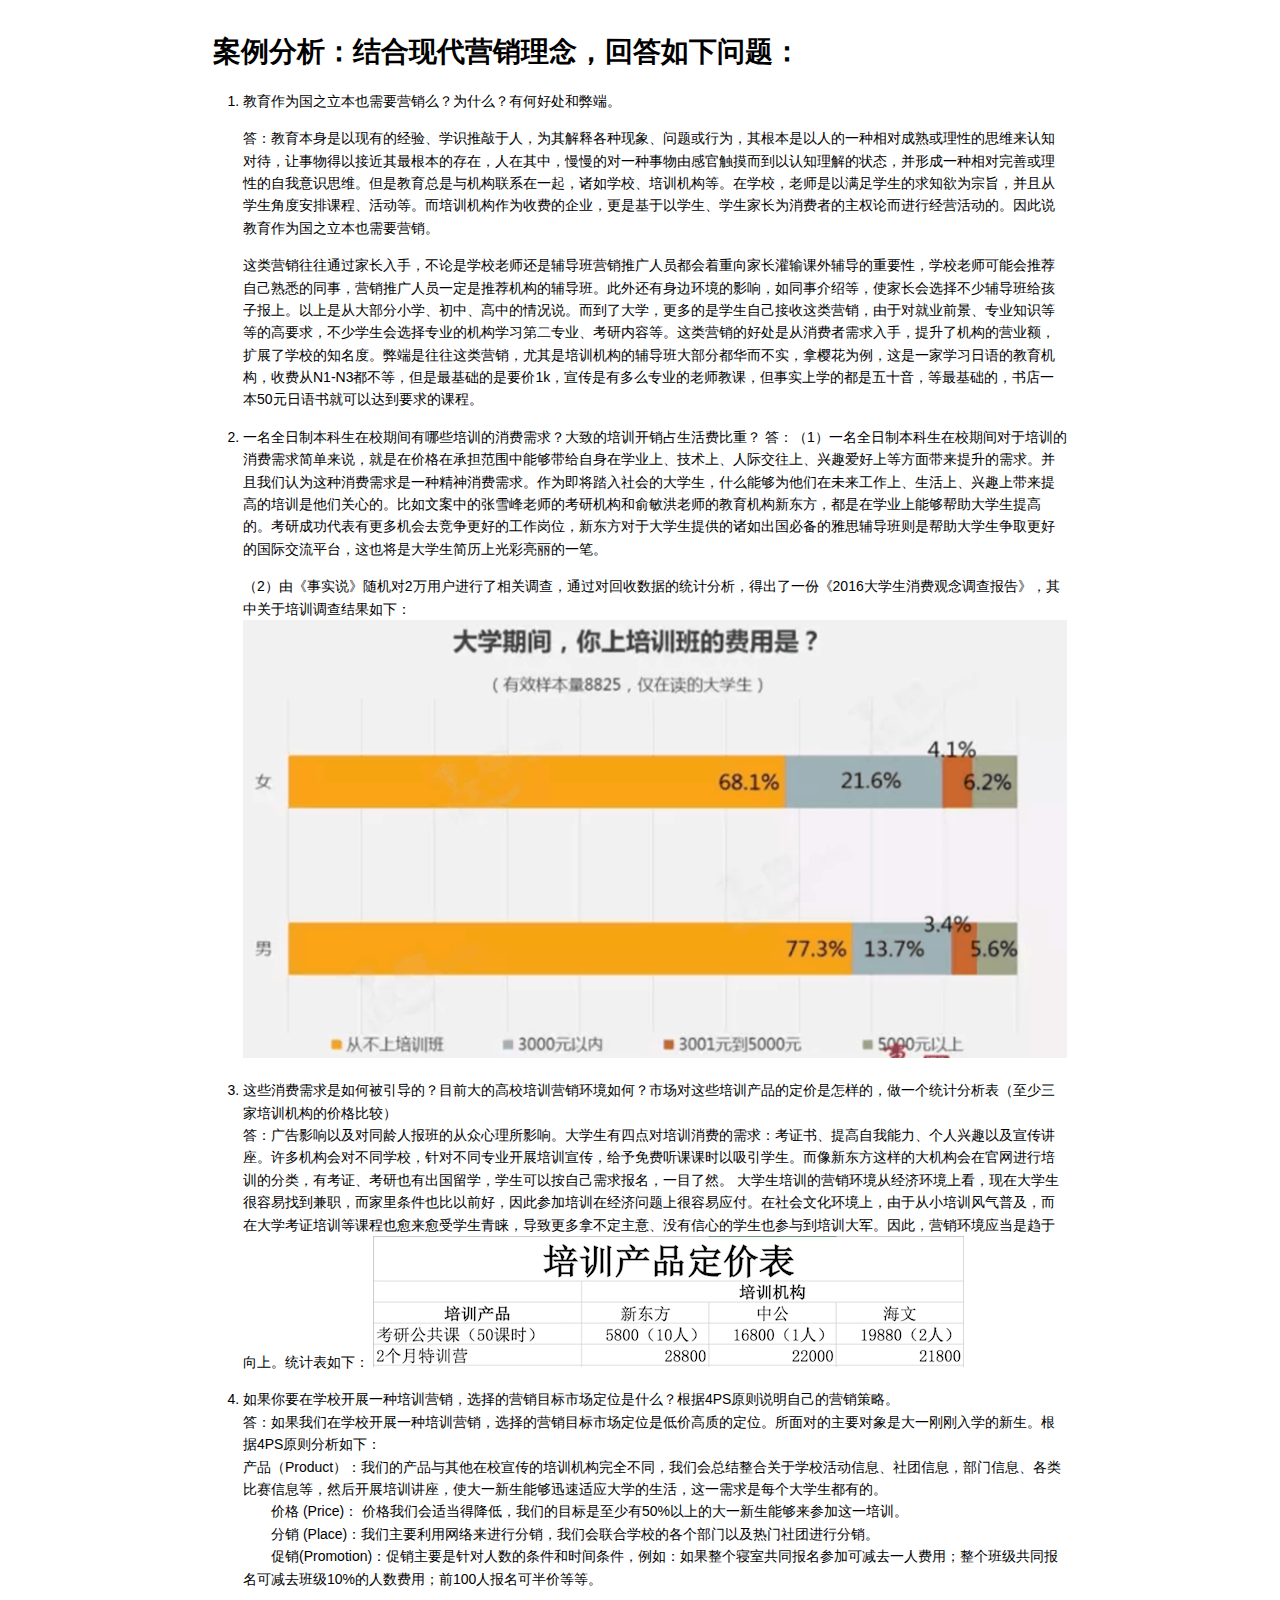
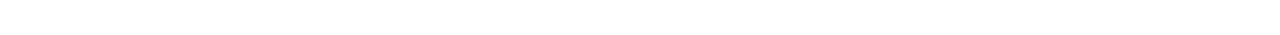
<file: 9.21.html>
<!DOCTYPE html>
<html>

<head>

<meta charset="utf-8">
<meta name="viewport" content="width=device-width, initial-scale=1.0, user-scalable=yes">



<style type="text/css">
body {
  font-family: Helvetica, arial, sans-serif;
  font-size: 14px;
  line-height: 1.6;
  padding-top: 10px;
  padding-bottom: 10px;
  background-color: white;
  padding: 30px; }

body > *:first-child {
  margin-top: 0 !important; }
body > *:last-child {
  margin-bottom: 0 !important; }

a {
  color: #4183C4; }
a.absent {
  color: #cc0000; }
a.anchor {
  display: block;
  padding-left: 30px;
  margin-left: -30px;
  cursor: pointer;
  position: absolute;
  top: 0;
  left: 0;
  bottom: 0; }

h1, h2, h3, h4, h5, h6 {
  margin: 20px 0 10px;
  padding: 0;
  font-weight: bold;
  -webkit-font-smoothing: antialiased;
  cursor: text;
  position: relative; }

h1:hover a.anchor, h2:hover a.anchor, h3:hover a.anchor, h4:hover a.anchor, h5:hover a.anchor, h6:hover a.anchor {
  background: url([data-uri]) no-repeat 10px center;
  text-decoration: none; }

h1 tt, h1 code {
  font-size: inherit; }

h2 tt, h2 code {
  font-size: inherit; }

h3 tt, h3 code {
  font-size: inherit; }

h4 tt, h4 code {
  font-size: inherit; }

h5 tt, h5 code {
  font-size: inherit; }

h6 tt, h6 code {
  font-size: inherit; }

h1 {
  font-size: 28px;
  color: black; }

h2 {
  font-size: 24px;
  border-bottom: 1px solid #cccccc;
  color: black; }

h3 {
  font-size: 18px; }

h4 {
  font-size: 16px; }

h5 {
  font-size: 14px; }

h6 {
  color: #777777;
  font-size: 14px; }

p, blockquote, ul, ol, dl, li, table, pre {
  margin: 15px 0; }

hr {
  background: transparent url([data-uri]) repeat-x 0 0;
  border: 0 none;
  color: #cccccc;
  height: 4px;
  padding: 0;
}

body > h2:first-child {
  margin-top: 0;
  padding-top: 0; }
body > h1:first-child {
  margin-top: 0;
  padding-top: 0; }
  body > h1:first-child + h2 {
    margin-top: 0;
    padding-top: 0; }
body > h3:first-child, body > h4:first-child, body > h5:first-child, body > h6:first-child {
  margin-top: 0;
  padding-top: 0; }

a:first-child h1, a:first-child h2, a:first-child h3, a:first-child h4, a:first-child h5, a:first-child h6 {
  margin-top: 0;
  padding-top: 0; }

h1 p, h2 p, h3 p, h4 p, h5 p, h6 p {
  margin-top: 0; }

li p.first {
  display: inline-block; }
li {
  margin: 0; }
ul, ol {
  padding-left: 30px; }

ul :first-child, ol :first-child {
  margin-top: 0; }

dl {
  padding: 0; }
  dl dt {
    font-size: 14px;
    font-weight: bold;
    font-style: italic;
    padding: 0;
    margin: 15px 0 5px; }
    dl dt:first-child {
      padding: 0; }
    dl dt > :first-child {
      margin-top: 0; }
    dl dt > :last-child {
      margin-bottom: 0; }
  dl dd {
    margin: 0 0 15px;
    padding: 0 15px; }
    dl dd > :first-child {
      margin-top: 0; }
    dl dd > :last-child {
      margin-bottom: 0; }

blockquote {
  border-left: 4px solid #dddddd;
  padding: 0 15px;
  color: #777777; }
  blockquote > :first-child {
    margin-top: 0; }
  blockquote > :last-child {
    margin-bottom: 0; }

table {
  padding: 0;border-collapse: collapse; }
  table tr {
    border-top: 1px solid #cccccc;
    background-color: white;
    margin: 0;
    padding: 0; }
    table tr:nth-child(2n) {
      background-color: #f8f8f8; }
    table tr th {
      font-weight: bold;
      border: 1px solid #cccccc;
      margin: 0;
      padding: 6px 13px; }
    table tr td {
      border: 1px solid #cccccc;
      margin: 0;
      padding: 6px 13px; }
    table tr th :first-child, table tr td :first-child {
      margin-top: 0; }
    table tr th :last-child, table tr td :last-child {
      margin-bottom: 0; }

img {
  max-width: 100%; }

span.frame {
  display: block;
  overflow: hidden; }
  span.frame > span {
    border: 1px solid #dddddd;
    display: block;
    float: left;
    overflow: hidden;
    margin: 13px 0 0;
    padding: 7px;
    width: auto; }
  span.frame span img {
    display: block;
    float: left; }
  span.frame span span {
    clear: both;
    color: #333333;
    display: block;
    padding: 5px 0 0; }
span.align-center {
  display: block;
  overflow: hidden;
  clear: both; }
  span.align-center > span {
    display: block;
    overflow: hidden;
    margin: 13px auto 0;
    text-align: center; }
  span.align-center span img {
    margin: 0 auto;
    text-align: center; }
span.align-right {
  display: block;
  overflow: hidden;
  clear: both; }
  span.align-right > span {
    display: block;
    overflow: hidden;
    margin: 13px 0 0;
    text-align: right; }
  span.align-right span img {
    margin: 0;
    text-align: right; }
span.float-left {
  display: block;
  margin-right: 13px;
  overflow: hidden;
  float: left; }
  span.float-left span {
    margin: 13px 0 0; }
span.float-right {
  display: block;
  margin-left: 13px;
  overflow: hidden;
  float: right; }
  span.float-right > span {
    display: block;
    overflow: hidden;
    margin: 13px auto 0;
    text-align: right; }

code, tt {
  margin: 0 2px;
  padding: 0 5px;
  white-space: nowrap;
  border: 1px solid #eaeaea;
  background-color: #f8f8f8;
  border-radius: 3px; }

pre code {
  margin: 0;
  padding: 0;
  white-space: pre;
  border: none;
  background: transparent; }

.highlight pre {
  background-color: #f8f8f8;
  border: 1px solid #cccccc;
  font-size: 13px;
  line-height: 19px;
  overflow: auto;
  padding: 6px 10px;
  border-radius: 3px; }

pre {
  background-color: #f8f8f8;
  border: 1px solid #cccccc;
  font-size: 13px;
  line-height: 19px;
  overflow: auto;
  padding: 6px 10px;
  border-radius: 3px; }
  pre code, pre tt {
    background-color: transparent;
    border: none; }

sup {
    font-size: 0.83em;
    vertical-align: super;
    line-height: 0;
}

kbd {
  display: inline-block;
  padding: 3px 5px;
  font-size: 11px;
  line-height: 10px;
  color: #555;
  vertical-align: middle;
  background-color: #fcfcfc;
  border: solid 1px #ccc;
  border-bottom-color: #bbb;
  border-radius: 3px;
  box-shadow: inset 0 -1px 0 #bbb
}

* {
	-webkit-print-color-adjust: exact;
}
@media screen and (min-width: 914px) {
    body {
        width: 854px;
        margin:0 auto;
    }
}
@media print {
	table, pre {
		page-break-inside: avoid;
	}
	pre {
		word-wrap: break-word;
	}
}
</style>


</head>

<body>

<h1 id="toc_0">案例分析：结合现代营销理念，回答如下问题：</h1>

<ol>
<li><p>教育作为国之立本也需要营销么？为什么？有何好处和弊端。</p>

<p>答：教育本身是以现有的经验、学识推敲于人，为其解释各种现象、问题或行为，其根本是以人的一种相对成熟或理性的思维来认知对待，让事物得以接近其最根本的存在，人在其中，慢慢的对一种事物由感官触摸而到以认知理解的状态，并形成一种相对完善或理性的自我意识思维。但是教育总是与机构联系在一起，诸如学校、培训机构等。在学校，老师是以满足学生的求知欲为宗旨，并且从学生角度安排课程、活动等。而培训机构作为收费的企业，更是基于以学生、学生家长为消费者的主权论而进行经营活动的。因此说教育作为国之立本也需要营销。</p>

<p>这类营销往往通过家长入手，不论是学校老师还是辅导班营销推广人员都会着重向家长灌输课外辅导的重要性，学校老师可能会推荐自己熟悉的同事，营销推广人员一定是推荐机构的辅导班。此外还有身边环境的影响，如同事介绍等，使家长会选择不少辅导班给孩子报上。以上是从大部分小学、初中、高中的情况说。而到了大学，更多的是学生自己接收这类营销，由于对就业前景、专业知识等等的高要求，不少学生会选择专业的机构学习第二专业、考研内容等。这类营销的好处是从消费者需求入手，提升了机构的营业额，扩展了学校的知名度。弊端是往往这类营销，尤其是培训机构的辅导班大部分都华而不实，拿樱花为例，这是一家学习日语的教育机构，收费从N1-N3都不等，但是最基础的是要价1k，宣传是有多么专业的老师教课，但事实上学的都是五十音，等最基础的，书店一本50元日语书就可以达到要求的课程。</p></li>
<li><p>一名全日制本科生在校期间有哪些培训的消费需求？大致的培训开销占生活费比重？
答：（1）一名全日制本科生在校期间对于培训的消费需求简单来说，就是在价格在承担范围中能够带给自身在学业上、技术上、人际交往上、兴趣爱好上等方面带来提升的需求。并且我们认为这种消费需求是一种精神消费需求。作为即将踏入社会的大学生，什么能够为他们在未来工作上、生活上、兴趣上带来提高的培训是他们关心的。比如文案中的张雪峰老师的考研机构和俞敏洪老师的教育机构新东方，都是在学业上能够帮助大学生提高的。考研成功代表有更多机会去竞争更好的工作岗位，新东方对于大学生提供的诸如出国必备的雅思辅导班则是帮助大学生争取更好的国际交流平台，这也将是大学生简历上光彩亮丽的一笔。</p>

<p>（2）由《事实说》随机对2万用户进行了相关调查，通过对回收数据的统计分析，得出了一份《2016大学生消费观念调查报告》，其中关于培训调查结果如下：
<img src="images/p1.png" alt=""></p></li>
<li><p>这些消费需求是如何被引导的？目前大的高校培训营销环境如何？市场对这些培训产品的定价是怎样的，做一个统计分析表（至少三家培训机构的价格比较）<br>
答：广告影响以及对同龄人报班的从众心理所影响。大学生有四点对培训消费的需求：考证书、提高自我能力、个人兴趣以及宣传讲座。许多机构会对不同学校，针对不同专业开展培训宣传，给予免费听课课时以吸引学生。而像新东方这样的大机构会在官网进行培训的分类，有考证、考研也有出国留学，学生可以按自己需求报名，一目了然。
大学生培训的营销环境从经济环境上看，现在大学生很容易找到兼职，而家里条件也比以前好，因此参加培训在经济问题上很容易应付。在社会文化环境上，由于从小培训风气普及，而在大学考证培训等课程也愈来愈受学生青睐，导致更多拿不定主意、没有信心的学生也参与到培训大军。因此，营销环境应当是趋于向上。统计表如下：
<img src="images/p2.png" alt=""></p></li>
<li><p>如果你要在学校开展一种培训营销，选择的营销目标市场定位是什么？根据4PS原则说明自己的营销策略。<br>
答：如果我们在学校开展一种培训营销，选择的营销目标市场定位是低价高质的定位。所面对的主要对象是大一刚刚入学的新生。根据4PS原则分析如下：<br>
产品（Product）：我们的产品与其他在校宣传的培训机构完全不同，我们会总结整合关于学校活动信息、社团信息，部门信息、各类比赛信息等，然后开展培训讲座，使大一新生能够迅速适应大学的生活，这一需求是每个大学生都有的。<br>
　　价格 (Price)： 价格我们会适当得降低，我们的目标是至少有50%以上的大一新生能够来参加这一培训。<br>
　　分销 (Place)：我们主要利用网络来进行分销，我们会联合学校的各个部门以及热门社团进行分销。<br>
　　促销(Promotion)：促销主要是针对人数的条件和时间条件，例如：如果整个寝室共同报名参加可减去一人费用；整个班级共同报名可减去班级10%的人数费用；前100人报名可半价等等。</p></li>
</ol>




</body>

</html>
</file>
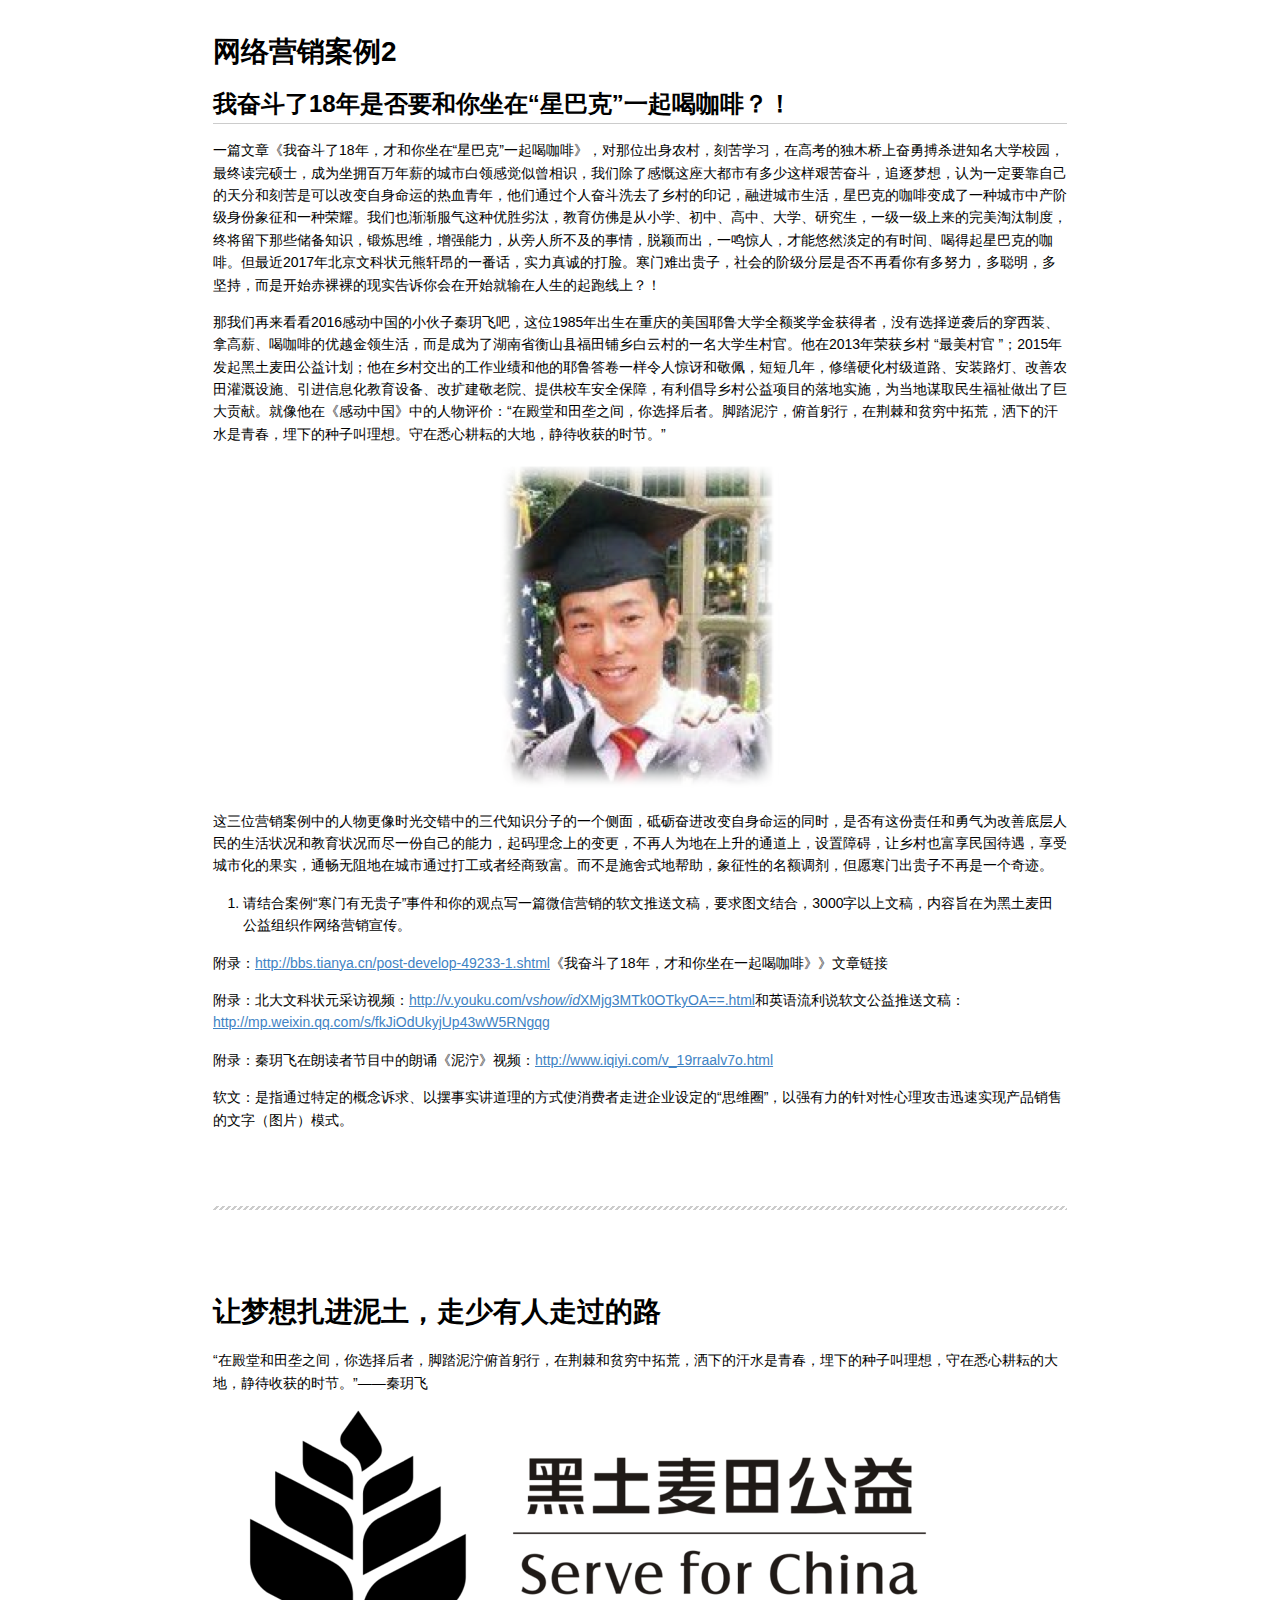
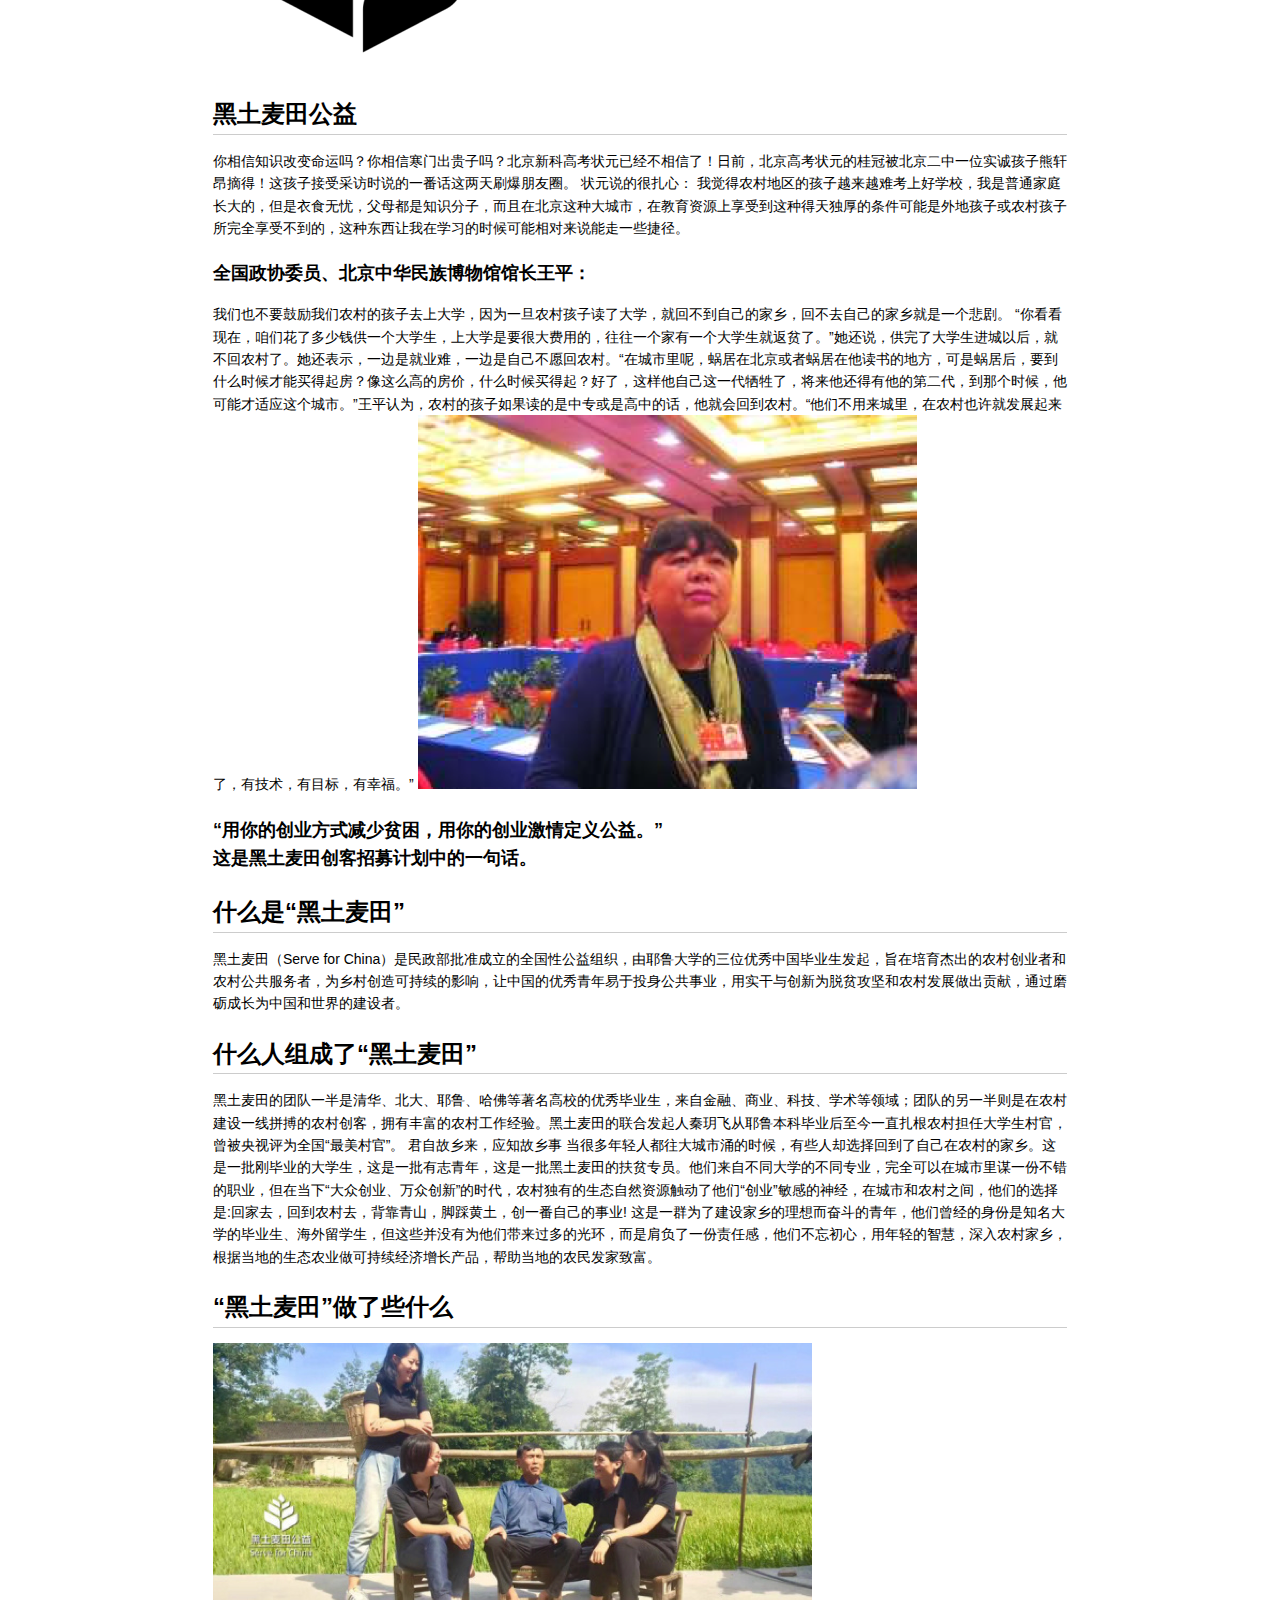
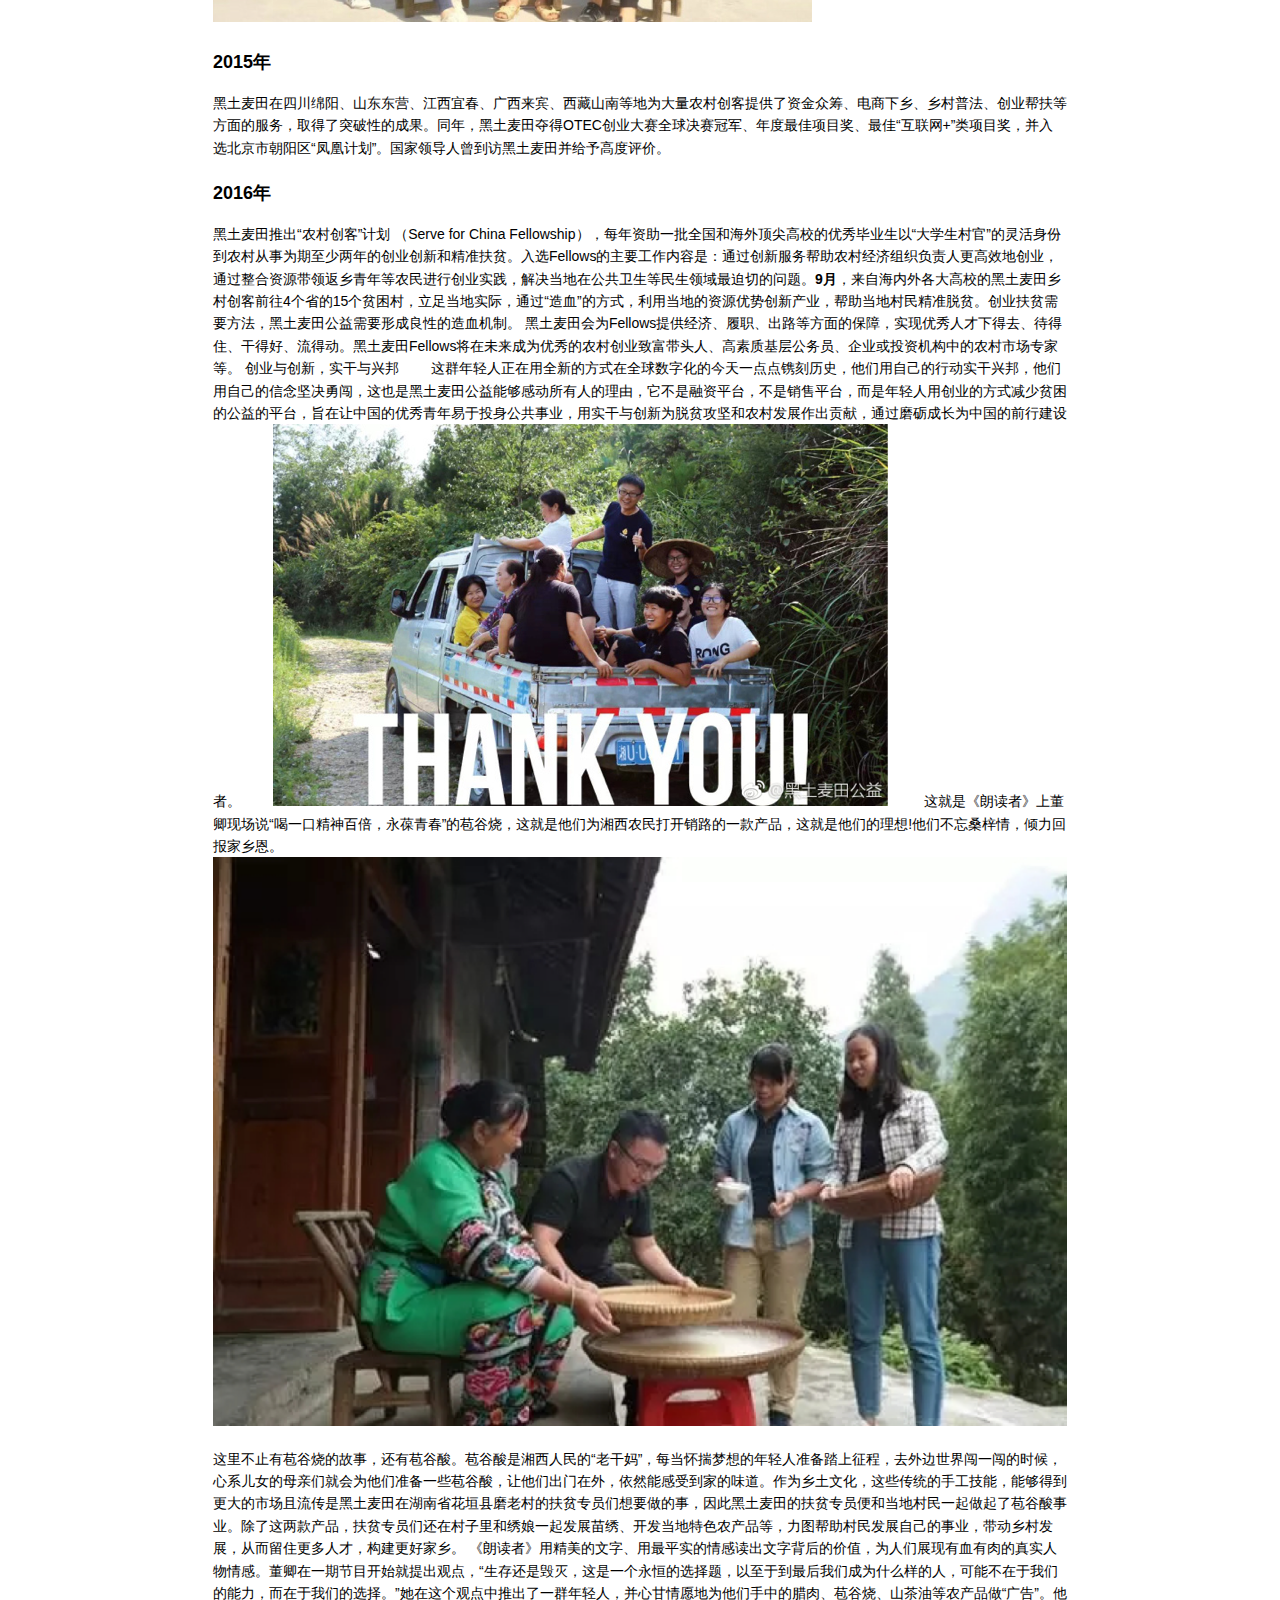
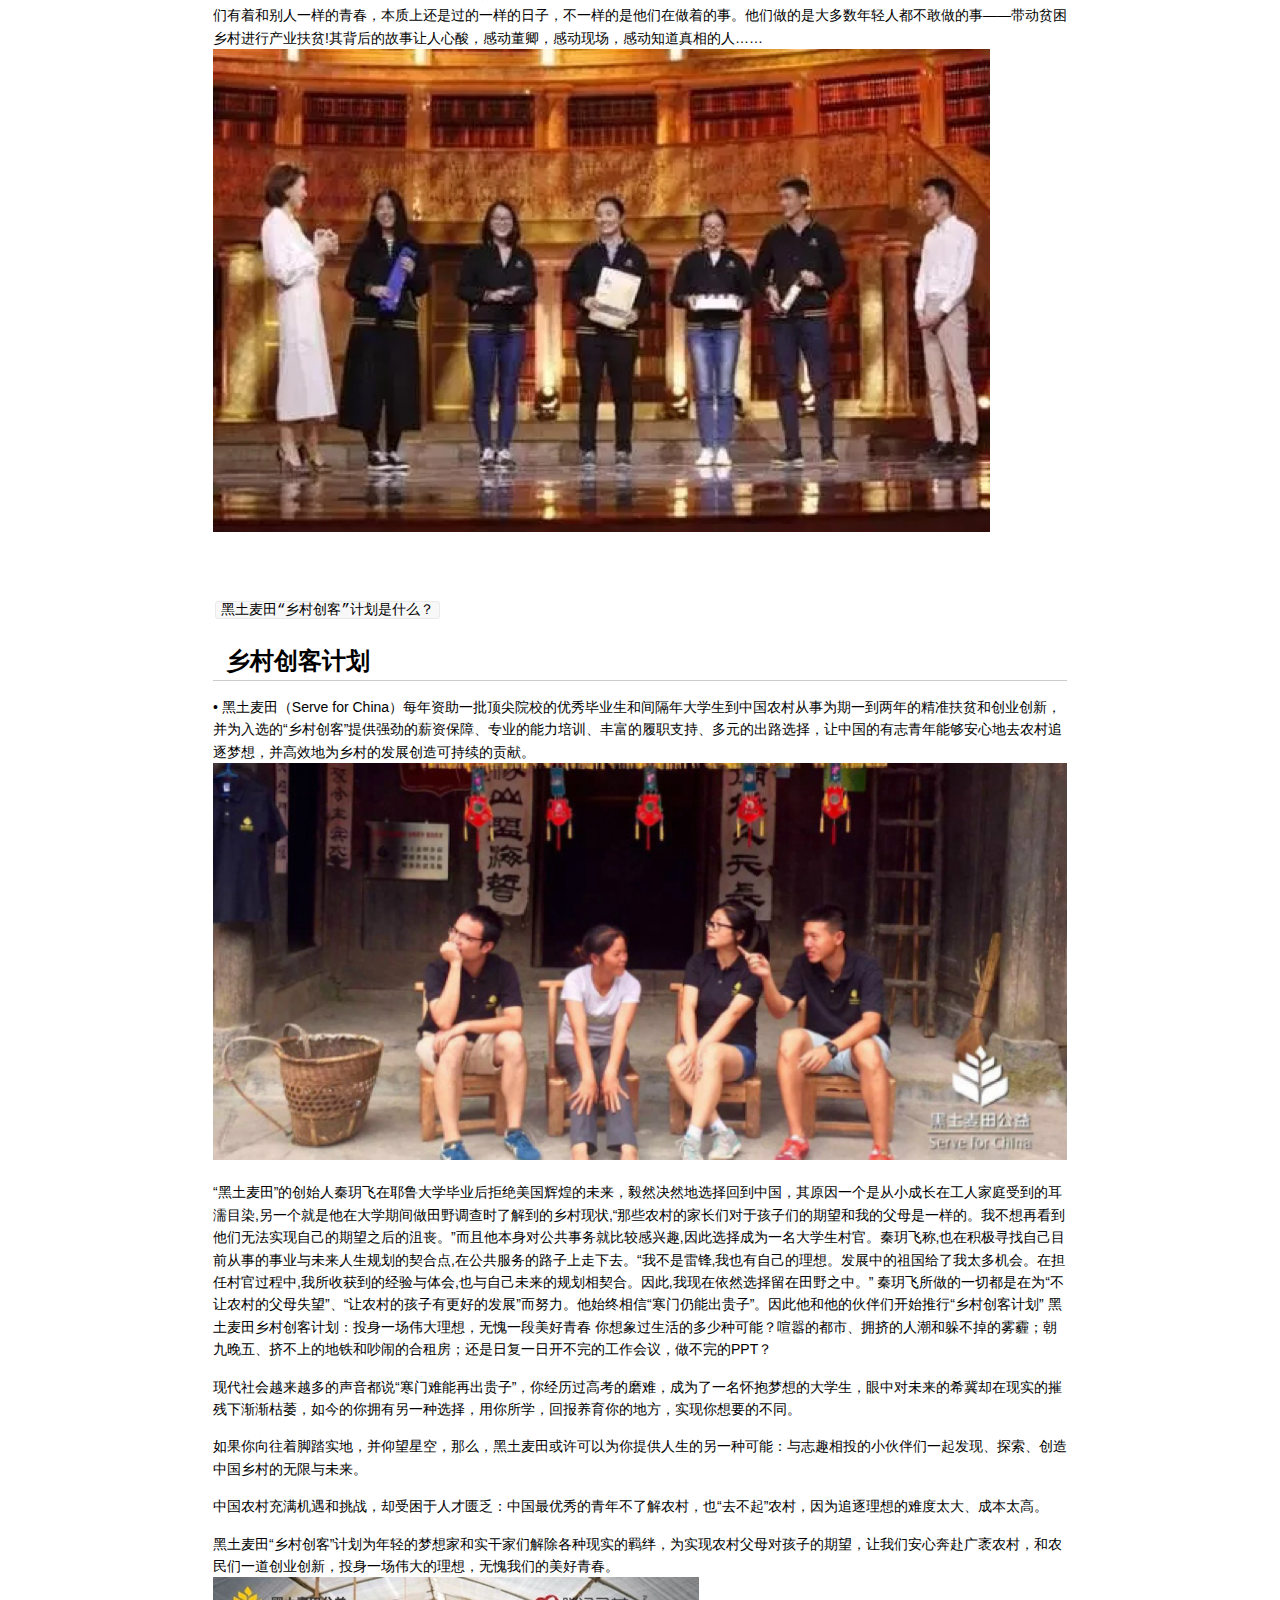
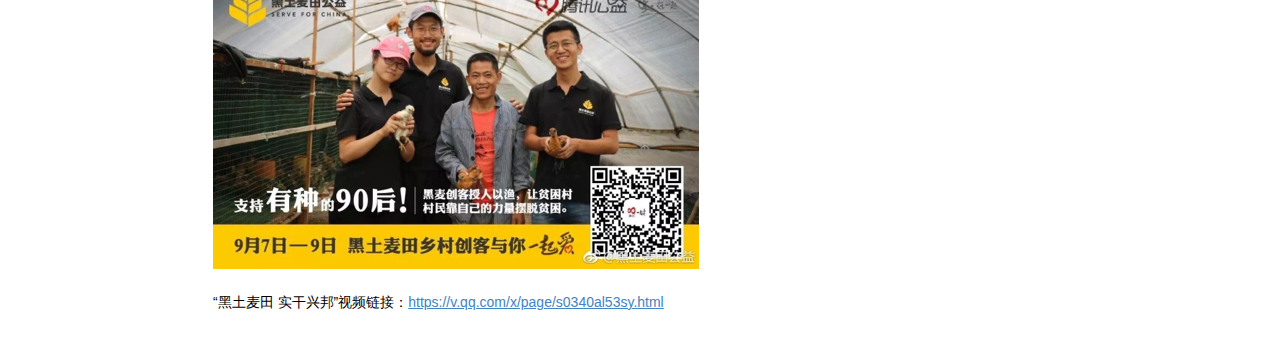
<file: 9.28.html>
<!DOCTYPE html>
<html>

<head>

<meta charset="utf-8">
<meta name="viewport" content="width=device-width, initial-scale=1.0, user-scalable=yes">
<title>9.28</title>


<style type="text/css">
body {
  font-family: Helvetica, arial, sans-serif;
  font-size: 14px;
  line-height: 1.6;
  padding-top: 10px;
  padding-bottom: 10px;
  background-color: white;
  padding: 30px; }

body > *:first-child {
  margin-top: 0 !important; }
body > *:last-child {
  margin-bottom: 0 !important; }

a {
  color: #4183C4; }
a.absent {
  color: #cc0000; }
a.anchor {
  display: block;
  padding-left: 30px;
  margin-left: -30px;
  cursor: pointer;
  position: absolute;
  top: 0;
  left: 0;
  bottom: 0; }

h1, h2, h3, h4, h5, h6 {
  margin: 20px 0 10px;
  padding: 0;
  font-weight: bold;
  -webkit-font-smoothing: antialiased;
  cursor: text;
  position: relative; }

h1:hover a.anchor, h2:hover a.anchor, h3:hover a.anchor, h4:hover a.anchor, h5:hover a.anchor, h6:hover a.anchor {
  background: url([data-uri]) no-repeat 10px center;
  text-decoration: none; }

h1 tt, h1 code {
  font-size: inherit; }

h2 tt, h2 code {
  font-size: inherit; }

h3 tt, h3 code {
  font-size: inherit; }

h4 tt, h4 code {
  font-size: inherit; }

h5 tt, h5 code {
  font-size: inherit; }

h6 tt, h6 code {
  font-size: inherit; }

h1 {
  font-size: 28px;
  color: black; }

h2 {
  font-size: 24px;
  border-bottom: 1px solid #cccccc;
  color: black; }

h3 {
  font-size: 18px; }

h4 {
  font-size: 16px; }

h5 {
  font-size: 14px; }

h6 {
  color: #777777;
  font-size: 14px; }

p, blockquote, ul, ol, dl, li, table, pre {
  margin: 15px 0; }

hr {
  background: transparent url([data-uri]) repeat-x 0 0;
  border: 0 none;
  color: #cccccc;
  height: 4px;
  padding: 0;
}

body > h2:first-child {
  margin-top: 0;
  padding-top: 0; }
body > h1:first-child {
  margin-top: 0;
  padding-top: 0; }
  body > h1:first-child + h2 {
    margin-top: 0;
    padding-top: 0; }
body > h3:first-child, body > h4:first-child, body > h5:first-child, body > h6:first-child {
  margin-top: 0;
  padding-top: 0; }

a:first-child h1, a:first-child h2, a:first-child h3, a:first-child h4, a:first-child h5, a:first-child h6 {
  margin-top: 0;
  padding-top: 0; }

h1 p, h2 p, h3 p, h4 p, h5 p, h6 p {
  margin-top: 0; }

li p.first {
  display: inline-block; }
li {
  margin: 0; }
ul, ol {
  padding-left: 30px; }

ul :first-child, ol :first-child {
  margin-top: 0; }

dl {
  padding: 0; }
  dl dt {
    font-size: 14px;
    font-weight: bold;
    font-style: italic;
    padding: 0;
    margin: 15px 0 5px; }
    dl dt:first-child {
      padding: 0; }
    dl dt > :first-child {
      margin-top: 0; }
    dl dt > :last-child {
      margin-bottom: 0; }
  dl dd {
    margin: 0 0 15px;
    padding: 0 15px; }
    dl dd > :first-child {
      margin-top: 0; }
    dl dd > :last-child {
      margin-bottom: 0; }

blockquote {
  border-left: 4px solid #dddddd;
  padding: 0 15px;
  color: #777777; }
  blockquote > :first-child {
    margin-top: 0; }
  blockquote > :last-child {
    margin-bottom: 0; }

table {
  padding: 0;border-collapse: collapse; }
  table tr {
    border-top: 1px solid #cccccc;
    background-color: white;
    margin: 0;
    padding: 0; }
    table tr:nth-child(2n) {
      background-color: #f8f8f8; }
    table tr th {
      font-weight: bold;
      border: 1px solid #cccccc;
      margin: 0;
      padding: 6px 13px; }
    table tr td {
      border: 1px solid #cccccc;
      margin: 0;
      padding: 6px 13px; }
    table tr th :first-child, table tr td :first-child {
      margin-top: 0; }
    table tr th :last-child, table tr td :last-child {
      margin-bottom: 0; }

img {
  max-width: 100%; }

span.frame {
  display: block;
  overflow: hidden; }
  span.frame > span {
    border: 1px solid #dddddd;
    display: block;
    float: left;
    overflow: hidden;
    margin: 13px 0 0;
    padding: 7px;
    width: auto; }
  span.frame span img {
    display: block;
    float: left; }
  span.frame span span {
    clear: both;
    color: #333333;
    display: block;
    padding: 5px 0 0; }
span.align-center {
  display: block;
  overflow: hidden;
  clear: both; }
  span.align-center > span {
    display: block;
    overflow: hidden;
    margin: 13px auto 0;
    text-align: center; }
  span.align-center span img {
    margin: 0 auto;
    text-align: center; }
span.align-right {
  display: block;
  overflow: hidden;
  clear: both; }
  span.align-right > span {
    display: block;
    overflow: hidden;
    margin: 13px 0 0;
    text-align: right; }
  span.align-right span img {
    margin: 0;
    text-align: right; }
span.float-left {
  display: block;
  margin-right: 13px;
  overflow: hidden;
  float: left; }
  span.float-left span {
    margin: 13px 0 0; }
span.float-right {
  display: block;
  margin-left: 13px;
  overflow: hidden;
  float: right; }
  span.float-right > span {
    display: block;
    overflow: hidden;
    margin: 13px auto 0;
    text-align: right; }

code, tt {
  margin: 0 2px;
  padding: 0 5px;
  white-space: nowrap;
  border: 1px solid #eaeaea;
  background-color: #f8f8f8;
  border-radius: 3px; }

pre code {
  margin: 0;
  padding: 0;
  white-space: pre;
  border: none;
  background: transparent; }

.highlight pre {
  background-color: #f8f8f8;
  border: 1px solid #cccccc;
  font-size: 13px;
  line-height: 19px;
  overflow: auto;
  padding: 6px 10px;
  border-radius: 3px; }

pre {
  background-color: #f8f8f8;
  border: 1px solid #cccccc;
  font-size: 13px;
  line-height: 19px;
  overflow: auto;
  padding: 6px 10px;
  border-radius: 3px; }
  pre code, pre tt {
    background-color: transparent;
    border: none; }

sup {
    font-size: 0.83em;
    vertical-align: super;
    line-height: 0;
}

kbd {
  display: inline-block;
  padding: 3px 5px;
  font-size: 11px;
  line-height: 10px;
  color: #555;
  vertical-align: middle;
  background-color: #fcfcfc;
  border: solid 1px #ccc;
  border-bottom-color: #bbb;
  border-radius: 3px;
  box-shadow: inset 0 -1px 0 #bbb
}

* {
	-webkit-print-color-adjust: exact;
}
@media screen and (min-width: 914px) {
    body {
        width: 854px;
        margin:0 auto;
    }
}
@media print {
	table, pre {
		page-break-inside: avoid;
	}
	pre {
		word-wrap: break-word;
	}
}
</style>


</head>

<body>

<h1 id="toc_0">网络营销案例2</h1>

<h2 id="toc_1">我奋斗了18年是否要和你坐在“星巴克”一起喝咖啡？！</h2>

<p>一篇文章《我奋斗了18年，才和你坐在“星巴克”一起喝咖啡》，对那位出身农村，刻苦学习，在高考的独木桥上奋勇搏杀进知名大学校园，最终读完硕士，成为坐拥百万年薪的城市白领感觉似曾相识，我们除了感慨这座大都市有多少这样艰苦奋斗，追逐梦想，认为一定要靠自己的天分和刻苦是可以改变自身命运的热血青年，他们通过个人奋斗洗去了乡村的印记，融进城市生活，星巴克的咖啡变成了一种城市中产阶级身份象征和一种荣耀。我们也渐渐服气这种优胜劣汰，教育仿佛是从小学、初中、高中、大学、研究生，一级一级上来的完美淘汰制度，终将留下那些储备知识，锻炼思维，增强能力，从旁人所不及的事情，脱颖而出，一鸣惊人，才能悠然淡定的有时间、喝得起星巴克的咖啡。但最近2017年北京文科状元熊轩昂的一番话，实力真诚的打脸。寒门难出贵子，社会的阶级分层是否不再看你有多努力，多聪明，多坚持，而是开始赤裸裸的现实告诉你会在开始就输在人生的起跑线上？！</p>

<p>那我们再来看看2016感动中国的小伙子秦玥飞吧，这位1985年出生在重庆的美国耶鲁大学全额奖学金获得者，没有选择逆袭后的穿西装、拿高薪、喝咖啡的优越金领生活，而是成为了湖南省衡山县福田铺乡白云村的一名大学生村官。他在2013年荣获乡村 “最美村官 ”；2015年发起黑土麦田公益计划；他在乡村交出的工作业绩和他的耶鲁答卷一样令人惊讶和敬佩，短短几年，修缮硬化村级道路、安装路灯、改善农田灌溉设施、引进信息化教育设备、改扩建敬老院、提供校车安全保障，有利倡导乡村公益项目的落地实施，为当地谋取民生福祉做出了巨大贡献。就像他在《感动中国》中的人物评价：“在殿堂和田垄之间，你选择后者。脚踏泥泞，俯首躬行，在荆棘和贫穷中拓荒，洒下的汗水是青春，埋下的种子叫理想。守在悉心耕耘的大地，静待收获的时节。”
<div align=center>
<img src="images/9.28_1.png" alt="">
</div></p>

<p>这三位营销案例中的人物更像时光交错中的三代知识分子的一个侧面，砥砺奋进改变自身命运的同时，是否有这份责任和勇气为改善底层人民的生活状况和教育状况而尽一份自己的能力，起码理念上的变更，不再人为地在上升的通道上，设置障碍，让乡村也富享民国待遇，享受城市化的果实，通畅无阻地在城市通过打工或者经商致富。而不是施舍式地帮助，象征性的名额调剂，但愿寒门出贵子不再是一个奇迹。</p>

<ol>
<li> 请结合案例“寒门有无贵子”事件和你的观点写一篇微信营销的软文推送文稿，要求图文结合，3000字以上文稿，内容旨在为黑土麦田公益组织作网络营销宣传。</li>
</ol>

<p>附录：<a href="http://bbs.tianya.cn/post-develop-49233-1.shtml">http://bbs.tianya.cn/post-develop-49233-1.shtml</a>《我奋斗了18年，才和你坐在一起喝咖啡》》文章链接</p>

<p>附录：北大文科状元采访视频：<a href="http://v.youku.com/v_show/id_XMjg3MTk0OTkyOA==.html">http://v.youku.com/v<em>show/id</em>XMjg3MTk0OTkyOA==.html</a>和英语流利说软文公益推送文稿：<a href="http://mp.weixin.qq.com/s/fkJiOdUkyjUp43wW5RNgqg">http://mp.weixin.qq.com/s/fkJiOdUkyjUp43wW5RNgqg</a></p>

<p>附录：秦玥飞在朗读者节目中的朗诵《泥泞》视频：<a href="http://www.iqiyi.com/v_19rraalv7o.html">http://www.iqiyi.com/v_19rraalv7o.html</a></p>

<p>软文：是指通过特定的概念诉求、以摆事实讲道理的方式使消费者走进企业设定的“思维圈”，以强有力的针对性心理攻击迅速实现产品销售的文字（图片）模式。</p>

<p><br><br></p>

<hr>

<p><br><br></p>

<h1 id="toc_2">让梦想扎进泥土，走少有人走过的路</h1>

<p>“在殿堂和田垄之间，你选择后者，脚踏泥泞俯首躬行，在荆棘和贫穷中拓荒，洒下的汗水是青春，埋下的种子叫理想，守在悉心耕耘的大地，静待收获的时节。”——秦玥飞
<img src="images/9.28_2.png" alt=""></p>

<h2 id="toc_3">黑土麦田公益</h2>

<p>你相信知识改变命运吗？你相信寒门出贵子吗？北京新科高考状元已经不相信了！日前，北京高考状元的桂冠被北京二中一位实诚孩子熊轩昂摘得！这孩子接受采访时说的一番话这两天刷爆朋友圈。
状元说的很扎心：
我觉得农村地区的孩子越来越难考上好学校，我是普通家庭长大的，但是衣食无忧，父母都是知识分子，而且在北京这种大城市，在教育资源上享受到这种得天独厚的条件可能是外地孩子或农村孩子所完全享受不到的，这种东西让我在学习的时候可能相对来说能走一些捷径。</p>

<h3 id="toc_4">全国政协委员、北京中华民族博物馆馆长王平：</h3>

<p>我们也不要鼓励我们农村的孩子去上大学，因为一旦农村孩子读了大学，就回不到自己的家乡，回不去自己的家乡就是一个悲剧。
“你看看现在，咱们花了多少钱供一个大学生，上大学是要很大费用的，往往一个家有一个大学生就返贫了。”她还说，供完了大学生进城以后，就不回农村了。她还表示，一边是就业难，一边是自己不愿回农村。“在城市里呢，蜗居在北京或者蜗居在他读书的地方，可是蜗居后，要到什么时候才能买得起房？像这么高的房价，什么时候买得起？好了，这样他自己这一代牺牲了，将来他还得有他的第二代，到那个时候，他可能才适应这个城市。”王平认为，农村的孩子如果读的是中专或是高中的话，他就会回到农村。“他们不用来城里，在农村也许就发展起来了，有技术，有目标，有幸福。”
<img src="images/9.28_3.png" alt=""></p>

<h3 id="toc_5">“用你的创业方式减少贫困，用你的创业激情定义公益。”<br>这是黑土麦田创客招募计划中的一句话。</h3>

<h2 id="toc_6">什么是“黑土麦田”</h2>

<p>黑土麦田（Serve for China）是民政部批准成立的全国性公益组织，由耶鲁大学的三位优秀中国毕业生发起，旨在培育杰出的农村创业者和农村公共服务者，为乡村创造可持续的影响，让中国的优秀青年易于投身公共事业，用实干与创新为脱贫攻坚和农村发展做出贡献，通过磨砺成长为中国和世界的建设者。</p>

<h2 id="toc_7">什么人组成了“黑土麦田”</h2>

<p>黑土麦田的团队一半是清华、北大、耶鲁、哈佛等著名高校的优秀毕业生，来自金融、商业、科技、学术等领域；团队的另一半则是在农村建设一线拼搏的农村创客，拥有丰富的农村工作经验。黑土麦田的联合发起人秦玥飞从耶鲁本科毕业后至今一直扎根农村担任大学生村官，曾被央视评为全国“最美村官”。
君自故乡来，应知故乡事
当很多年轻人都往大城市涌的时候，有些人却选择回到了自己在农村的家乡。这是一批刚毕业的大学生，这是一批有志青年，这是一批黑土麦田的扶贫专员。他们来自不同大学的不同专业，完全可以在城市里谋一份不错的职业，但在当下“大众创业、万众创新”的时代，农村独有的生态自然资源触动了他们“创业”敏感的神经，在城市和农村之间，他们的选择是:回家去，回到农村去，背靠青山，脚踩黄土，创一番自己的事业!
这是一群为了建设家乡的理想而奋斗的青年，他们曾经的身份是知名大学的毕业生、海外留学生，但这些并没有为他们带来过多的光环，而是肩负了一份责任感，他们不忘初心，用年轻的智慧，深入农村家乡，根据当地的生态农业做可持续经济增长产品，帮助当地的农民发家致富。</p>

<h2 id="toc_8">“黑土麦田”做了些什么</h2>

<p><img src="images/9.28_4.png" alt=""></p>

<h3 id="toc_9"><strong>2015年</strong></h3>

<p>黑土麦田在四川绵阳、山东东营、江西宜春、广西来宾、西藏山南等地为大量农村创客提供了资金众筹、电商下乡、乡村普法、创业帮扶等方面的服务，取得了突破性的成果。同年，黑土麦田夺得OTEC创业大赛全球决赛冠军、年度最佳项目奖、最佳“互联网+”类项目奖，并入选北京市朝阳区“凤凰计划”。国家领导人曾到访黑土麦田并给予高度评价。</p>

<h3 id="toc_10"><strong>2016年</strong></h3>

<p>黑土麦田推出“农村创客”计划 （Serve for China Fellowship），每年资助一批全国和海外顶尖高校的优秀毕业生以“大学生村官”的灵活身份到农村从事为期至少两年的创业创新和精准扶贫。入选Fellows的主要工作内容是：通过创新服务帮助农村经济组织负责人更高效地创业，通过整合资源带领返乡青年等农民进行创业实践，解决当地在公共卫生等民生领域最迫切的问题。<strong>9月</strong>，来自海内外各大高校的黑土麦田乡村创客前往4个省的15个贫困村，立足当地实际，通过“造血”的方式，利用当地的资源优势创新产业，帮助当地村民精准脱贫。创业扶贫需要方法，黑土麦田公益需要形成良性的造血机制。
黑土麦田会为Fellows提供经济、履职、出路等方面的保障，实现优秀人才下得去、待得住、干得好、流得动。黑土麦田Fellows将在未来成为优秀的农村创业致富带头人、高素质基层公务员、企业或投资机构中的农村市场专家等。
创业与创新，实干与兴邦
　　这群年轻人正在用全新的方式在全球数字化的今天一点点镌刻历史，他们用自己的行动实干兴邦，他们用自己的信念坚决勇闯，这也是黑土麦田公益能够感动所有人的理由，它不是融资平台，不是销售平台，而是年轻人用创业的方式减少贫困的公益的平台，旨在让中国的优秀青年易于投身公共事业，用实干与创新为脱贫攻坚和农村发展作出贡献，通过磨砺成长为中国的前行建设者。
　　<img src="images/9.28_5.png" alt="">
　　
这就是《朗读者》上董卿现场说“喝一口精神百倍，永葆青春”的苞谷烧，这就是他们为湘西农民打开销路的一款产品，这就是他们的理想!他们不忘桑梓情，倾力回报家乡恩。
<img src="images/9.28_6.png" alt=""></p>

<p>这里不止有苞谷烧的故事，还有苞谷酸。苞谷酸是湘西人民的“老干妈”，每当怀揣梦想的年轻人准备踏上征程，去外边世界闯一闯的时候，心系儿女的母亲们就会为他们准备一些苞谷酸，让他们出门在外，依然能感受到家的味道。作为乡土文化，这些传统的手工技能，能够得到更大的市场且流传是黑土麦田在湖南省花垣县磨老村的扶贫专员们想要做的事，因此黑土麦田的扶贫专员便和当地村民一起做起了苞谷酸事业。除了这两款产品，扶贫专员们还在村子里和绣娘一起发展苗绣、开发当地特色农产品等，力图帮助村民发展自己的事业，带动乡村发展，从而留住更多人才，构建更好家乡。
《朗读者》用精美的文字、用最平实的情感读出文字背后的价值，为人们展现有血有肉的真实人物情感。董卿在一期节目开始就提出观点，“生存还是毁灭，这是一个永恒的选择题，以至于到最后我们成为什么样的人，可能不在于我们的能力，而在于我们的选择。”她在这个观点中推出了一群年轻人，并心甘情愿地为他们手中的腊肉、苞谷烧、山茶油等农产品做“广告”。他们有着和别人一样的青春，本质上还是过的一样的日子，不一样的是他们在做着的事。他们做的是大多数年轻人都不敢做的事——带动贫困乡村进行产业扶贫!其背后的故事让人心酸，感动董卿，感动现场，感动知道真相的人……
<img src="images/9.28_7.png" alt=""></p>

<p><br><br>
<code>黑土麦田“乡村创客”计划是什么？</code></p>

<h2 id="toc_11">  乡村创客计划  </h2>

<p>•   黑土麦田（Serve for China）每年资助一批顶尖院校的优秀毕业生和间隔年大学生到中国农村从事为期一到两年的精准扶贫和创业创新，并为入选的“乡村创客”提供强劲的薪资保障、专业的能力培训、丰富的履职支持、多元的出路选择，让中国的有志青年能够安心地去农村追逐梦想，并高效地为乡村的发展创造可持续的贡献。
<img src="images/9.28_8.png" alt=""></p>

<p>“黑土麦田”的创始人秦玥飞在耶鲁大学毕业后拒绝美国辉煌的未来，毅然决然地选择回到中国，其原因一个是从小成长在工人家庭受到的耳濡目染,另一个就是他在大学期间做田野调查时了解到的乡村现状,“那些农村的家长们对于孩子们的期望和我的父母是一样的。我不想再看到他们无法实现自己的期望之后的沮丧。”而且他本身对公共事务就比较感兴趣,因此选择成为一名大学生村官。秦玥飞称,也在积极寻找自己目前从事的事业与未来人生规划的契合点,在公共服务的路子上走下去。“我不是雷锋,我也有自己的理想。发展中的祖国给了我太多机会。在担任村官过程中,我所收获到的经验与体会,也与自己未来的规划相契合。因此,我现在依然选择留在田野之中。”
秦玥飞所做的一切都是在为“不让农村的父母失望”、“让农村的孩子有更好的发展”而努力。他始终相信“寒门仍能出贵子”。因此他和他的伙伴们开始推行“乡村创客计划”
黑土麦田乡村创客计划：投身一场伟大理想，无愧一段美好青春
你想象过生活的多少种可能？喧嚣的都市、拥挤的人潮和躲不掉的雾霾；朝九晚五、挤不上的地铁和吵闹的合租房；还是日复一日开不完的工作会议，做不完的PPT？</p>

<p>现代社会越来越多的声音都说“寒门难能再出贵子”，你经历过高考的磨难，成为了一名怀抱梦想的大学生，眼中对未来的希冀却在现实的摧残下渐渐枯萎，如今的你拥有另一种选择，用你所学，回报养育你的地方，实现你想要的不同。</p>

<p>如果你向往着脚踏实地，并仰望星空，那么，黑土麦田或许可以为你提供人生的另一种可能：与志趣相投的小伙伴们一起发现、探索、创造中国乡村的无限与未来。</p>

<p>中国农村充满机遇和挑战，却受困于人才匮乏：中国最优秀的青年不了解农村，也“去不起”农村，因为追逐理想的难度太大、成本太高。</p>

<p>黑土麦田“乡村创客”计划为年轻的梦想家和实干家们解除各种现实的羁绊，为实现农村父母对孩子的期望，让我们安心奔赴广袤农村，和农民们一道创业创新，投身一场伟大的理想，无愧我们的美好青春。
<img src="images/9.28_9.png" alt=""></p>

<p>“黑土麦田 实干兴邦”视频链接：<a href="https://v.qq.com/x/page/s0340al53sy.html">https://v.qq.com/x/page/s0340al53sy.html</a></p>




</body>

</html>
</file>
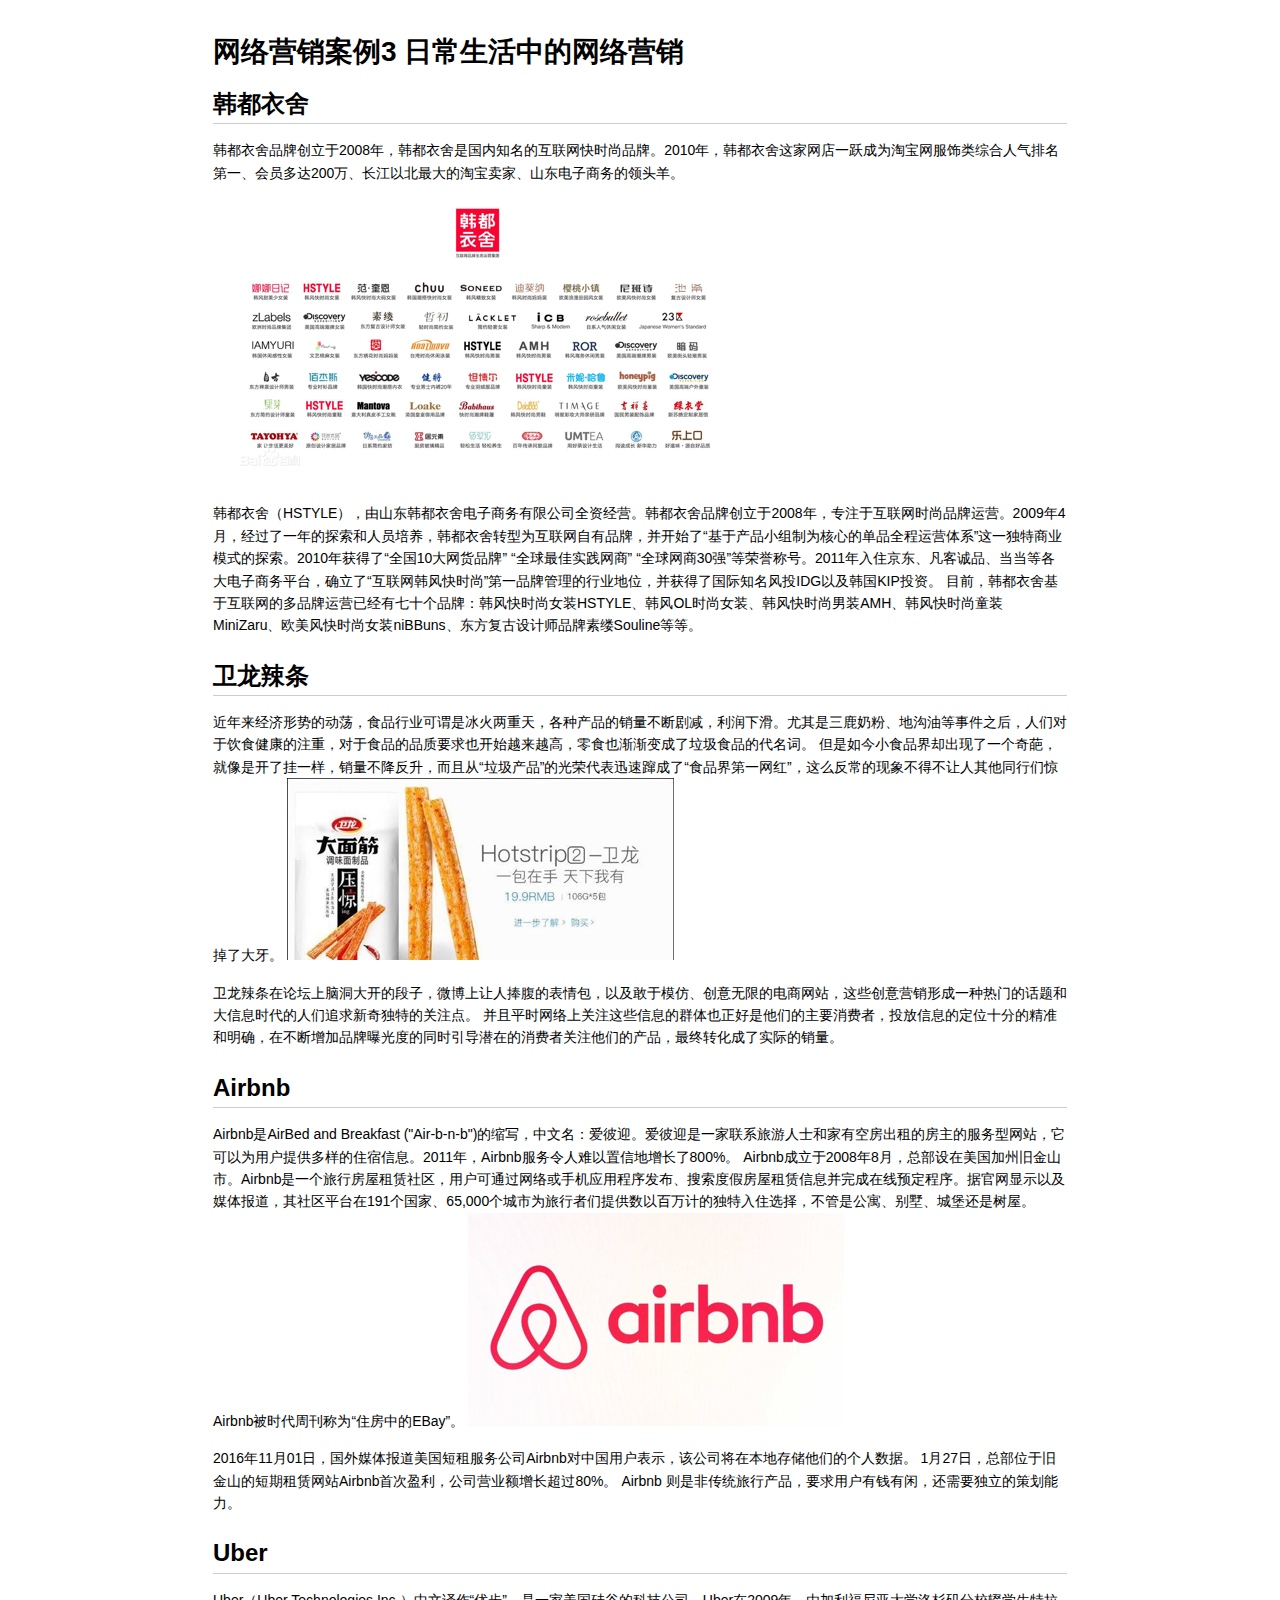
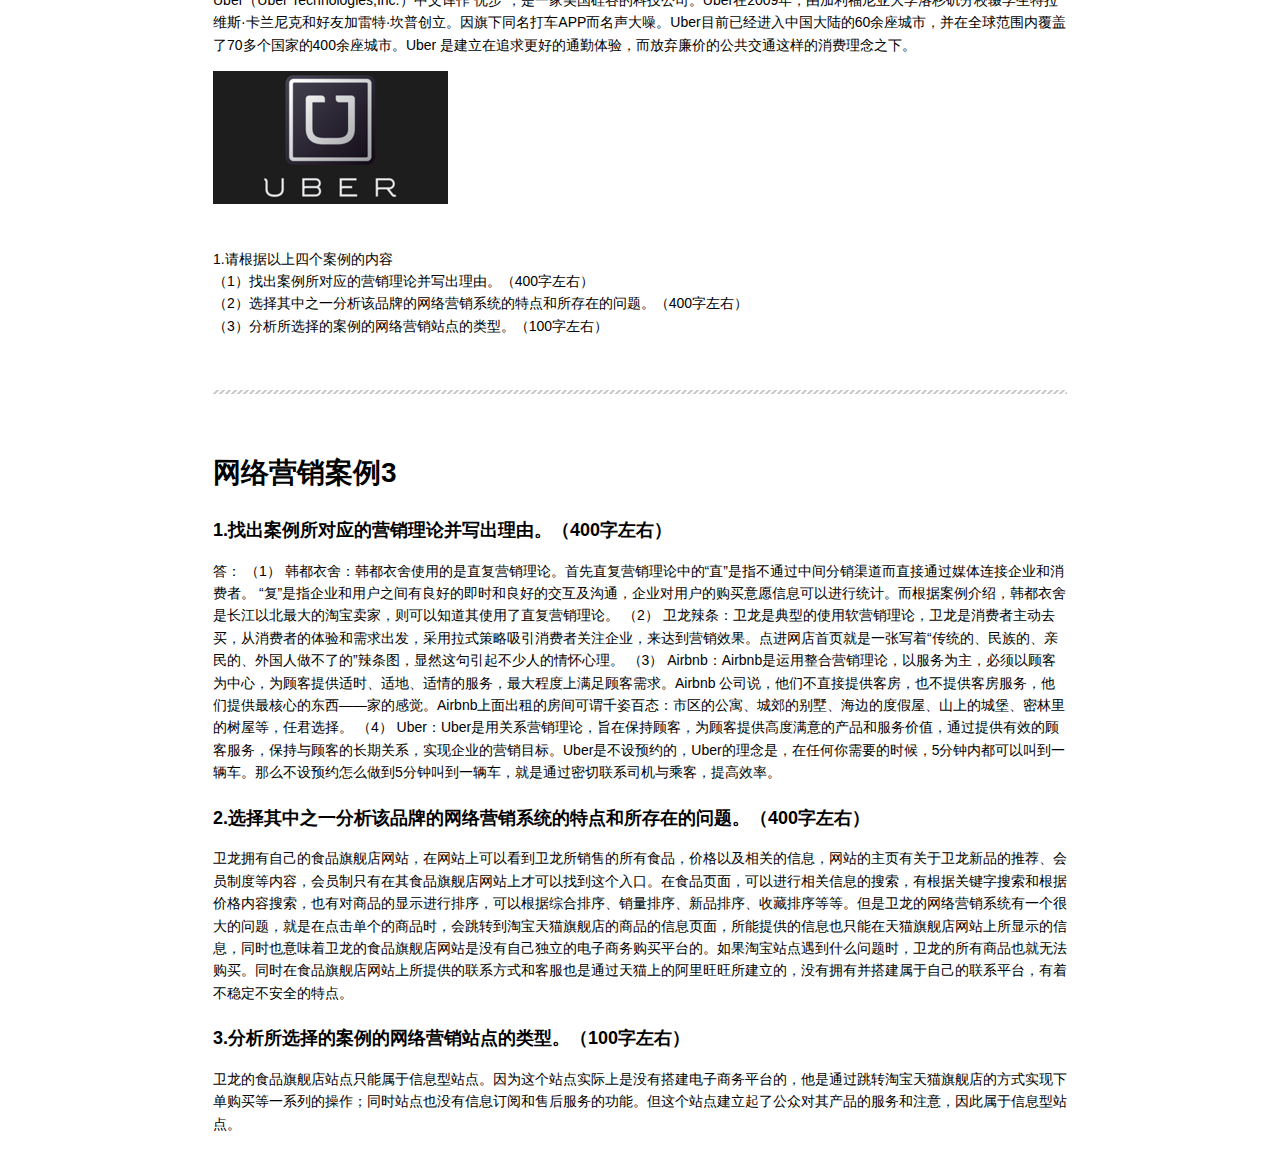
<file: 9.30.html>
<!DOCTYPE html>
<html>

<head>

<meta charset="utf-8">
<meta name="viewport" content="width=device-width, initial-scale=1.0, user-scalable=yes">
<title>9.30</title>


<style type="text/css">
body {
  font-family: Helvetica, arial, sans-serif;
  font-size: 14px;
  line-height: 1.6;
  padding-top: 10px;
  padding-bottom: 10px;
  background-color: white;
  padding: 30px; }

body > *:first-child {
  margin-top: 0 !important; }
body > *:last-child {
  margin-bottom: 0 !important; }

a {
  color: #4183C4; }
a.absent {
  color: #cc0000; }
a.anchor {
  display: block;
  padding-left: 30px;
  margin-left: -30px;
  cursor: pointer;
  position: absolute;
  top: 0;
  left: 0;
  bottom: 0; }

h1, h2, h3, h4, h5, h6 {
  margin: 20px 0 10px;
  padding: 0;
  font-weight: bold;
  -webkit-font-smoothing: antialiased;
  cursor: text;
  position: relative; }

h1:hover a.anchor, h2:hover a.anchor, h3:hover a.anchor, h4:hover a.anchor, h5:hover a.anchor, h6:hover a.anchor {
  background: url([data-uri]) no-repeat 10px center;
  text-decoration: none; }

h1 tt, h1 code {
  font-size: inherit; }

h2 tt, h2 code {
  font-size: inherit; }

h3 tt, h3 code {
  font-size: inherit; }

h4 tt, h4 code {
  font-size: inherit; }

h5 tt, h5 code {
  font-size: inherit; }

h6 tt, h6 code {
  font-size: inherit; }

h1 {
  font-size: 28px;
  color: black; }

h2 {
  font-size: 24px;
  border-bottom: 1px solid #cccccc;
  color: black; }

h3 {
  font-size: 18px; }

h4 {
  font-size: 16px; }

h5 {
  font-size: 14px; }

h6 {
  color: #777777;
  font-size: 14px; }

p, blockquote, ul, ol, dl, li, table, pre {
  margin: 15px 0; }

hr {
  background: transparent url([data-uri]) repeat-x 0 0;
  border: 0 none;
  color: #cccccc;
  height: 4px;
  padding: 0;
}

body > h2:first-child {
  margin-top: 0;
  padding-top: 0; }
body > h1:first-child {
  margin-top: 0;
  padding-top: 0; }
  body > h1:first-child + h2 {
    margin-top: 0;
    padding-top: 0; }
body > h3:first-child, body > h4:first-child, body > h5:first-child, body > h6:first-child {
  margin-top: 0;
  padding-top: 0; }

a:first-child h1, a:first-child h2, a:first-child h3, a:first-child h4, a:first-child h5, a:first-child h6 {
  margin-top: 0;
  padding-top: 0; }

h1 p, h2 p, h3 p, h4 p, h5 p, h6 p {
  margin-top: 0; }

li p.first {
  display: inline-block; }
li {
  margin: 0; }
ul, ol {
  padding-left: 30px; }

ul :first-child, ol :first-child {
  margin-top: 0; }

dl {
  padding: 0; }
  dl dt {
    font-size: 14px;
    font-weight: bold;
    font-style: italic;
    padding: 0;
    margin: 15px 0 5px; }
    dl dt:first-child {
      padding: 0; }
    dl dt > :first-child {
      margin-top: 0; }
    dl dt > :last-child {
      margin-bottom: 0; }
  dl dd {
    margin: 0 0 15px;
    padding: 0 15px; }
    dl dd > :first-child {
      margin-top: 0; }
    dl dd > :last-child {
      margin-bottom: 0; }

blockquote {
  border-left: 4px solid #dddddd;
  padding: 0 15px;
  color: #777777; }
  blockquote > :first-child {
    margin-top: 0; }
  blockquote > :last-child {
    margin-bottom: 0; }

table {
  padding: 0;border-collapse: collapse; }
  table tr {
    border-top: 1px solid #cccccc;
    background-color: white;
    margin: 0;
    padding: 0; }
    table tr:nth-child(2n) {
      background-color: #f8f8f8; }
    table tr th {
      font-weight: bold;
      border: 1px solid #cccccc;
      margin: 0;
      padding: 6px 13px; }
    table tr td {
      border: 1px solid #cccccc;
      margin: 0;
      padding: 6px 13px; }
    table tr th :first-child, table tr td :first-child {
      margin-top: 0; }
    table tr th :last-child, table tr td :last-child {
      margin-bottom: 0; }

img {
  max-width: 100%; }

span.frame {
  display: block;
  overflow: hidden; }
  span.frame > span {
    border: 1px solid #dddddd;
    display: block;
    float: left;
    overflow: hidden;
    margin: 13px 0 0;
    padding: 7px;
    width: auto; }
  span.frame span img {
    display: block;
    float: left; }
  span.frame span span {
    clear: both;
    color: #333333;
    display: block;
    padding: 5px 0 0; }
span.align-center {
  display: block;
  overflow: hidden;
  clear: both; }
  span.align-center > span {
    display: block;
    overflow: hidden;
    margin: 13px auto 0;
    text-align: center; }
  span.align-center span img {
    margin: 0 auto;
    text-align: center; }
span.align-right {
  display: block;
  overflow: hidden;
  clear: both; }
  span.align-right > span {
    display: block;
    overflow: hidden;
    margin: 13px 0 0;
    text-align: right; }
  span.align-right span img {
    margin: 0;
    text-align: right; }
span.float-left {
  display: block;
  margin-right: 13px;
  overflow: hidden;
  float: left; }
  span.float-left span {
    margin: 13px 0 0; }
span.float-right {
  display: block;
  margin-left: 13px;
  overflow: hidden;
  float: right; }
  span.float-right > span {
    display: block;
    overflow: hidden;
    margin: 13px auto 0;
    text-align: right; }

code, tt {
  margin: 0 2px;
  padding: 0 5px;
  white-space: nowrap;
  border: 1px solid #eaeaea;
  background-color: #f8f8f8;
  border-radius: 3px; }

pre code {
  margin: 0;
  padding: 0;
  white-space: pre;
  border: none;
  background: transparent; }

.highlight pre {
  background-color: #f8f8f8;
  border: 1px solid #cccccc;
  font-size: 13px;
  line-height: 19px;
  overflow: auto;
  padding: 6px 10px;
  border-radius: 3px; }

pre {
  background-color: #f8f8f8;
  border: 1px solid #cccccc;
  font-size: 13px;
  line-height: 19px;
  overflow: auto;
  padding: 6px 10px;
  border-radius: 3px; }
  pre code, pre tt {
    background-color: transparent;
    border: none; }

sup {
    font-size: 0.83em;
    vertical-align: super;
    line-height: 0;
}

kbd {
  display: inline-block;
  padding: 3px 5px;
  font-size: 11px;
  line-height: 10px;
  color: #555;
  vertical-align: middle;
  background-color: #fcfcfc;
  border: solid 1px #ccc;
  border-bottom-color: #bbb;
  border-radius: 3px;
  box-shadow: inset 0 -1px 0 #bbb
}

* {
	-webkit-print-color-adjust: exact;
}
@media screen and (min-width: 914px) {
    body {
        width: 854px;
        margin:0 auto;
    }
}
@media print {
	table, pre {
		page-break-inside: avoid;
	}
	pre {
		word-wrap: break-word;
	}
}
</style>


</head>

<body>

<h1 id="toc_0">网络营销案例3  日常生活中的网络营销</h1>

<h2 id="toc_1">韩都衣舍</h2>

<p>韩都衣舍品牌创立于2008年，韩都衣舍是国内知名的互联网快时尚品牌。2010年，韩都衣舍这家网店一跃成为淘宝网服饰类综合人气排名第一、会员多达200万、长江以北最大的淘宝卖家、山东电子商务的领头羊。 
<img src="images/9.30_1.png" alt=""></p>

<p>韩都衣舍（HSTYLE），由山东韩都衣舍电子商务有限公司全资经营。韩都衣舍品牌创立于2008年，专注于互联网时尚品牌运营。2009年4月，经过了一年的探索和人员培养，韩都衣舍转型为互联网自有品牌，并开始了“基于产品小组制为核心的单品全程运营体系”这一独特商业模式的探索。2010年获得了“全国10大网货品牌” “全球最佳实践网商” “全球网商30强”等荣誉称号。2011年入住京东、凡客诚品、当当等各大电子商务平台，确立了“互联网韩风快时尚”第一品牌管理的行业地位，并获得了国际知名风投IDG以及韩国KIP投资。
目前，韩都衣舍基于互联网的多品牌运营已经有七十个品牌：韩风快时尚女装HSTYLE、韩风OL时尚女装、韩风快时尚男装AMH、韩风快时尚童装MiniZaru、欧美风快时尚女装niBBuns、东方复古设计师品牌素缕Souline等等。</p>

<h2 id="toc_2">卫龙辣条</h2>

<p>近年来经济形势的动荡，食品行业可谓是冰火两重天，各种产品的销量不断剧减，利润下滑。尤其是三鹿奶粉、地沟油等事件之后，人们对于饮食健康的注重，对于食品的品质要求也开始越来越高，零食也渐渐变成了垃圾食品的代名词。
但是如今小食品界却出现了一个奇葩，就像是开了挂一样，销量不降反升，而且从“垃圾产品”的光荣代表迅速蹿成了“食品界第一网红”，这么反常的现象不得不让人其他同行们惊掉了大牙。
<img src="images/9.30_2.png" alt=""></p>

<p>卫龙辣条在论坛上脑洞大开的段子，微博上让人捧腹的表情包，以及敢于模仿、创意无限的电商网站，这些创意营销形成一种热门的话题和大信息时代的人们追求新奇独特的关注点。
并且平时网络上关注这些信息的群体也正好是他们的主要消费者，投放信息的定位十分的精准和明确，在不断增加品牌曝光度的同时引导潜在的消费者关注他们的产品，最终转化成了实际的销量。   </p>

<h2 id="toc_3">Airbnb</h2>

<p>Airbnb是AirBed and Breakfast (&quot;Air-b-n-b&quot;)的缩写，中文名：爱彼迎。爱彼迎是一家联系旅游人士和家有空房出租的房主的服务型网站，它可以为用户提供多样的住宿信息。2011年，Airbnb服务令人难以置信地增长了800%。
Airbnb成立于2008年8月，总部设在美国加州旧金山市。Airbnb是一个旅行房屋租赁社区，用户可通过网络或手机应用程序发布、搜索度假房屋租赁信息并完成在线预定程序。据官网显示以及媒体报道，其社区平台在191个国家、65,000个城市为旅行者们提供数以百万计的独特入住选择，不管是公寓、别墅、城堡还是树屋。Airbnb被时代周刊称为“住房中的EBay”。
<img src="images/9.30_3.png" alt=""></p>

<p>2016年11月01日，国外媒体报道美国短租服务公司Airbnb对中国用户表示，该公司将在本地存储他们的个人数据。
1月27日，总部位于旧金山的短期租赁网站Airbnb首次盈利，公司营业额增长超过80%。
Airbnb 则是非传统旅行产品，要求用户有钱有闲，还需要独立的策划能力。</p>

<h2 id="toc_4">Uber</h2>

<p>Uber（Uber Technologies,Inc.）中文译作“优步”，是一家美国硅谷的科技公司。Uber在2009年，由加利福尼亚大学洛杉矶分校辍学生特拉维斯·卡兰尼克和好友加雷特·坎普创立。因旗下同名打车APP而名声大噪。Uber目前已经进入中国大陆的60余座城市，并在全球范围内覆盖了70多个国家的400余座城市。Uber 是建立在追求更好的通勤体验，而放弃廉价的公共交通这样的消费理念之下。</p>

<p><img src="images/9.30_4.png" alt=""></p>

<p><br>
1.请根据以上四个案例的内容<br>
（1）找出案例所对应的营销理论并写出理由。（400字左右）<br>
（2）选择其中之一分析该品牌的网络营销系统的特点和所存在的问题。（400字左右）<br>
（3）分析所选择的案例的网络营销站点的类型。（100字左右）</p>

<p><br></p>

<hr>

<p><br></p>

<h1 id="toc_5">网络营销案例3</h1>

<h3 id="toc_6">1.找出案例所对应的营销理论并写出理由。（400字左右）</h3>

<p>答：
（1） 韩都衣舍：韩都衣舍使用的是直复营销理论。首先直复营销理论中的“直”是指不通过中间分销渠道而直接通过媒体连接企业和消费者。 “复”是指企业和用户之间有良好的即时和良好的交互及沟通，企业对用户的购买意愿信息可以进行统计。而根据案例介绍，韩都衣舍是长江以北最大的淘宝卖家，则可以知道其使用了直复营销理论。
（2） 卫龙辣条：卫龙是典型的使用软营销理论，卫龙是消费者主动去买，从消费者的体验和需求出发，采用拉式策略吸引消费者关注企业，来达到营销效果。点进网店首页就是一张写着“传统的、民族的、亲民的、外国人做不了的”辣条图，显然这句引起不少人的情怀心理。
（3） Airbnb：Airbnb是运用整合营销理论，以服务为主，必须以顾客为中心，为顾客提供适时、适地、适情的服务，最大程度上满足顾客需求。Airbnb 公司说，他们不直接提供客房，也不提供客房服务，他们提供最核心的东西——家的感觉。Airbnb上面出租的房间可谓千姿百态：市区的公寓、城郊的别墅、海边的度假屋、山上的城堡、密林里的树屋等，任君选择。
（4） Uber：Uber是用关系营销理论，旨在保持顾客，为顾客提供高度满意的产品和服务价值，通过提供有效的顾客服务，保持与顾客的长期关系，实现企业的营销目标。Uber是不设预约的，Uber的理念是，在任何你需要的时候，5分钟内都可以叫到一辆车。那么不设预约怎么做到5分钟叫到一辆车，就是通过密切联系司机与乘客，提高效率。</p>

<h3 id="toc_7">2.选择其中之一分析该品牌的网络营销系统的特点和所存在的问题。（400字左右）</h3>

<p>卫龙拥有自己的食品旗舰店网站，在网站上可以看到卫龙所销售的所有食品，价格以及相关的信息，网站的主页有关于卫龙新品的推荐、会员制度等内容，会员制只有在其食品旗舰店网站上才可以找到这个入口。在食品页面，可以进行相关信息的搜索，有根据关键字搜索和根据价格内容搜索，也有对商品的显示进行排序，可以根据综合排序、销量排序、新品排序、收藏排序等等。但是卫龙的网络营销系统有一个很大的问题，就是在点击单个的商品时，会跳转到淘宝天猫旗舰店的商品的信息页面，所能提供的信息也只能在天猫旗舰店网站上所显示的信息，同时也意味着卫龙的食品旗舰店网站是没有自己独立的电子商务购买平台的。如果淘宝站点遇到什么问题时，卫龙的所有商品也就无法购买。同时在食品旗舰店网站上所提供的联系方式和客服也是通过天猫上的阿里旺旺所建立的，没有拥有并搭建属于自己的联系平台，有着不稳定不安全的特点。</p>

<h3 id="toc_8">3.分析所选择的案例的网络营销站点的类型。（100字左右）</h3>

<p>卫龙的食品旗舰店站点只能属于信息型站点。因为这个站点实际上是没有搭建电子商务平台的，他是通过跳转淘宝天猫旗舰店的方式实现下单购买等一系列的操作；同时站点也没有信息订阅和售后服务的功能。但这个站点建立起了公众对其产品的服务和注意，因此属于信息型站点。</p>




</body>

</html>
</file>
